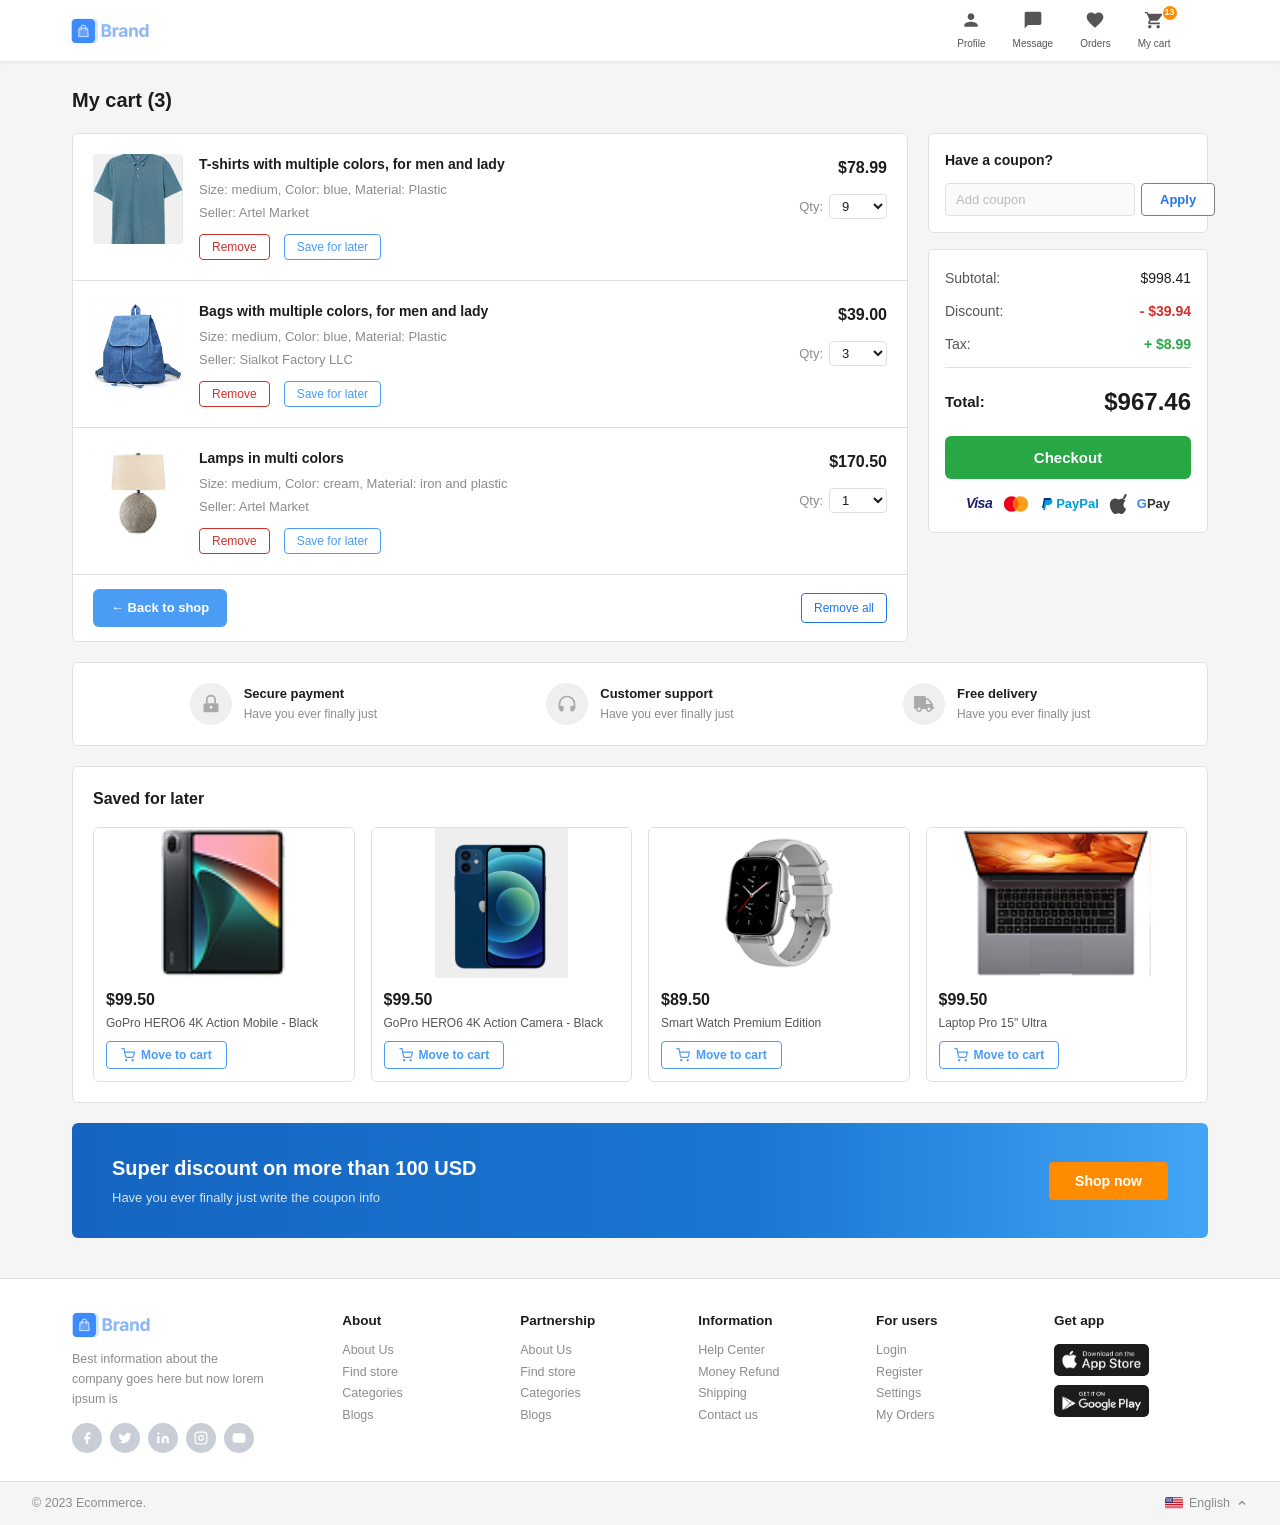
<file: web-cart.html>
<!DOCTYPE html>
<html lang="en">
<head>
  <meta charset="UTF-8" />
  <meta name="viewport" content="width=device-width, initial-scale=1.0" />
  <title>My Cart — Ecommerce</title>
  <link rel="stylesheet" href="css/web-cart.css" />
</head>
<body>

  <!-- ═══ HEADER ═══ -->
<header class="site-header">

   <!-- Top bar: Logo | Search | Icons -->
    <div class="header-top">
      <a href="#" class="brand">
        <img src="assets/assets/assets/Layout/Brand/logo-colored.png" alt="Brand" class="brand-logo">
      </a>


     <!-- Icon actions: Profile, Message, Orders, Cart — vertical icon+label -->
      <div class="header-actions">
  <!-- Profile -->
  <a href="#" class="icon-action">
    <span class="icon-svg">
      <svg width="22" height="22" viewBox="0 0 24 24" fill="currentColor" stroke="none">
        <path d="M12 12c2.21 0 4-1.79 4-4s-1.79-4-4-4-4 1.79-4 4 1.79 4 4 4zm0 2c-2.67 0-8 1.34-8 4v2h16v-2c0-2.66-5.33-4-8-4z"/>
      </svg>
    </span>
    <span>Profile</span>
  </a>
        <!-- Message -->
  <a href="#" class="icon-action">
    <span class="icon-svg">
      <svg width="22" height="22" viewBox="0 0 24 24" fill="currentColor" stroke="none">
        <path d="M20 2H4c-1.1 0-2 .9-2 2v18l4-4h14c1.1 0 2-.9 2-2V4c0-1.1-.9-2-2-2z"/>
      </svg>
    </span>
    <span>Message</span>
  </a>
       <a href="#" class="icon-action">
  <span class="icon-svg">
    <svg width="22" height="22" viewBox="0 0 24 24" fill="currentColor" stroke="none">
      <path d="M12 21.35l-1.45-1.32C5.4 15.36 2 12.28 2 8.5 2 5.42 4.42 3 7.5 3c1.74 0 3.41.81 4.5 2.09C13.09 3.81 14.76 3 16.5 3 19.58 3 22 5.42 22 8.5c0 3.78-3.4 6.86-8.55 11.54L12 21.35z"/>
    </svg>
  </span>
  <span>Orders</span>
</a>
         <a href="#" class="icon-action cart-icon">
    <span class="icon-svg">
      <svg width="22" height="22" viewBox="0 0 24 24" fill="currentColor" stroke="none">
        <path d="M7 18c-1.1 0-1.99.9-1.99 2S5.9 22 7 22s2-.9 2-2-.9-2-2-2zM1 2v2h2l3.6 7.59-1.35 2.45c-.16.28-.25.61-.25.96 0 1.1.9 2 2 2h12v-2H7.42c-.14 0-.25-.11-.25-.25l.03-.12L8.1 13h7.45c.75 0 1.41-.41 1.75-1.03L21.7 6c.1-.18.16-.39.16-.6 0-.55-.45-1-1-1H5.21l-.94-2H1zm16 16c-1.1 0-1.99.9-1.99 2s.89 2 1.99 2 2-.9 2-2-.9-2-2-2z"/>
      </svg>
    </span>
    <span>My cart</span>
    <span class="cart-count" id="cartCount">0</span>
  </a>
      </div>
    </div>
</header>

  <main class="main-wrap">

    <h1 class="page-title">My cart (3)</h1>

    <!-- CART LAYOUT: items left, summary right -->
    <div class="cart-layout">

      <!-- LEFT: Cart Items -->
      <div class="cart-items-col">

        <!-- Item 1 -->
        <div class="cart-item">
          <img src="assets/assets/assets/Layout/alibaba/Image/cloth/Bitmap.png" alt="T-shirt" class="item-img" />
          <div class="item-details">
            <div class="item-name">T-shirts with multiple colors, for men and lady</div>
            <div class="item-meta">Size: medium, Color: blue, Material: Plastic</div>
            <div class="item-seller">Seller: Artel Market</div>
            <div class="item-actions">
              <button class="btn-remove">Remove</button>
              <button class="btn-save">Save for later</button>
            </div>
          </div>
          <div class="item-right">
            <div class="item-price">$78.99</div>
            <div class="item-qty">
              <span class="qty-label">Qty:</span>
              <select class="qty-select">
                <option>9</option>
                <option>1</option><option>2</option><option>3</option>
                <option>4</option><option>5</option>
              </select>
            </div>
          </div>
        </div>

        <!-- Item 2 -->
        <div class="cart-item">
          <img src="assets/assets/assets/Layout/alibaba/Image/cloth/image 26.png" alt="T-shirt" class="item-img" />
          <div class="item-details">
            <div class="item-name">Bags with multiple colors, for men and lady</div>
            <div class="item-meta">Size: medium, Color: blue, Material: Plastic</div>
            <div class="item-seller">Seller: Sialkot Factory LLC</div>
            <div class="item-actions">
              <button class="btn-remove">Remove</button>
              <button class="btn-save">Save for later</button>
            </div>
          </div>
          <div class="item-right">
            <div class="item-price">$39.00</div>
            <div class="item-qty">
              <span class="qty-label">Qty:</span>
              <select class="qty-select">
                <option>3</option>
                <option>1</option><option>2</option>
              </select>
            </div>
          </div>
        </div>

        <!-- Item 3 -->
        <div class="cart-item">
          <img src="assets/assets/assets/Image/interior/6.png" alt="T-shirt" class="item-img" />
          <div class="item-details">
            <div class="item-name">Lamps in multi colors</div>
            <div class="item-meta">Size: medium, Color: cream, Material: iron and plastic</div>
            <div class="item-seller">Seller: Artel Market</div>
            <div class="item-actions">
              <button class="btn-remove">Remove</button>
              <button class="btn-save">Save for later</button>
            </div>
          </div>
          <div class="item-right">
            <div class="item-price">$170.50</div>
            <div class="item-qty">
              <span class="qty-label">Qty:</span>
              <select class="qty-select">
                <option>1</option>
                <option>2</option><option>3</option>
              </select>
            </div>
          </div>
        </div>

        <!-- Cart Bottom Bar -->
        <div class="cart-footer">
          <a href="#" class="btn-back-shop">&#8592; Back to shop</a>
          <a href="#" class="btn-remove-all">Remove all</a>
        </div>

      </div><!-- /cart-items-col -->

      <!-- RIGHT: Coupon + Summary -->
      <div class="summary-col">

        <!-- Coupon Box -->
        <div class="coupon-box">
          <div class="coupon-title">Have a coupon?</div>
          <div class="coupon-row">
            <input type="text" class="coupon-input" placeholder="Add coupon" />
            <button class="btn-apply">Apply</button>
          </div>
        </div>

        <!-- Order Summary -->
        <div class="order-summary">
          <div class="summary-row">
            <span class="sum-label">Subtotal:</span>
            <span class="sum-val">$1453.97</span>
          </div>
          <div class="summary-row">
            <span class="sum-label">Discount:</span>
            <span class="sum-val discount">- $60.00</span>
          </div>
          <div class="summary-row">
            <span class="sum-label">Tax:</span>
            <span class="sum-val tax">+ $14.00</span>
          </div>
          <hr class="sum-divider" />
          <div class="summary-row total-row">
            <span class="total-label">Total:</span>
            <span class="total-val">$1357.97</span>
          </div>

          <button class="btn-checkout">Checkout</button>

          <!-- Payment icons row -->
          <div class="payment-icons">
            <span class="pay-text visa-text">Visa</span>
            <svg class="pay-svg" width="32" height="20" viewBox="0 0 50 30"><circle cx="18" cy="15" r="12" fill="#eb001b"/><circle cx="32" cy="15" r="12" fill="#f79e1b"/><path d="M25 5.9a12 12 0 010 18.2A12 12 0 0125 5.9z" fill="#ff5f00"/></svg>
            <span class="pay-paypal">
              <svg width="14" height="16" viewBox="0 0 14 16" fill="none"><path d="M11.5 3C11.5 5.5 9.5 7 7 7H5L4 12H2L4 2h5c1.4 0 2.5 0.4 2.5 1z" fill="#003087"/><path d="M12.5 5C12.5 7.5 10.5 9 8 9H6L5 14H3L5 4h5c1.4 0 2.5 0.4 2.5 1z" fill="#009cde"/></svg>
              <span style="color:#009cde;font-weight:700;font-size:13px;">PayPal</span>
            </span>
            <svg class="pay-svg apple-pay" width="22" height="20" viewBox="0 0 814 1000"><path d="M788.1 340.9c-5.8 4.5-108.2 62.2-108.2 190.5 0 148.4 130.3 200.9 134.2 202.2-.6 3.2-20.7 71.9-68.7 141.9-42.8 61.6-87.5 123.1-155.5 123.1s-85.5-39.5-164-39.5c-76 0-103.7 40.8-165.9 40.8s-105-57.8-155.5-127.4C46 790.7 0 663 0 541.8c0-207.5 135.4-317.3 269-317.3 70.1 0 128.4 46.4 172.5 46.4 42.8 0 109.6-49.1 190.5-49.1zm-131.5-86.8c0-95.5 56.6-196.9 109.9-252.4a490 490 0 0188.5-80.1C847.7-79.5 833.2 0 833.2 10.9c0 97.3-56.5 196.2-111.3 252.4-54.8 56.2-130.3 96-203.3 96z" fill="#1a1a1a"/></svg>
            <span class="gpay-text">
              <span style="color:#4285f4;font-weight:700;font-size:13px;">G</span><span style="font-weight:700;font-size:13px;color:#333;"> Pay</span>
            </span>
          </div>
        </div>

      </div><!-- /summary-col -->
    </div><!-- /cart-layout -->

    <!-- TRUST BADGES -->
    <div class="trust-badges">
      <div class="trust-item">
        <span class="trust-icon-circle">
          <svg width="20" height="20" viewBox="0 0 24 24" fill="none">
            <rect x="3" y="11" width="18" height="11" rx="2" fill="#aaa"/>
            <path d="M7 11V7a5 5 0 0110 0v4" stroke="#aaa" stroke-width="2" fill="none"/>
            <circle cx="12" cy="16" r="1.5" fill="#fff"/>
          </svg>
        </span>
        <div class="trust-text">
          <div class="trust-title">Secure payment</div>
          <div class="trust-sub">Have you ever finally just</div>
        </div>
      </div>

      <div class="trust-item">
        <span class="trust-icon-circle">
          <svg width="20" height="20" viewBox="0 0 24 24" fill="none">
            <path d="M3 18v-6a9 9 0 0118 0v6" stroke="#aaa" stroke-width="2"/>
            <path d="M21 19a2 2 0 01-2 2h-1a2 2 0 01-2-2v-3a2 2 0 012-2h3z" fill="#aaa"/>
            <path d="M3 19a2 2 0 002 2h1a2 2 0 002-2v-3a2 2 0 00-2-2H3z" fill="#aaa"/>
          </svg>
        </span>
        <div class="trust-text">
          <div class="trust-title">Customer support</div>
          <div class="trust-sub">Have you ever finally just</div>
        </div>
      </div>

      <div class="trust-item">
        <span class="trust-icon-circle">
          <svg width="20" height="20" viewBox="0 0 640 512">
            <path d="M624 352h-16V262.1L479.5 93.9A48 48 0 00438.6 80H381V48c0-26.5-21.5-48-48-48H48C21.5 0 0 21.5 0 48v320c0 26.5 21.5 48 48 48h16c0 53 43 96 96 96s96-43 96-96h128c0 53 43 96 96 96s96-43 96-96h48c8.8 0 16-7.2 16-16v-32c0-8.8-7.2-16-16-16zM160 464c-26.5 0-48-21.5-48-48s21.5-48 48-48 48 21.5 48 48-21.5 48-48 48zm320 0c-26.5 0-48-21.5-48-48s21.5-48 48-48 48 21.5 48 48-21.5 48-48 48zm80-208H384V128h54.6l121.4 149.1V256z" fill="#aaa"/>
          </svg>
        </span>
        <div class="trust-text">
          <div class="trust-title">Free delivery</div>
          <div class="trust-sub">Have you ever finally just</div>
        </div>
      </div>
    </div>

    <!-- SAVED FOR LATER -->
    <section class="saved-section">
      <h2 class="section-title">Saved for later</h2>
      <div class="saved-grid">

        <div class="saved-item">
          <div class="saved-img-wrap">
            <img src="assets/assets/assets/Image/tech/image 32.png" alt="Laptop" />
          </div>
          <div class="saved-price">$99.50</div>
          <div class="saved-name">GoPro HERO6 4K Action Mobile - Black</div>
          <button class="btn-move-cart">
            <svg width="14" height="14" viewBox="0 0 24 24" fill="none" stroke="currentColor" stroke-width="2"><circle cx="9" cy="21" r="1"/><circle cx="20" cy="21" r="1"/><path d="M1 1h4l2.68 13.39a2 2 0 002 1.61h9.72a2 2 0 001.95-1.56l1.65-7.44H6"/></svg>
            Move to cart
          </button>
        </div>


        <div class="saved-item">
          <div class="saved-img-wrap">
            <img src="assets/assets/assets/Image/image 87.png" alt="Camera" />
          </div>
          <div class="saved-price">$99.50</div>
          <div class="saved-name">GoPro HERO6 4K Action Camera - Black</div>
          <button class="btn-move-cart">
            <svg width="14" height="14" viewBox="0 0 24 24" fill="none" stroke="currentColor" stroke-width="2"><circle cx="9" cy="21" r="1"/><circle cx="20" cy="21" r="1"/><path d="M1 1h4l2.68 13.39a2 2 0 002 1.61h9.72a2 2 0 001.95-1.56l1.65-7.44H6"/></svg>
            Move to cart
          </button>
           <div class="saved-item">
          <div class="saved-img-wrap">
            <img src="assets/assets/assets/Image/tech/8.png" alt="Watch" />
          </div>
          <div class="saved-price">$89.50</div>
          <div class="saved-name">GoPro HERO6 4K Action Camera - Black</div>
          <button class="btn-move-cart">
            <svg width="14" height="14" viewBox="0 0 24 24" fill="none" stroke="currentColor" stroke-width="2"><circle cx="9" cy="21" r="1"/><circle cx="20" cy="21" r="1"/><path d="M1 1h4l2.68 13.39a2 2 0 002 1.61h9.72a2 2 0 001.95-1.56l1.65-7.44H6"/></svg>
            Move to cart
          </button>
        </div>
        </div>
         <div class="saved-item">
          <div class="saved-img-wrap">
            <img src="assets/assets/assets/Image/tech/image 34.png" alt="Camera" />
          </div>
          <div class="saved-price">$99.50</div>
          <div class="saved-name">GoPro HERO6 4K Action Camera - Black</div>
          <button class="btn-move-cart">
            <svg width="14" height="14" viewBox="0 0 24 24" fill="none" stroke="currentColor" stroke-width="2"><circle cx="9" cy="21" r="1"/><circle cx="20" cy="21" r="1"/><path d="M1 1h4l2.68 13.39a2 2 0 002 1.61h9.72a2 2 0 001.95-1.56l1.65-7.44H6"/></svg>
            Move to cart
          </button>
        </div>
      </div>
    </section>

    <!-- PROMO BANNER -->
    <div class="promo-banner">
      <div class="promo-text">
        <div class="promo-title">Super discount on more than 100 USD</div>
        <div class="promo-sub">Have you ever finally just write the coupon info</div>
      </div>
      <button class="promo-btn">Shop now</button>
    </div>

  </main>

  <!-- FOOTER -->
  <footer class="site-footer">
    <div class="footer-inner">

      <div class="footer-brand-col">
        <div class="footer-brand">
          <img src="assets/assets/assets/Layout/Brand/logo-colored.png" alt="Brand" class="footer-brand-logo" />
        </div>
        <p>Best information about the company goes here but now lorem ipsum is</p>
        <div class="footer-socials">
          <a href="#" title="Facebook" class="social-icon">
            <svg width="14" height="14" viewBox="0 0 24 24" fill="currentColor"><path d="M18 2h-3a5 5 0 0 0-5 5v3H7v4h3v8h4v-8h3l1-4h-4V7a1 1 0 0 1 1-1h3z"/></svg>
          </a>
          <a href="#" title="Twitter" class="social-icon">
            <svg width="14" height="14" viewBox="0 0 24 24" fill="currentColor"><path d="M23 3a10.9 10.9 0 0 1-3.14 1.53 4.48 4.48 0 0 0-7.86 3v1A10.66 10.66 0 0 1 3 4s-4 9 5 13a11.64 11.64 0 0 1-7 2c9 5 20 0 20-11.5a4.5 4.5 0 0 0-.08-.83A7.72 7.72 0 0 0 23 3z"/></svg>
          </a>
          <a href="#" title="LinkedIn" class="social-icon">
            <svg width="14" height="14" viewBox="0 0 24 24" fill="currentColor"><path d="M16 8a6 6 0 0 1 6 6v7h-4v-7a2 2 0 0 0-2-2 2 2 0 0 0-2 2v7h-4v-7a6 6 0 0 1 6-6z"/><rect x="2" y="9" width="4" height="12"/><circle cx="4" cy="4" r="2"/></svg>
          </a>
          <a href="#" title="Instagram" class="social-icon">
            <svg width="14" height="14" viewBox="0 0 24 24" fill="none" stroke="currentColor" stroke-width="2"><rect x="2" y="2" width="20" height="20" rx="5" ry="5"/><circle cx="12" cy="12" r="4"/><circle cx="17.5" cy="6.5" r="1" fill="currentColor" stroke="none"/></svg>
          </a>
          <a href="#" title="YouTube" class="social-icon">
            <svg width="14" height="14" viewBox="0 0 24 24" fill="currentColor"><path d="M22.54 6.42a2.78 2.78 0 0 0-1.95-1.97C18.88 4 12 4 12 4s-6.88 0-8.59.45A2.78 2.78 0 0 0 1.46 6.42 29 29 0 0 0 1 12a29 29 0 0 0 .46 5.58 2.78 2.78 0 0 0 1.95 1.97C5.12 20 12 20 12 20s6.88 0 8.59-.45a2.78 2.78 0 0 0 1.96-1.97A29 29 0 0 0 23 12a29 29 0 0 0-.46-5.58z"/><polygon points="9.75 15.02 15.5 12 9.75 8.98 9.75 15.02" fill="#fff"/></svg>
          </a>
        </div>
      </div>

      <div class="footer-col">
        <h5>About</h5>
        <a href="#">About Us</a>
        <a href="#">Find store</a>
        <a href="#">Categories</a>
        <a href="#">Blogs</a>
      </div>

      <div class="footer-col">
        <h5>Partnership</h5>
        <a href="#">About Us</a>
        <a href="#">Find store</a>
        <a href="#">Categories</a>
        <a href="#">Blogs</a>
      </div>

      <div class="footer-col">
        <h5>Information</h5>
        <a href="#">Help Center</a>
        <a href="#">Money Refund</a>
        <a href="#">Shipping</a>
        <a href="#">Contact us</a>
      </div>

      <div class="footer-col">
        <h5>For users</h5>
        <a href="#">Login</a>
        <a href="#">Register</a>
        <a href="#">Settings</a>
        <a href="#">My Orders</a>
      </div>

      <div class="footer-col">
        <h5>Get app</h5>
        <a href="#" class="app-badge">
          <img src="assets/assets/assets/Layout/Misc/market-button.png" alt="App Store" />
        </a>
        <a href="#" class="app-badge">
          <img src="assets/assets/assets/Layout/Misc/Group.png" alt="Google Play" />
        </a>
      </div>

    </div>
    <div class="footer-bottom">
      <span>© 2023 Ecommerce.</span>
      <div class="footer-lang">
        <img src="assets/assets/assets/Layout1/Image/flags/US@2x.png" alt="US" style="width:18px;height:12px;border-radius:2px;object-fit:cover;" />
        <span>English</span>
        <svg width="12" height="12" viewBox="0 0 24 24" fill="none" stroke="currentColor" stroke-width="2.5">
            <polyline points="18 15 12 9 6 15"/>
        </svg>
      </div>
    </div>
  </footer>
<script src="js/main.js"></script>
</body>
</html>
</file>
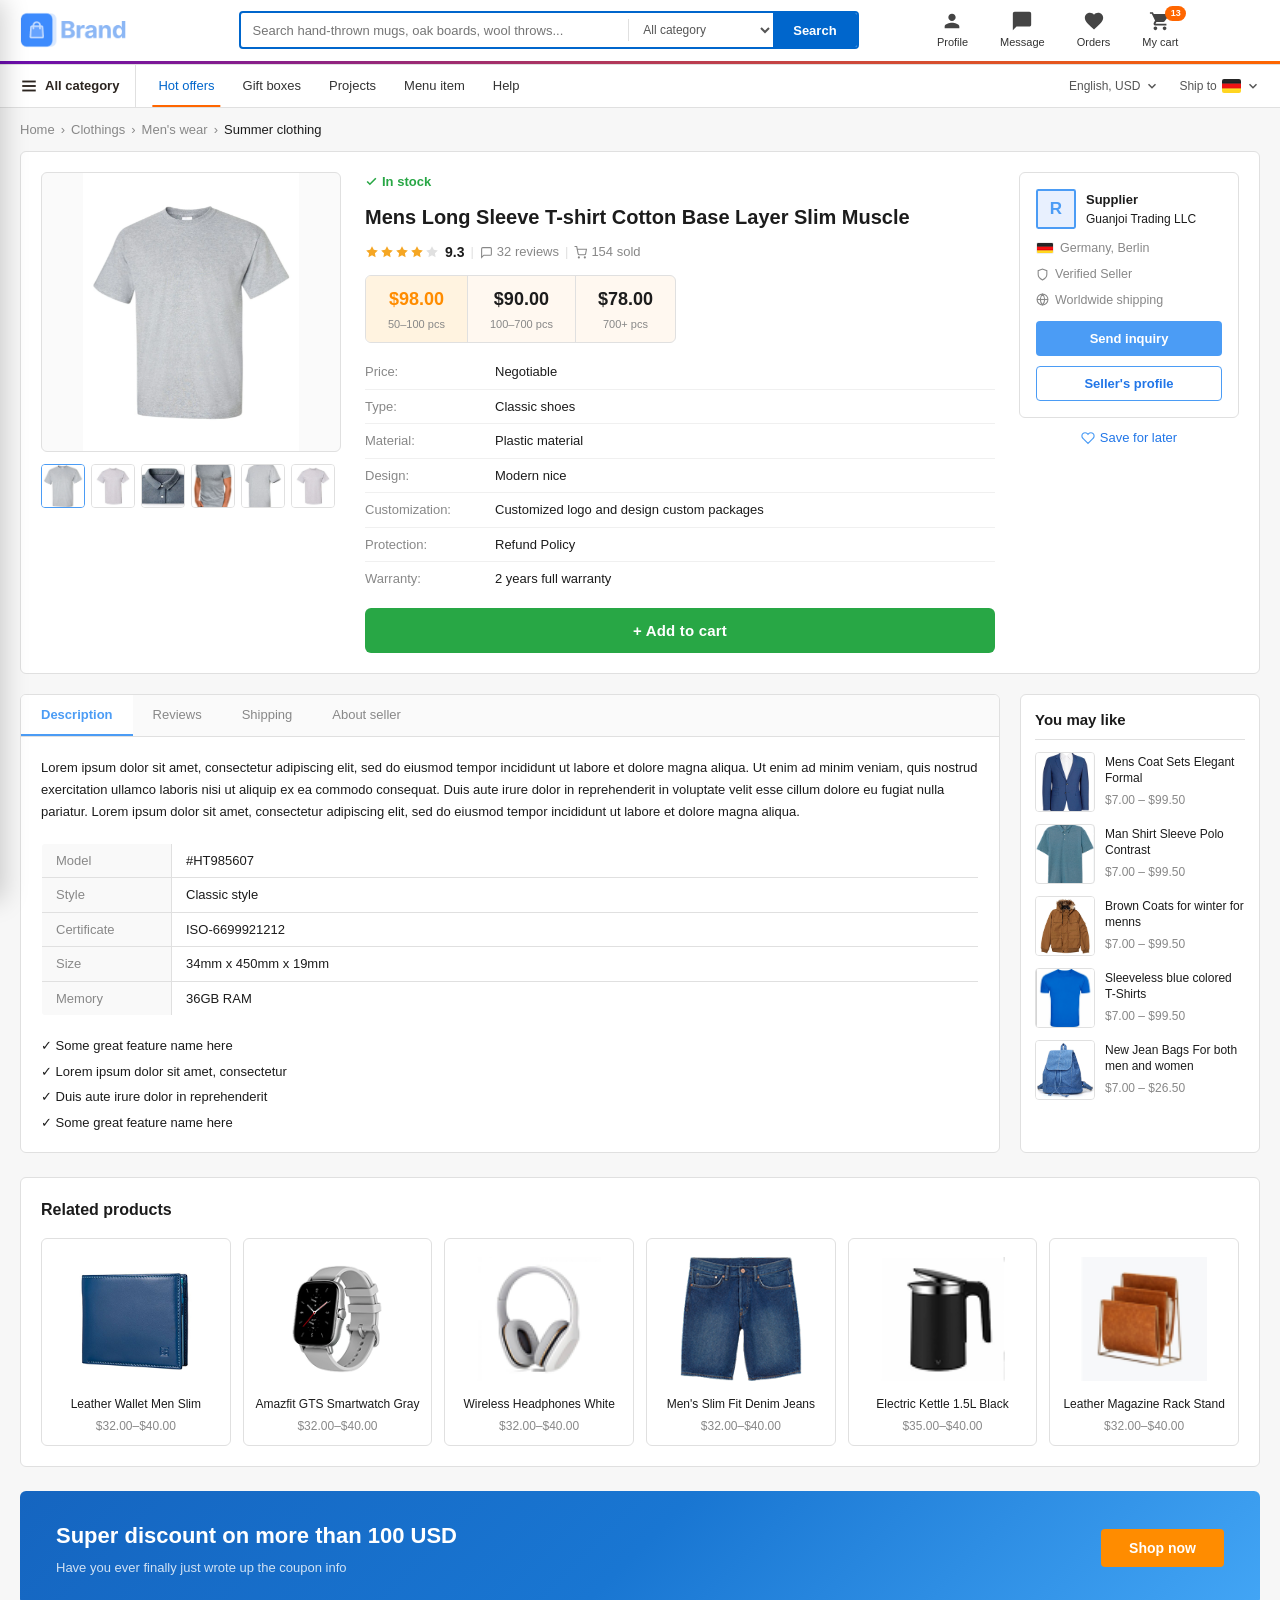
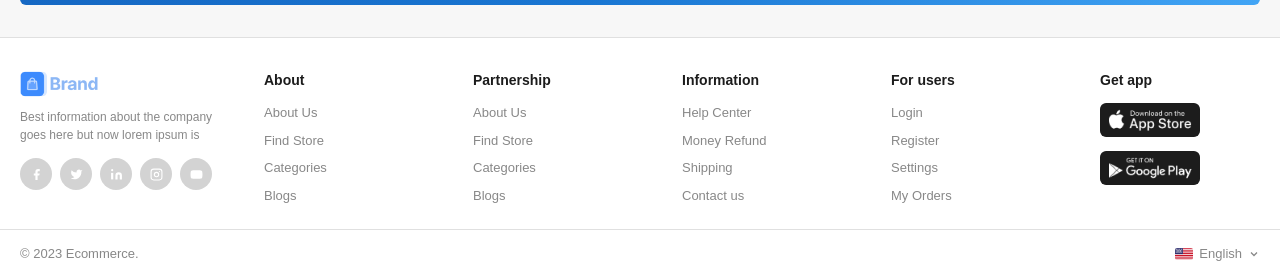
<file: webDetail.html>
<!DOCTYPE html>
<html lang="en">
<head>
  <meta charset="UTF-8" />
  <meta name="viewport" content="width=device-width, initial-scale=1.0" />
  <title>Product Details — Ecommerce</title>
  <link rel="stylesheet" href="css/webDetail.css" />
</head>
<body>
  <!-- HEADER -->
  <header class="site-header">
    <div class="header-top">
      <a href="#" class="brand">
        <img src="assets/assets/assets/Layout/Brand/logo-colored.png" alt="Brand" class="brand-logo">
      </a>
      <form class="search-form" role="search" onsubmit="return false;">
        <input type="search" placeholder="Search hand-thrown mugs, oak boards, wool throws..." aria-label="Search products" />
        <div class="search-divider"></div>
        <select aria-label="Filter by category">
          <option>All category</option>
          <option>Pottery &amp; Ceramics</option>
          <option>Woodwork</option>
          <option>Textiles</option>
          <option>Candles &amp; Scent</option>
          <option>Garden &amp; Outdoor</option>
        </select>
        <button type="submit">Search</button>
      </form>
      <div class="header-actions">
        <a href="#" class="icon-action">
          <span class="icon-svg"><svg width="22" height="22" viewBox="0 0 24 24" fill="currentColor"><path d="M12 12c2.21 0 4-1.79 4-4s-1.79-4-4-4-4 1.79-4 4 1.79 4 4 4zm0 2c-2.67 0-8 1.34-8 4v2h16v-2c0-2.66-5.33-4-8-4z"/></svg></span>
          <span>Profile</span>
        </a>
        <a href="#" class="icon-action">
          <span class="icon-svg"><svg width="22" height="22" viewBox="0 0 24 24" fill="currentColor"><path d="M20 2H4c-1.1 0-2 .9-2 2v18l4-4h14c1.1 0 2-.9 2-2V4c0-1.1-.9-2-2-2z"/></svg></span>
          <span>Message</span>
        </a>
        <a href="#" class="icon-action">
          <span class="icon-svg"><svg width="22" height="22" viewBox="0 0 24 24" fill="currentColor"><path d="M12 21.35l-1.45-1.32C5.4 15.36 2 12.28 2 8.5 2 5.42 4.42 3 7.5 3c1.74 0 3.41.81 4.5 2.09C13.09 3.81 14.76 3 16.5 3 19.58 3 22 5.42 22 8.5c0 3.78-3.4 6.86-8.55 11.54L12 21.35z"/></svg></span>
          <span>Orders</span>
        </a>
        <a href="#" class="icon-action cart-icon">
          <span class="icon-svg"><svg width="22" height="22" viewBox="0 0 24 24" fill="currentColor"><path d="M7 18c-1.1 0-1.99.9-1.99 2S5.9 22 7 22s2-.9 2-2-.9-2-2-2zM1 2v2h2l3.6 7.59-1.35 2.45c-.16.28-.25.61-.25.96 0 1.1.9 2 2 2h12v-2H7.42c-.14 0-.25-.11-.25-.25l.03-.12L8.1 13h7.45c.75 0 1.41-.41 1.75-1.03L21.7 6c.1-.18.16-.39.16-.6 0-.55-.45-1-1-1H5.21l-.94-2H1zm16 16c-1.1 0-1.99.9-1.99 2s.89 2 1.99 2 2-.9 2-2-.9-2-2-2z"/></svg></span>
          <span>My cart</span>
          <span class="cart-count" id="cartCount">0</span>
        </a>
      </div>
    </div>
    <div class="header-accent-line"></div>
    <nav class="header-nav">
      <div class="nav-row">
        <button class="nav-hamburger">
          <svg width="18" height="18" viewBox="0 0 24 24" fill="none" stroke="currentColor" stroke-width="2.5"><line x1="3" y1="6" x2="21" y2="6"/><line x1="3" y1="12" x2="21" y2="12"/><line x1="3" y1="18" x2="21" y2="18"/></svg>
          <span class="cat-label">All category</span><span class="menu-label">Menu</span>
        </button>
        <a href="#" class="active">Hot offers</a>
        <a href="#">Gift boxes</a>
        <a href="#">Projects</a>
        <a href="#">Menu item</a>
        <a href="#">Help</a>
        <div class="nav-right">
          <div class="nav-locale">
            <span>English, USD</span>
            <svg width="14" height="14" viewBox="0 0 24 24" fill="none" stroke="currentColor" stroke-width="2.5"><polyline points="6 9 12 15 18 9"/></svg>
          </div>
          <div class="nav-ship">
            <span>Ship to</span>
            <img src="assets/assets/assets/Layout1/Image/flags/DE@2x.png" alt="DE">
            <svg width="14" height="14" viewBox="0 0 24 24" fill="none" stroke="currentColor" stroke-width="2.5"><polyline points="6 9 12 15 18 9"/></svg>
          </div>
        </div>
      </div>
    </nav>
  </header>

  <!-- ═══ SLIDE-IN SIDEBAR — opens on "All category" / "Menu" click ═══ -->
  <div class="cat-sidebar-overlay" id="catOverlay"></div>
  <aside class="cat-sidebar" id="catSidebar">
    <button class="cat-sidebar-close" id="catSidebarClose" aria-label="Close">
      <svg width="18" height="18" viewBox="0 0 24 24" fill="none" stroke="currentColor" stroke-width="2.5"><line x1="18" y1="6" x2="6" y2="18"/><line x1="6" y1="6" x2="18" y2="18"/></svg>
    </button>
    <div class="csb-auth-row">
      <div class="csb-avatar">
        <svg width="30" height="30" viewBox="0 0 24 24" fill="none" stroke="#aaa" stroke-width="1.5"><circle cx="12" cy="8" r="4"/><path d="M4 20c0-4 3.6-7 8-7s8 3 8 7"/></svg>
      </div>
      <div class="csb-auth-links">
        <a href="#">Sign in</a><span>/</span><a href="#">Register</a>
      </div>
    </div>
    <nav class="csb-nav">
      <a href="index.html" class="csb-item"><svg width="16" height="16" viewBox="0 0 24 24" fill="none" stroke="currentColor" stroke-width="2"><path d="M3 9l9-7 9 7v11a2 2 0 0 1-2 2H5a2 2 0 0 1-2-2z"/><polyline points="9 22 9 12 15 12 15 22"/></svg> Home</a>
      <a href="webGridView.html" class="csb-item"><svg width="16" height="16" viewBox="0 0 24 24" fill="none" stroke="currentColor" stroke-width="2"><rect x="3" y="3" width="7" height="7"/><rect x="14" y="3" width="7" height="7"/><rect x="14" y="14" width="7" height="7"/><rect x="3" y="14" width="7" height="7"/></svg> Categories</a>
      <a href="#" class="csb-item"><svg width="16" height="16" viewBox="0 0 24 24" fill="none" stroke="currentColor" stroke-width="2"><path d="M20.84 4.61a5.5 5.5 0 0 0-7.78 0L12 5.67l-1.06-1.06a5.5 5.5 0 0 0-7.78 7.78l1.06 1.06L12 21.23l7.78-7.78 1.06-1.06a5.5 5.5 0 0 0 0-7.78z"/></svg> Favorites</a>
      <a href="web-cart.html" class="csb-item"><svg width="16" height="16" viewBox="0 0 24 24" fill="none" stroke="currentColor" stroke-width="2"><path d="M6 2L3 6v14a2 2 0 002 2h14a2 2 0 002-2V6l-3-4z"/><line x1="3" y1="6" x2="21" y2="6"/><path d="M16 10a4 4 0 01-8 0"/></svg> My orders</a>
    </nav>
    <div class="csb-divider"></div>
    <div class="csb-locale-row">
      <svg width="14" height="14" viewBox="0 0 24 24" fill="none" stroke="currentColor" stroke-width="2"><circle cx="12" cy="12" r="10"/><line x1="2" y1="12" x2="22" y2="12"/><path d="M12 2a15.3 15.3 0 0 1 4 10 15.3 15.3 0 0 1-4 10 15.3 15.3 0 0 1-4-10 15.3 15.3 0 0 1 4-10z"/></svg>
      <span>English | USD</span>
      <svg width="10" height="10" viewBox="0 0 24 24" fill="none" stroke="currentColor" stroke-width="2.5"><polyline points="6 9 12 15 18 9"/></svg>
    </div>
    <nav class="csb-nav">
      <a href="#" class="csb-item"><svg width="16" height="16" viewBox="0 0 24 24" fill="none" stroke="currentColor" stroke-width="2"><path d="M22 16.92v3a2 2 0 01-2.18 2 19.79 19.79 0 01-8.63-3.07A19.5 19.5 0 013.07 9.81a19.79 19.79 0 01-3.07-8.72A2 2 0 012 0h3a2 2 0 012 1.72 12.84 12.84 0 00.7 2.81 2 2 0 01-.45 2.11L6.09 7.91a16 16 0 006 6l1.27-1.27a2 2 0 012.11-.45 12.84 12.84 0 002.81.7A2 2 0 0122 14.92z"/></svg> Contact us</a>
      <a href="#" class="csb-item"><svg width="16" height="16" viewBox="0 0 24 24" fill="none" stroke="currentColor" stroke-width="2"><circle cx="12" cy="12" r="10"/><line x1="12" y1="8" x2="12" y2="12"/><line x1="12" y1="16" x2="12.01" y2="16"/></svg> About</a>
    </nav>
    <div class="csb-divider"></div>
    <div class="csb-footer-links">
      <a href="#">User agreement</a>
      <a href="#">Partnership</a>
      <a href="#">Privacy policy</a>
    </div>
  </aside>

  <!-- BREADCRUMB -->
  <div class="breadcrumb-bar">
    <a href="#">Home</a><span class="bc-sep">&rsaquo;</span>
    <a href="#">Clothings</a><span class="bc-sep">&rsaquo;</span>
    <a href="#">Men's wear</a><span class="bc-sep">&rsaquo;</span>
    <span class="bc-current">Summer clothing</span>
  </div>
  <!-- MAIN -->
  <main class="main-wrap">
    <!-- PRODUCT CARD -->
    <div class="product-card">
      <!-- LEFT: Gallery -->
      <div class="gallery-col">
        <div class="main-img-box">
          <img src="assets/assets/assets/Layout/alibaba/Image/cloth/grey1.png" alt="Polo Shirt Main" id="mainImg" />
        </div>
        <div class="thumb-row">
          <img src="assets/assets/assets/Layout/alibaba/Image/cloth/grey1.png" class="thumb active" alt="t1" onclick="swapImg(this)">
          <img src="assets/assets/assets/Layout/alibaba/Image/cloth/grey3.png" class="thumb" alt="t2" onclick="swapImg(this)">
          <img src="assets/assets/assets/Layout/alibaba/Image/cloth/grey5.png" class="thumb" alt="t3" onclick="swapImg(this)">
          <img src="assets/assets/assets/Layout/alibaba/Image/cloth/grey4.png" class="thumb" alt="t4" onclick="swapImg(this)">
          <img src="assets/assets/assets/Layout/alibaba/Image/cloth/grey2.png" class="thumb" alt="t5" onclick="swapImg(this)">
          <img src="assets/assets/assets/Layout/alibaba/Image/cloth/grey3.png" class="thumb" alt="t6" onclick="swapImg(this)">
        </div>
      </div>
      <!-- MIDDLE: Product Info -->
      <div class="info-col">
        <div class="in-stock">
          <svg width="13" height="13" viewBox="0 0 24 24" fill="none" stroke="#28a745" stroke-width="3"><polyline points="20 6 9 17 4 12"/></svg>
          In stock
        </div>
        <h1 class="prod-name">Mens Long Sleeve T-shirt Cotton Base Layer Slim Muscle</h1>
        <div class="rating-row">
          <span class="stars">
            <svg width="14" height="14" viewBox="0 0 24 24" fill="#f5a623"><path d="M12 2l3.09 6.26L22 9.27l-5 4.87 1.18 6.88L12 17.77l-6.18 3.25L7 14.14 2 9.27l6.91-1.01L12 2z"/></svg>
            <svg width="14" height="14" viewBox="0 0 24 24" fill="#f5a623"><path d="M12 2l3.09 6.26L22 9.27l-5 4.87 1.18 6.88L12 17.77l-6.18 3.25L7 14.14 2 9.27l6.91-1.01L12 2z"/></svg>
            <svg width="14" height="14" viewBox="0 0 24 24" fill="#f5a623"><path d="M12 2l3.09 6.26L22 9.27l-5 4.87 1.18 6.88L12 17.77l-6.18 3.25L7 14.14 2 9.27l6.91-1.01L12 2z"/></svg>
            <svg width="14" height="14" viewBox="0 0 24 24" fill="#f5a623"><path d="M12 2l3.09 6.26L22 9.27l-5 4.87 1.18 6.88L12 17.77l-6.18 3.25L7 14.14 2 9.27l6.91-1.01L12 2z"/></svg>
            <svg width="14" height="14" viewBox="0 0 24 24" fill="#e0e0e0"><path d="M12 2l3.09 6.26L22 9.27l-5 4.87 1.18 6.88L12 17.77l-6.18 3.25L7 14.14 2 9.27l6.91-1.01L12 2z"/></svg>
          </span>
          <span class="rating-val">9.3</span>
          <span class="rating-sep">|</span>
          <span class="rating-reviews">
            <svg width="13" height="13" viewBox="0 0 24 24" fill="none" stroke="#888" stroke-width="2"><path d="M21 15a2 2 0 0 1-2 2H7l-4 4V5a2 2 0 0 1 2-2h14a2 2 0 0 1 2 2z"/></svg>
            32 reviews
          </span>
          <span class="rating-sep">|</span>
          <span class="sold-count">
            <svg width="13" height="13" viewBox="0 0 24 24" fill="none" stroke="#888" stroke-width="2"><circle cx="9" cy="21" r="1"/><circle cx="20" cy="21" r="1"/><path d="M1 1h4l2.68 13.39a2 2 0 0 0 2 1.61h9.72a2 2 0 0 0 2-1.61L23 6H6"/></svg>
            154 sold
          </span>
        </div>
        <!-- Pricing tiers -->
        <div class="price-tiers">
          <div class="price-tier active-tier">
            <div class="tier-price">$98.00</div>
            <div class="tier-label">50–100 pcs</div>
          </div>
          <div class="price-tier">
            <div class="tier-price">$90.00</div>
            <div class="tier-label">100–700 pcs</div>
          </div>
          <div class="price-tier">
            <div class="tier-price">$78.00</div>
            <div class="tier-label">700+ pcs</div>
          </div>
        </div>
        <!-- Specs table -->
        <table class="spec-table">
          <tr><td class="spec-label">Price:</td><td class="spec-val">Negotiable</td></tr>
          <tr><td class="spec-label">Type:</td><td class="spec-val">Classic shoes</td></tr>
          <tr><td class="spec-label">Material:</td><td class="spec-val">Plastic material</td></tr>
          <tr><td class="spec-label">Design:</td><td class="spec-val">Modern nice</td></tr>
          <tr><td class="spec-label">Customization:</td><td class="spec-val">Customized logo and design custom packages</td></tr>
          <tr><td class="spec-label">Protection:</td><td class="spec-val">Refund Policy</td></tr>
          <tr><td class="spec-label">Warranty:</td><td class="spec-val">2 years full warranty</td></tr>
        </table>
        <!-- Add to cart -->
        <button class="btn-add-cart">+ Add to cart</button>
      </div>
      <!-- RIGHT: Supplier -->
      <div class="supplier-col">
        <div class="supplier-card">
          <div class="supplier-header">
            <div class="supplier-avatar">R</div>
            <div>
              <div class="supplier-name">Supplier</div>
              <div class="supplier-company">Guanjoi Trading LLC</div>
            </div>
          </div>
          <div class="supplier-details">
            <div class="supp-item">
              <img src="assets/assets/assets/Layout1/Image/flags/DE@2x.png" alt="DE" class="supp-flag">
              Germany, Berlin
            </div>
            <div class="supp-item supp-verified">
              <svg width="13" height="13" viewBox="0 0 24 24" fill="none" stroke="#888" stroke-width="2"><path d="M12 22s8-4 8-10V5l-8-3-8 3v7c0 6 8 10 8 10z"/></svg>
              Verified Seller
            </div>
            <div class="supp-item">
              <svg width="13" height="13" viewBox="0 0 24 24" fill="none" stroke="#888" stroke-width="2"><circle cx="12" cy="12" r="10"/><line x1="2" y1="12" x2="22" y2="12"/><path d="M12 2a15.3 15.3 0 0 1 4 10 15.3 15.3 0 0 1-4 10 15.3 15.3 0 0 1-4-10 15.3 15.3 0 0 1 4-10z"/></svg>
              Worldwide shipping
            </div>
          </div>
          <button class="btn-inquiry">Send inquiry</button>
          <button class="btn-seller-profile">Seller's profile</button>
        </div>
        <div class="save-later">
          <svg width="14" height="14" viewBox="0 0 24 24" fill="none" stroke="#4b9cf5" stroke-width="2"><path d="M20.84 4.61a5.5 5.5 0 0 0-7.78 0L12 5.67l-1.06-1.06a5.5 5.5 0 0 0-7.78 7.78l1.06 1.06L12 21.23l7.78-7.78 1.06-1.06a5.5 5.5 0 0 0 0-7.78z"/></svg>
          Save for later
        </div>
      </div>
    </div>
    <!-- TABS + YOU MAY LIKE -->
    <div class="lower-section">
      <div class="tabs-panel">
        <div class="tabs-header">
          <button class="tab-btn active" onclick="switchTab(this,'desc')">Description</button>
          <button class="tab-btn" onclick="switchTab(this,'reviews')">Reviews</button>
          <button class="tab-btn" onclick="switchTab(this,'shipping')">Shipping</button>
          <button class="tab-btn" onclick="switchTab(this,'about')">About seller</button>
        </div>
        <div class="tab-pane" id="desc">
          <p class="tab-desc">Lorem ipsum dolor sit amet, consectetur adipiscing elit, sed do eiusmod tempor incididunt ut labore et dolore magna aliqua. Ut enim ad minim veniam, quis nostrud exercitation ullamco laboris nisi ut aliquip ex ea commodo consequat. Duis aute irure dolor in reprehenderit in voluptate velit esse cillum dolore eu fugiat nulla pariatur. Lorem ipsum dolor sit amet, consectetur adipiscing elit, sed do eiusmod tempor incididunt ut labore et dolore magna aliqua.</p>
          <table class="detail-spec-table">
            <tr><td class="ds-label">Model</td><td class="ds-val">#HT985607</td></tr>
            <tr><td class="ds-label">Style</td><td class="ds-val">Classic style</td></tr>
            <tr><td class="ds-label">Certificate</td><td class="ds-val">ISO-6699921212</td></tr>
            <tr><td class="ds-label">Size</td><td class="ds-val">34mm x 450mm x 19mm</td></tr>
            <tr><td class="ds-label">Memory</td><td class="ds-val">36GB RAM</td></tr>
          </table>
          <ul class="features-list">
            <li>✓ Some great feature name here</li>
            <li>✓ Lorem ipsum dolor sit amet, consectetur</li>
            <li>✓ Duis aute irure dolor in reprehenderit</li>
            <li>✓ Some great feature name here</li>
          </ul>
        </div>
        <div class="tab-pane hidden" id="reviews"><p>Reviews content goes here.</p></div>
        <div class="tab-pane hidden" id="shipping"><p>Shipping content goes here.</p></div>
        <div class="tab-pane hidden" id="about"><p>About seller content goes here.</p></div>
      </div>
      <div class="you-may-like">
        <h3 class="yml-title">You may like</h3>
        <div class="yml-list">
          <div class="yml-item">
            <img src="assets/assets/assets/Layout/alibaba/Image/cloth/image 30.png" alt="p1">
            <div class="yml-info"><div class="yml-name">Mens Coat Sets Elegant Formal</div><div class="yml-price">$7.00 – $99.50</div></div>
          </div>
          <div class="yml-item">
            <img src="assets/assets/assets/Layout/alibaba/Image/cloth/Bitmap.png" alt="p2">
            <div class="yml-info"><div class="yml-name">Man Shirt Sleeve Polo Contrast</div><div class="yml-price">$7.00 – $99.50</div></div>
          </div>
          <div class="yml-item">
            <img src="assets/assets/assets/Layout/alibaba/Image/cloth/2 1.png" alt="p3">
            <div class="yml-info"><div class="yml-name">Brown Coats for winter for menns</div><div class="yml-price">$7.00 – $99.50</div></div>
          </div>
          <div class="yml-item">
            <img src="assets/assets/assets/Layout/alibaba/Image/cloth/blue1.png" alt="p4">
            <div class="yml-info"><div class="yml-name">Sleeveless blue colored T-Shirts</div><div class="yml-price">$7.00 – $99.50</div></div>
          </div>
          <div class="yml-item">
            <img src="assets/assets/assets/Layout/alibaba/Image/cloth/image 26.png" alt="p5">
            <div class="yml-info"><div class="yml-name">New Jean Bags For both men and women</div><div class="yml-price">$7.00 – $26.50</div></div>
          </div>
        </div>
      </div>
    </div>
    <!-- RELATED PRODUCTS -->
    <section class="related-products">
      <h2 class="section-title">Related products</h2>
      <div class="related-grid">
        <div class="rel-item"><img src="assets/assets/assets/Layout/alibaba/Image/cloth/image 24.png" alt="Leather Wallet"><div class="rel-name">Leather Wallet Men Slim</div><div class="rel-price">$32.00–$40.00</div></div>
        <div class="rel-item"><img src="assets/assets/assets/Image/tech/8.png" alt="Smartwatch"><div class="rel-name">Amazfit GTS Smartwatch Gray</div><div class="rel-price">$32.00–$40.00</div></div>
        <div class="rel-item"><img src="assets/assets/assets/Image/tech/image 86.png" alt="Headphones"><div class="rel-name">Wireless Headphones White</div><div class="rel-price">$32.00–$40.00</div></div>
        <div class="rel-item"><img src="assets/assets/assets/Layout/alibaba/Image/cloth/Bitmap (2).png" alt="Jeans"><div class="rel-name">Men's Slim Fit Denim Jeans</div><div class="rel-price">$32.00–$40.00</div></div>
        <div class="rel-item"><img src="assets/assets/assets/Image/tech/image 85.png" alt="Electric Kettle"><div class="rel-name">Electric Kettle 1.5L Black</div><div class="rel-price">$35.00–$40.00</div></div>
        <div class="rel-item"><img src="assets/assets/assets/Image/interior/7.png" alt="Magazine Rack"><div class="rel-name">Leather Magazine Rack Stand</div><div class="rel-price">$32.00–$40.00</div></div>
      </div>
    </section>
    <!-- PROMO BANNER -->
    <div class="promo-banner">
      <div class="promo-text">
        <div class="promo-title">Super discount on more than 100 USD</div>
        <div class="promo-sub">Have you ever finally just wrote up the coupon info</div>
      </div>
      <button class="promo-btn">Shop now</button>
    </div>
  </main>
  <!-- FOOTER -->
  <footer class="site-footer">
    <div class="footer-inner">
      <div class="footer-brand-col">
        <div class="footer-brand">
          <img src="assets/assets/assets/Layout/Brand/logo-colored.png" alt="Brand" class="brand-logo" />
        </div>
        <p class="footer-tagline">Best information about the company goes here but now lorem ipsum is</p>
        <div class="social-icons">
          <a href="#" class="soc-icon"><svg width="13" height="13" viewBox="0 0 24 24" fill="currentColor"><path d="M18 2h-3a5 5 0 0 0-5 5v3H7v4h3v8h4v-8h3l1-4h-4V7a1 1 0 0 1 1-1h3z"/></svg></a>
          <a href="#" class="soc-icon"><svg width="13" height="13" viewBox="0 0 24 24" fill="currentColor"><path d="M23 3a10.9 10.9 0 0 1-3.14 1.53 4.48 4.48 0 0 0-7.86 3v1A10.66 10.66 0 0 1 3 4s-4 9 5 13a11.64 11.64 0 0 1-7 2c9 5 20 0 20-11.5a4.5 4.5 0 0 0-.08-.83A7.72 7.72 0 0 0 23 3z"/></svg></a>
          <a href="#" class="soc-icon"><svg width="13" height="13" viewBox="0 0 24 24" fill="currentColor"><path d="M16 8a6 6 0 0 1 6 6v7h-4v-7a2 2 0 0 0-2-2 2 2 0 0 0-2 2v7h-4v-7a6 6 0 0 1 6-6z"/><rect x="2" y="9" width="4" height="12"/><circle cx="4" cy="4" r="2"/></svg></a>
          <a href="#" class="soc-icon"><svg width="13" height="13" viewBox="0 0 24 24" fill="none" stroke="currentColor" stroke-width="2"><rect x="2" y="2" width="20" height="20" rx="5"/><circle cx="12" cy="12" r="4"/><circle cx="17.5" cy="6.5" r="1" fill="currentColor" stroke="none"/></svg></a>
          <a href="#" class="soc-icon"><svg width="13" height="13" viewBox="0 0 24 24" fill="currentColor"><path d="M22.54 6.42a2.78 2.78 0 0 0-1.95-1.97C18.88 4 12 4 12 4s-6.88 0-8.59.45A2.78 2.78 0 0 0 1.46 6.42 29 29 0 0 0 1 12a29 29 0 0 0 .46 5.58 2.78 2.78 0 0 0 1.95 1.97C5.12 20 12 20 12 20s6.88 0 8.59-.45a2.78 2.78 0 0 0 1.96-1.97A29 29 0 0 0 23 12a29 29 0 0 0-.46-5.58z"/><polygon points="9.75 15.02 15.5 12 9.75 8.98 9.75 15.02" fill="#fff"/></svg></a>
        </div>
      </div>
      <div class="footer-col"><h4 class="footer-col-title">About</h4><a href="#">About Us</a><a href="#">Find Store</a><a href="#">Categories</a><a href="#">Blogs</a></div>
      <div class="footer-col"><h4 class="footer-col-title">Partnership</h4><a href="#">About Us</a><a href="#">Find Store</a><a href="#">Categories</a><a href="#">Blogs</a></div>
      <div class="footer-col"><h4 class="footer-col-title">Information</h4><a href="#">Help Center</a><a href="#">Money Refund</a><a href="#">Shipping</a><a href="#">Contact us</a></div>
      <div class="footer-col"><h4 class="footer-col-title">For users</h4><a href="#">Login</a><a href="#">Register</a><a href="#">Settings</a><a href="#">My Orders</a></div>
      <div class="footer-col footer-app-col">
        <h4 class="footer-col-title">Get app</h4>
        <a href="#" class="app-badge"><img src="assets/assets/assets/Layout/Misc/market-button.png" alt="App Store" /></a>
        <a href="#" class="app-badge"><img src="assets/assets/assets/Layout/Misc/Group.png" alt="Google Play" /></a>
      </div>
    </div>
    <div class="footer-bottom">
      <span>© 2023 Ecommerce.</span>
      <div class="footer-lang">
        <img src="assets/assets/assets/Layout1/Image/flags/US@2x.png" alt="US" style="width:18px;height:12px;border-radius:2px;object-fit:cover;" />
        <span>English</span>
        <svg width="12" height="12" viewBox="0 0 24 24" fill="none" stroke="currentColor" stroke-width="2.5"><polyline points="6 9 12 15 18 9"/></svg>
      </div>
    </div>
  </footer>
  <script src="js/main.js"></script>
</body>
</html>
</file>
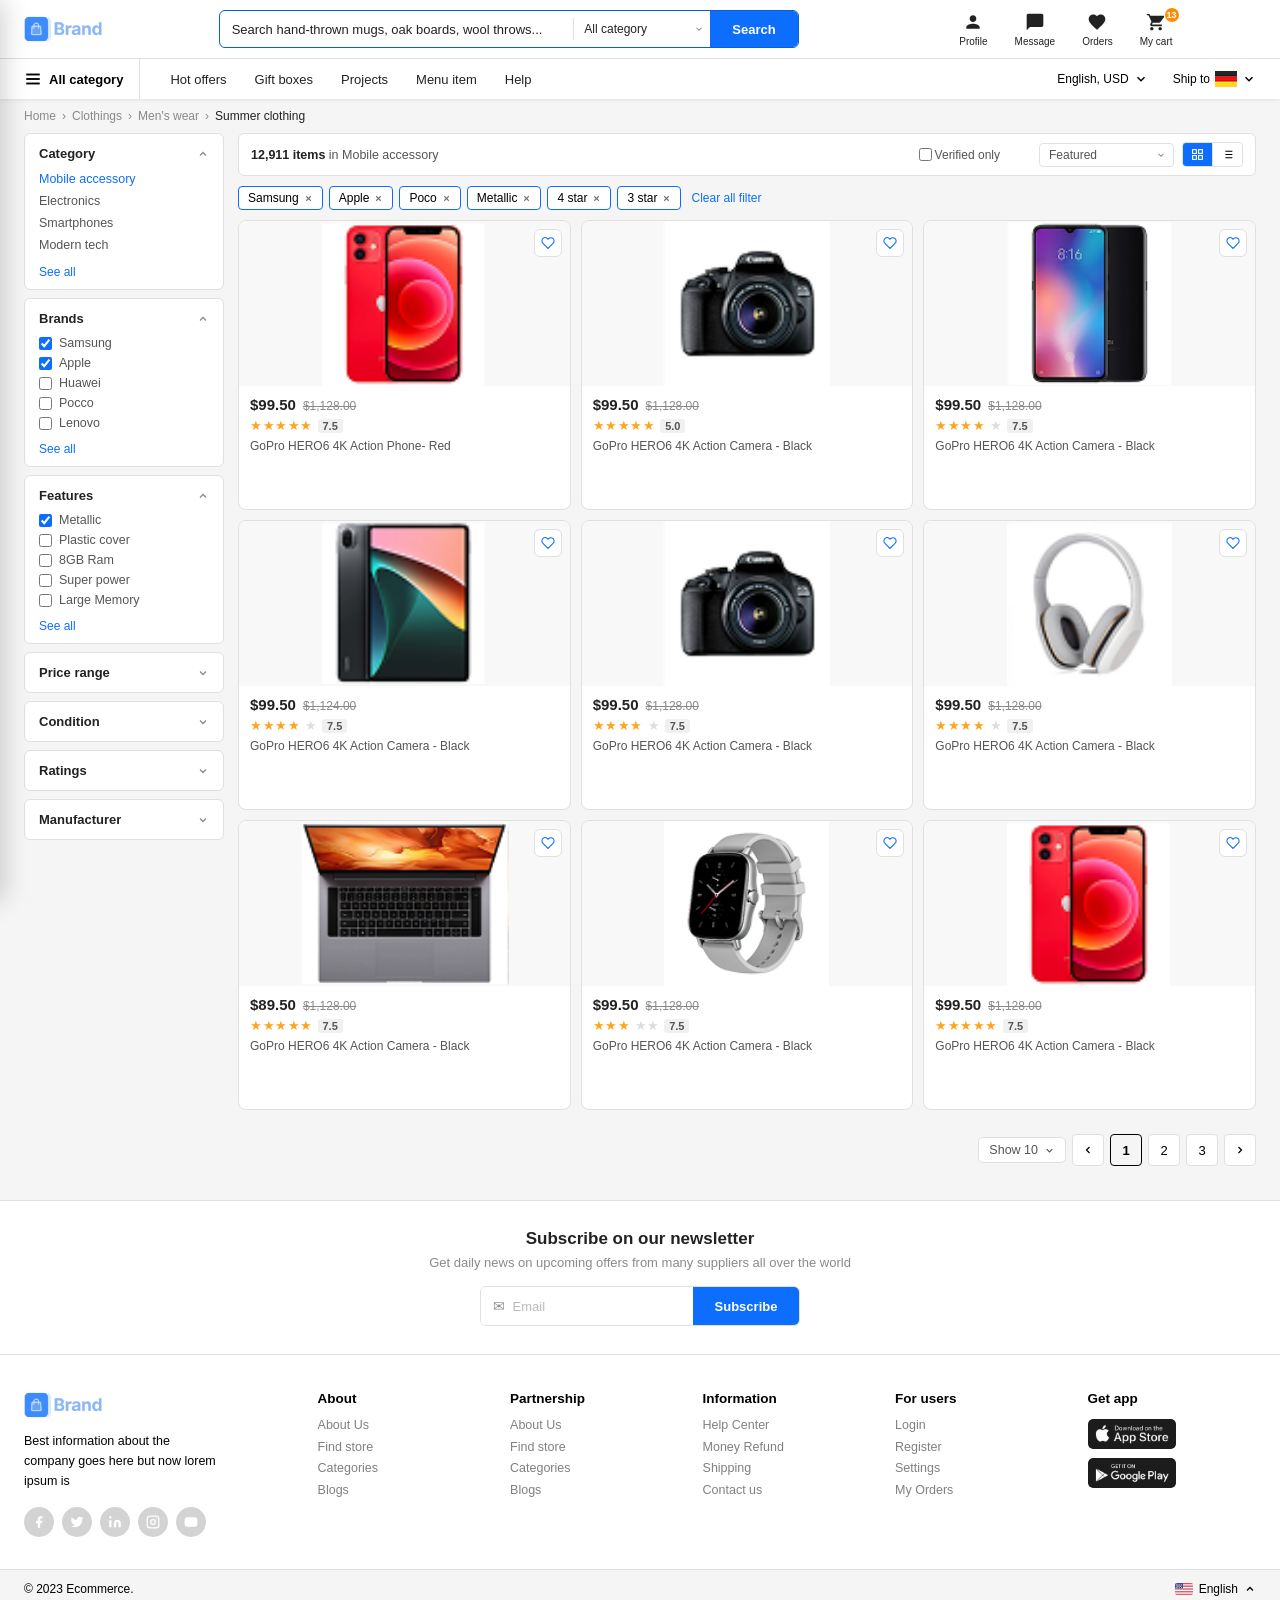
<file: webGridView.html>
<!DOCTYPE html>
<html lang="en">
<head>
<meta charset="UTF-8"/>
<meta name="viewport" content="width=device-width, initial-scale=1.0"/>
<title>Mobile Accessory — Brand (Grid View)</title>
<link rel="stylesheet" href="css/webGridView.css"/>
</head>
<body>

<!-- ═══ HEADER ═══ -->
<header class="site-header">

   <!-- Top bar: Logo | Search | Icons -->
    <div class="header-top">
      <a href="#" class="brand">
        <img src="assets/assets/assets/Layout/Brand/logo-colored.png" alt="Brand" class="brand-logo">
      </a>

      <!-- Search: input first, then category, then button — Image 1 order -->
      <form class="search-form" role="search" onsubmit="return false;">
        <input type="search" placeholder="Search hand-thrown mugs, oak boards, wool throws..." aria-label="Search products" />
        <div class="search-divider"></div>
        <select aria-label="Filter by category">
          <option>All category</option>
          <option>Pottery &amp; Ceramics</option>
          <option>Woodwork</option>
          <option>Textiles</option>
          <option>Candles &amp; Scent</option>
          <option>Garden &amp; Outdoor</option>
        </select>
        <button type="submit">Search</button>
      </form>

     <!-- Icon actions: Profile, Message, Orders, Cart — vertical icon+label -->
      <div class="header-actions">
  <!-- Profile -->
  <a href="#" class="icon-action">
    <span class="icon-svg">
      <svg width="22" height="22" viewBox="0 0 24 24" fill="currentColor" stroke="none">
        <path d="M12 12c2.21 0 4-1.79 4-4s-1.79-4-4-4-4 1.79-4 4 1.79 4 4 4zm0 2c-2.67 0-8 1.34-8 4v2h16v-2c0-2.66-5.33-4-8-4z"/>
      </svg>
    </span>
    <span>Profile</span>
  </a>
        <!-- Message -->
  <a href="#" class="icon-action">
    <span class="icon-svg">
      <svg width="22" height="22" viewBox="0 0 24 24" fill="currentColor" stroke="none">
        <path d="M20 2H4c-1.1 0-2 .9-2 2v18l4-4h14c1.1 0 2-.9 2-2V4c0-1.1-.9-2-2-2z"/>
      </svg>
    </span>
    <span>Message</span>
  </a>
       <a href="#" class="icon-action">
  <span class="icon-svg">
    <svg width="22" height="22" viewBox="0 0 24 24" fill="currentColor" stroke="none">
      <path d="M12 21.35l-1.45-1.32C5.4 15.36 2 12.28 2 8.5 2 5.42 4.42 3 7.5 3c1.74 0 3.41.81 4.5 2.09C13.09 3.81 14.76 3 16.5 3 19.58 3 22 5.42 22 8.5c0 3.78-3.4 6.86-8.55 11.54L12 21.35z"/>
    </svg>
  </span>
  <span>Orders</span>
</a>
         <a href="#" class="icon-action cart-icon">
    <span class="icon-svg">
      <svg width="22" height="22" viewBox="0 0 24 24" fill="currentColor" stroke="none">
        <path d="M7 18c-1.1 0-1.99.9-1.99 2S5.9 22 7 22s2-.9 2-2-.9-2-2-2zM1 2v2h2l3.6 7.59-1.35 2.45c-.16.28-.25.61-.25.96 0 1.1.9 2 2 2h12v-2H7.42c-.14 0-.25-.11-.25-.25l.03-.12L8.1 13h7.45c.75 0 1.41-.41 1.75-1.03L21.7 6c.1-.18.16-.39.16-.6 0-.55-.45-1-1-1H5.21l-.94-2H1zm16 16c-1.1 0-1.99.9-1.99 2s.89 2 1.99 2 2-.9 2-2-.9-2-2-2z"/>
      </svg>
    </span>
    <span>My cart</span>
    <span class="cart-count" id="cartCount">0</span>
  </a>
      </div>
    </div>
    <!-- Navigation -->
   <nav class="header-nav">
      <div class="nav-row" id="navRow">
        <button class="nav-hamburger" id="navToggle">
          <svg width="18" height="18" viewBox="0 0 24 24" fill="none" stroke="currentColor" stroke-width="2.5"><line x1="3" y1="6" x2="21" y2="6"/><line x1="3" y1="12" x2="21" y2="12"/><line x1="3" y1="18" x2="21" y2="18"/></svg>
          <span class="cat-label">All category</span><span class="menu-label">Menu</span>
        </button>
        <a href="#" class="active" id="navHome">Hot offers</a>
        <a href="#" id="navGiftBoxes">Gift boxes</a>
        <a href="#" id="navProjects">Projects</a>
        <a href="#" id="navMenu">Menu item</a>
        <a href="#" id="navHelp">Help</a>

        <div class="nav-right">
          <div class="nav-locale">
            <span>English, USD</span>
            <svg width="14" height="14" viewBox="0 0 24 24" fill="none" stroke="currentColor" stroke-width="2.5"><polyline points="6 9 12 15 18 9"/></svg>
          </div>
          <div class="nav-ship">
            <span class="flag"></span>
            <span>Ship to</span>
            <img src="assets/assets/assets/Layout1/Image/flags/DE@2x.png" alt="DE">
            <svg width="14" height="14" viewBox="0 0 24 24" fill="none" stroke="currentColor" stroke-width="2.5"><polyline points="6 9 12 15 18 9"/></svg>
          </div>
        </div>
      </div>
    </nav>
    
          </header>

  <!-- ═══ SLIDE-IN SIDEBAR — opens on "All category" / "Menu" click ═══ -->
  <div class="cat-sidebar-overlay" id="catOverlay"></div>
  <aside class="cat-sidebar" id="catSidebar">
    <button class="cat-sidebar-close" id="catSidebarClose" aria-label="Close">
      <svg width="18" height="18" viewBox="0 0 24 24" fill="none" stroke="currentColor" stroke-width="2.5"><line x1="18" y1="6" x2="6" y2="18"/><line x1="6" y1="6" x2="18" y2="18"/></svg>
    </button>
    <div class="csb-auth-row">
      <div class="csb-avatar">
        <svg width="30" height="30" viewBox="0 0 24 24" fill="none" stroke="#aaa" stroke-width="1.5"><circle cx="12" cy="8" r="4"/><path d="M4 20c0-4 3.6-7 8-7s8 3 8 7"/></svg>
      </div>
      <div class="csb-auth-links">
        <a href="#">Sign in</a><span>/</span><a href="#">Register</a>
      </div>
    </div>
    <nav class="csb-nav">
      <a href="index.html" class="csb-item"><svg width="16" height="16" viewBox="0 0 24 24" fill="none" stroke="currentColor" stroke-width="2"><path d="M3 9l9-7 9 7v11a2 2 0 0 1-2 2H5a2 2 0 0 1-2-2z"/><polyline points="9 22 9 12 15 12 15 22"/></svg> Home</a>
      <a href="webGridView.html" class="csb-item"><svg width="16" height="16" viewBox="0 0 24 24" fill="none" stroke="currentColor" stroke-width="2"><rect x="3" y="3" width="7" height="7"/><rect x="14" y="3" width="7" height="7"/><rect x="14" y="14" width="7" height="7"/><rect x="3" y="14" width="7" height="7"/></svg> Categories</a>
      <a href="#" class="csb-item"><svg width="16" height="16" viewBox="0 0 24 24" fill="none" stroke="currentColor" stroke-width="2"><path d="M20.84 4.61a5.5 5.5 0 0 0-7.78 0L12 5.67l-1.06-1.06a5.5 5.5 0 0 0-7.78 7.78l1.06 1.06L12 21.23l7.78-7.78 1.06-1.06a5.5 5.5 0 0 0 0-7.78z"/></svg> Favorites</a>
      <a href="web-cart.html" class="csb-item"><svg width="16" height="16" viewBox="0 0 24 24" fill="none" stroke="currentColor" stroke-width="2"><path d="M6 2L3 6v14a2 2 0 002 2h14a2 2 0 002-2V6l-3-4z"/><line x1="3" y1="6" x2="21" y2="6"/><path d="M16 10a4 4 0 01-8 0"/></svg> My orders</a>
    </nav>
    <div class="csb-divider"></div>
    <div class="csb-locale-row">
      <svg width="14" height="14" viewBox="0 0 24 24" fill="none" stroke="currentColor" stroke-width="2"><circle cx="12" cy="12" r="10"/><line x1="2" y1="12" x2="22" y2="12"/><path d="M12 2a15.3 15.3 0 0 1 4 10 15.3 15.3 0 0 1-4 10 15.3 15.3 0 0 1-4-10 15.3 15.3 0 0 1 4-10z"/></svg>
      <span>English | USD</span>
      <svg width="10" height="10" viewBox="0 0 24 24" fill="none" stroke="currentColor" stroke-width="2.5"><polyline points="6 9 12 15 18 9"/></svg>
    </div>
    <nav class="csb-nav">
      <a href="#" class="csb-item"><svg width="16" height="16" viewBox="0 0 24 24" fill="none" stroke="currentColor" stroke-width="2"><path d="M22 16.92v3a2 2 0 01-2.18 2 19.79 19.79 0 01-8.63-3.07A19.5 19.5 0 013.07 9.81a19.79 19.79 0 01-3.07-8.72A2 2 0 012 0h3a2 2 0 012 1.72 12.84 12.84 0 00.7 2.81 2 2 0 01-.45 2.11L6.09 7.91a16 16 0 006 6l1.27-1.27a2 2 0 012.11-.45 12.84 12.84 0 002.81.7A2 2 0 0122 14.92z"/></svg> Contact us</a>
      <a href="#" class="csb-item"><svg width="16" height="16" viewBox="0 0 24 24" fill="none" stroke="currentColor" stroke-width="2"><circle cx="12" cy="12" r="10"/><line x1="12" y1="8" x2="12" y2="12"/><line x1="12" y1="16" x2="12.01" y2="16"/></svg> About</a>
    </nav>
    <div class="csb-divider"></div>
    <div class="csb-footer-links">
      <a href="#">User agreement</a>
      <a href="#">Partnership</a>
      <a href="#">Privacy policy</a>
    </div>
  </aside>


<!-- ═══ BREADCRUMB ═══ -->
<div class="breadcrumb">
  <a href="#">Home</a><span>›</span>
  <a href="#">Clothings</a><span>›</span>
  <a href="#">Men's wear</a><span>›</span>
  <span>Summer clothing</span>
</div>

<!-- ═══ MAIN ═══ -->
<div class="listing-layout">

  <!-- ══ SIDEBAR ══ -->
  <aside class="sidebar">

    <!-- Category -->
    <div class="sidebar-section">
      <h4>Category <svg viewBox="0 0 24 24" fill="none" stroke="currentColor" stroke-width="2.5"><polyline points="18 15 12 9 6 15"/></svg></h4>
      <ul class="sidebar-links">
        <li><a href="#" class="active">Mobile accessory</a></li>
        <li><a href="#">Electronics</a></li>
        <li><a href="#">Smartphones</a></li>
        <li><a href="#">Modern tech</a></li>
      </ul>
      <a href="#" class="see-all">See all</a>
    </div>

    <!-- Brands -->
    <div class="sidebar-section">
      <h4>Brands <svg viewBox="0 0 24 24" fill="none" stroke="currentColor" stroke-width="2.5"><polyline points="18 15 12 9 6 15"/></svg></h4>
      <ul class="check-list">
        <li><label><input type="checkbox" checked/> Samsung</label></li>
        <li><label><input type="checkbox" checked/> Apple</label></li>
        <li><label><input type="checkbox"/> Huawei</label></li>
        <li><label><input type="checkbox"/> Pocco</label></li>
        <li><label><input type="checkbox"/> Lenovo</label></li>
      </ul>
      <a href="#" class="see-all">See all</a>
    </div>

    <!-- Features -->
    <div class="sidebar-section">
      <h4>Features <svg viewBox="0 0 24 24" fill="none" stroke="currentColor" stroke-width="2.5"><polyline points="18 15 12 9 6 15"/></svg></h4>
      <ul class="check-list">
        <li><label><input type="checkbox" checked/> Metallic</label></li>
        <li><label><input type="checkbox"/> Plastic cover</label></li>
        <li><label><input type="checkbox"/> 8GB Ram</label></li>
        <li><label><input type="checkbox"/> Super power</label></li>
        <li><label><input type="checkbox"/> Large Memory</label></li>
      </ul>
      <a href="#" class="see-all">See all</a>
    </div>

    <!-- Price range — collapsed -->
    <div class="sidebar-section collapsed">
      <h4>Price range <svg viewBox="0 0 24 24" fill="none" stroke="currentColor" stroke-width="2.5"><polyline points="6 9 12 15 18 9"/></svg></h4>
    </div>

    <!-- Condition — collapsed -->
    <div class="sidebar-section collapsed">
      <h4>Condition <svg viewBox="0 0 24 24" fill="none" stroke="currentColor" stroke-width="2.5"><polyline points="6 9 12 15 18 9"/></svg></h4>
    </div>

    <!-- Ratings — collapsed -->
    <div class="sidebar-section collapsed">
      <h4>Ratings <svg viewBox="0 0 24 24" fill="none" stroke="currentColor" stroke-width="2.5"><polyline points="6 9 12 15 18 9"/></svg></h4>
    </div>

    <!-- Manufacturer — collapsed -->
    <div class="sidebar-section collapsed">
      <h4>Manufacturer <svg viewBox="0 0 24 24" fill="none" stroke="currentColor" stroke-width="2.5"><polyline points="6 9 12 15 18 9"/></svg></h4>
    </div>

  </aside>

  <!-- ══ PRODUCT AREA ══ -->
  <div class="product-area">

    <!-- Topbar -->
    <div class="listing-topbar">
      <span class="count"><strong>12,911 items</strong> in Mobile accessory</span>
      <label class="verified-wrap">
        <input type="checkbox"/> Verified only
      </label>
      <div class="topbar-right">
        <select class="featured-select">
          <option>Featured</option>
          <option>Price: Low to High</option>
          <option>Price: High to Low</option>
          <option>Newest</option>
        </select>
        <div class="view-toggle">
          <button class="view-btn active" title="Grid view">
                <svg width="13" height="13" viewBox="0 0 24 24" fill="none" stroke="currentColor" stroke-width="2">
                  <rect x="3" y="3" width="7" height="7"/>
                  <rect x="14" y="3" width="7" height="7"/>
                  <rect x="3" y="14" width="7" height="7"/>
                  <rect x="14" y="14" width="7" height="7"/>
                </svg>
              </button>
              <button class="view-btn" title="List view">
                <svg width="13" height="13" viewBox="0 0 24 24" fill="none" stroke="currentColor" stroke-width="2">
                  <line x1="8" y1="6" x2="21" y2="6"/>
                  <line x1="8" y1="12" x2="21" y2="12"/>
                  <line x1="8" y1="18" x2="21" y2="18"/>
                </svg>
              </button>
        </div>
      </div>
    </div>

    <!-- Active filter tags -->
    <div class="filter-row">
      <div class="ftag">Samsung <svg viewBox="0 0 24 24" fill="none" stroke="currentColor" stroke-width="3"><line x1="18" y1="6" x2="6" y2="18"/><line x1="6" y1="6" x2="18" y2="18"/></svg></div>
      <div class="ftag">Apple <svg viewBox="0 0 24 24" fill="none" stroke="currentColor" stroke-width="3"><line x1="18" y1="6" x2="6" y2="18"/><line x1="6" y1="6" x2="18" y2="18"/></svg></div>
      <div class="ftag">Poco <svg viewBox="0 0 24 24" fill="none" stroke="currentColor" stroke-width="3"><line x1="18" y1="6" x2="6" y2="18"/><line x1="6" y1="6" x2="18" y2="18"/></svg></div>
      <div class="ftag">Metallic <svg viewBox="0 0 24 24" fill="none" stroke="currentColor" stroke-width="3"><line x1="18" y1="6" x2="6" y2="18"/><line x1="6" y1="6" x2="18" y2="18"/></svg></div>
      <div class="ftag">4 star <svg viewBox="0 0 24 24" fill="none" stroke="currentColor" stroke-width="3"><line x1="18" y1="6" x2="6" y2="18"/><line x1="6" y1="6" x2="18" y2="18"/></svg></div>
      <div class="ftag">3 star <svg viewBox="0 0 24 24" fill="none" stroke="currentColor" stroke-width="3"><line x1="18" y1="6" x2="6" y2="18"/><line x1="6" y1="6" x2="18" y2="18"/></svg></div>
      <a href="#" class="clear-filter">Clear all filter</a>
    </div>

    <!-- Product Grid -->
    <div class="product-grid">

      <!-- Card 1 -->
      <div class="product-card">
        <div class="card-img">
          <img src="assets/assets/assets/Image/tech/image 33.png" alt="Phone Red"/>
          <button class="card-heart" aria-label="Wishlist">
            <svg viewBox="0 0 24 24" fill="none" stroke="currentColor" stroke-width="1.8"><path d="M20.84 4.61a5.5 5.5 0 0 0-7.78 0L12 5.67l-1.06-1.06a5.5 5.5 0 0 0-7.78 7.78l1.06 1.06L12 21.23l7.78-7.78 1.06-1.06a5.5 5.5 0 0 0 0-7.78z"/></svg>
          </button>
        </div>
        <div class="card-body">
          <div class="card-price-row">
            <span class="card-price">$99.50</span>
            <span class="card-price-old">$1,128.00</span>
          </div>
          <div class="card-stars">
            <span class="stars">★★★★★</span>
            <span class="rating-num">7.5</span>
          </div>
          
          <div class="card-name">GoPro HERO6 4K Action Phone- Red</div>
        </div>
      </div>

      <!-- Card 2 -->
      <div class="product-card">
        <div class="card-img">
          <img src="assets/assets/assets/Image/tech/6.png" alt="Phone Blue"/>
          <button class="card-heart" aria-label="Wishlist">
            <svg viewBox="0 0 24 24" fill="none" stroke="currentColor" stroke-width="1.8"><path d="M20.84 4.61a5.5 5.5 0 0 0-7.78 0L12 5.67l-1.06-1.06a5.5 5.5 0 0 0-7.78 7.78l1.06 1.06L12 21.23l7.78-7.78 1.06-1.06a5.5 5.5 0 0 0 0-7.78z"/></svg>
          </button>
        </div>
        <div class="card-body">
          <div class="card-price-row">
            <span class="card-price">$99.50</span>
            <span class="card-price-old">$1,128.00</span>
          </div>
          <div class="card-stars">
            <span class="stars">★★★★★</span>
            <span class="rating-num">5.0</span>
          </div>
          <div class="card-name">GoPro HERO6 4K Action Camera - Black</div>
        </div>
      </div>

      <!-- Card 3 -->
      <div class="product-card">
        <div class="card-img">
          <img src="assets/assets/assets/Image/tech/image 23.png" alt="Phone Dark"/>
          <button class="card-heart" aria-label="Wishlist">
            <svg viewBox="0 0 24 24" fill="none" stroke="currentColor" stroke-width="1.8"><path d="M20.84 4.61a5.5 5.5 0 0 0-7.78 0L12 5.67l-1.06-1.06a5.5 5.5 0 0 0-7.78 7.78l1.06 1.06L12 21.23l7.78-7.78 1.06-1.06a5.5 5.5 0 0 0 0-7.78z"/></svg>
          </button>
        </div>
        <div class="card-body">
          <div class="card-price-row">
            <span class="card-price">$99.50</span>
            <span class="card-price-old">$1,128.00</span>
          </div>
          <div class="card-stars">
            <span class="stars">★★★★</span><span class="star-empty">★</span>
            <span class="rating-num">7.5</span>
          </div>
          <div class="card-name">GoPro HERO6 4K Action Camera - Black</div>
        </div>
      </div>

      <!-- Card 4 -->
      <div class="product-card">
        <div class="card-img">
          <img src="assets/assets/assets/Image/tech/image 32.png" alt="Phone Teal"/>
          <button class="card-heart" aria-label="Wishlist">
            <svg viewBox="0 0 24 24" fill="none" stroke="currentColor" stroke-width="1.8"><path d="M20.84 4.61a5.5 5.5 0 0 0-7.78 0L12 5.67l-1.06-1.06a5.5 5.5 0 0 0-7.78 7.78l1.06 1.06L12 21.23l7.78-7.78 1.06-1.06a5.5 5.5 0 0 0 0-7.78z"/></svg>
          </button>
        </div>
        <div class="card-body">
          <div class="card-price-row">
            <span class="card-price">$99.50</span>
            <span class="card-price-old">$1,124.00</span>
          </div>
          <div class="card-stars">
            <span class="stars">★★★★</span><span class="star-empty">★</span>
            <span class="rating-num">7.5</span>
          </div>
          <div class="card-name">GoPro HERO6 4K Action Camera - Black</div>
        </div>
      </div>

      <!-- Card 5 -->
      <div class="product-card">
        <div class="card-img">
          <img src="assets/assets/assets/Image/tech/6.png" alt="Camera"/>
          <button class="card-heart" aria-label="Wishlist">
            <svg viewBox="0 0 24 24" fill="none" stroke="currentColor" stroke-width="1.8"><path d="M20.84 4.61a5.5 5.5 0 0 0-7.78 0L12 5.67l-1.06-1.06a5.5 5.5 0 0 0-7.78 7.78l1.06 1.06L12 21.23l7.78-7.78 1.06-1.06a5.5 5.5 0 0 0 0-7.78z"/></svg>
          </button>
        </div>
        <div class="card-body">
          <div class="card-price-row">
            <span class="card-price">$99.50</span>
            <span class="card-price-old">$1,128.00</span>
          </div>
          <div class="card-stars">
            <span class="stars">★★★★</span><span class="star-empty">★</span>
            <span class="rating-num">7.5</span>
          </div>
          <div class="card-name">GoPro HERO6 4K Action Camera - Black</div>
        </div>
      </div>

      <!-- Card 6 -->
      <div class="product-card">
        <div class="card-img">
          <img src="assets/assets/assets/Image/tech/image 86.png" alt="Phone Blue 2"/>
          <button class="card-heart" aria-label="Wishlist">
            <svg viewBox="0 0 24 24" fill="none" stroke="currentColor" stroke-width="1.8"><path d="M20.84 4.61a5.5 5.5 0 0 0-7.78 0L12 5.67l-1.06-1.06a5.5 5.5 0 0 0-7.78 7.78l1.06 1.06L12 21.23l7.78-7.78 1.06-1.06a5.5 5.5 0 0 0 0-7.78z"/></svg>
          </button>
        </div>
        <div class="card-body">
          <div class="card-price-row">
            <span class="card-price">$99.50</span>
            <span class="card-price-old">$1,128.00</span>
          </div>
          <div class="card-stars">
            <span class="stars">★★★★</span><span class="star-empty">★</span>
            <span class="rating-num">7.5</span>
          </div>
          <div class="card-name">GoPro HERO6 4K Action Camera - Black</div>
        </div>
      </div>

      <!-- Card 7 -->
      <div class="product-card">
        <div class="card-img">
          <img src="assets/assets/assets/Image/tech/image 34.png" alt="Laptop"/>
          <button class="card-heart" aria-label="Wishlist">
            <svg viewBox="0 0 24 24" fill="none" stroke="currentColor" stroke-width="1.8"><path d="M20.84 4.61a5.5 5.5 0 0 0-7.78 0L12 5.67l-1.06-1.06a5.5 5.5 0 0 0-7.78 7.78l1.06 1.06L12 21.23l7.78-7.78 1.06-1.06a5.5 5.5 0 0 0 0-7.78z"/></svg>
          </button>
        </div>
        <div class="card-body">
          <div class="card-price-row">
            <span class="card-price">$89.50</span>
            <span class="card-price-old">$1,128.00</span>
          </div>
          <div class="card-stars">
            <span class="stars">★★★★★</span>
            <span class="rating-num">7.5</span>
          </div>
          <div class="card-name">GoPro HERO6 4K Action Camera - Black</div>
        </div>
      </div>

      <!-- Card 8 -->
      <div class="product-card">
        <div class="card-img">
          <img src="assets/assets/assets/Image/tech/8.png" alt="Watch"/>
          <button class="card-heart" aria-label="Wishlist">
            <svg viewBox="0 0 24 24" fill="none" stroke="currentColor" stroke-width="1.8"><path d="M20.84 4.61a5.5 5.5 0 0 0-7.78 0L12 5.67l-1.06-1.06a5.5 5.5 0 0 0-7.78 7.78l1.06 1.06L12 21.23l7.78-7.78 1.06-1.06a5.5 5.5 0 0 0 0-7.78z"/></svg>
          </button>
        </div>
        <div class="card-body">
          <div class="card-price-row">
            <span class="card-price">$99.50</span>
            <span class="card-price-old">$1,128.00</span>
          </div>
          <div class="card-stars">
            <span class="stars">★★★</span><span class="star-empty">★★</span>
            <span class="rating-num">7.5</span>
          </div>
          <div class="card-name">GoPro HERO6 4K Action Camera - Black</div>
        </div>
      </div>

      <!-- Card 9 -->
      <div class="product-card">
        <div class="card-img">
          <img src="assets/assets/assets/Image/tech/image 33.png" alt="Phone Red 2"/>
          <button class="card-heart" aria-label="Wishlist">
            <svg viewBox="0 0 24 24" fill="none" stroke="currentColor" stroke-width="1.8"><path d="M20.84 4.61a5.5 5.5 0 0 0-7.78 0L12 5.67l-1.06-1.06a5.5 5.5 0 0 0-7.78 7.78l1.06 1.06L12 21.23l7.78-7.78 1.06-1.06a5.5 5.5 0 0 0 0-7.78z"/></svg>
          </button>
        </div>
        <div class="card-body">
          <div class="card-price-row">
            <span class="card-price">$99.50</span>
            <span class="card-price-old">$1,128.00</span>
          </div>
          <div class="card-stars">
            <span class="stars">★★★★★</span>
            <span class="rating-num">7.5</span>
          </div>
          <div class="card-name">GoPro HERO6 4K Action Camera - Black</div>
        </div>
      </div>

    </div><!-- /product-grid -->

    <!-- Pagination -->
    <div class="pagination-row">
      <div class="page-show-wrapper">
        <span>Show 10</span>
        <svg width="11" height="11" viewBox="0 0 24 24" fill="none" stroke="currentColor" stroke-width="2.5"><polyline points="6 9 12 15 18 9"/></svg>
      </div>
      <button class="page-btn">
        <svg viewBox="0 0 24 24" fill="none" stroke="currentColor" stroke-width="2.5"><polyline points="15 18 9 12 15 6"/></svg>
      </button>
      <button class="page-btn active">1</button>
      <button class="page-btn">2</button>
      <button class="page-btn">3</button>
      <button class="page-btn">
        <svg viewBox="0 0 24 24" fill="none" stroke="currentColor" stroke-width="2.5"><polyline points="9 18 15 12 9 6"/></svg>
      </button>
    </div>

  </div><!-- /product-area -->
</div><!-- /listing-layout -->

<!-- ═══ NEWSLETTER ═══ -->
<div class="newsletter-strip">
  <h3>Subscribe on our newsletter</h3>
  <p>Get daily news on upcoming offers from many suppliers all over the world</p>
  <div class="nl-form">
    <div class="nl-input-wrap">
      <span class="nl-icon">✉</span>
      <input type="email" placeholder="Email" aria-label="Email address"/>
    </div>
    <button type="button">Subscribe</button>
  </div>
</div>

<!-- ═══ FOOTER ═══ -->
<footer class="site-footer">
    <div class="footer-inner">

      <div class="footer-brand-col">
        <div class="footer-brand">
          <img src="assets/assets/assets/Layout/Brand/logo-colored.png" alt="Brand" />
        </div>
        <p>Best information about the company goes here but now lorem ipsum is</p>
        <div class="footer-socials">
          <a href="#" title="Facebook" class="social-icon">
            <svg width="14" height="14" viewBox="0 0 24 24" fill="currentColor"><path d="M18 2h-3a5 5 0 0 0-5 5v3H7v4h3v8h4v-8h3l1-4h-4V7a1 1 0 0 1 1-1h3z"/></svg>
          </a>
          <a href="#" title="Twitter" class="social-icon">
            <svg width="14" height="14" viewBox="0 0 24 24" fill="currentColor"><path d="M23 3a10.9 10.9 0 0 1-3.14 1.53 4.48 4.48 0 0 0-7.86 3v1A10.66 10.66 0 0 1 3 4s-4 9 5 13a11.64 11.64 0 0 1-7 2c9 5 20 0 20-11.5a4.5 4.5 0 0 0-.08-.83A7.72 7.72 0 0 0 23 3z"/></svg>
          </a>
          <a href="#" title="LinkedIn" class="social-icon">
            <svg width="14" height="14" viewBox="0 0 24 24" fill="currentColor"><path d="M16 8a6 6 0 0 1 6 6v7h-4v-7a2 2 0 0 0-2-2 2 2 0 0 0-2 2v7h-4v-7a6 6 0 0 1 6-6z"/><rect x="2" y="9" width="4" height="12"/><circle cx="4" cy="4" r="2"/></svg>
          </a>
          <a href="#" title="Instagram" class="social-icon">
            <svg width="14" height="14" viewBox="0 0 24 24" fill="none" stroke="currentColor" stroke-width="2"><rect x="2" y="2" width="20" height="20" rx="5" ry="5"/><circle cx="12" cy="12" r="4"/><circle cx="17.5" cy="6.5" r="1" fill="currentColor" stroke="none"/></svg>
          </a>
          <a href="#" title="YouTube" class="social-icon">
            <svg width="14" height="14" viewBox="0 0 24 24" fill="currentColor"><path d="M22.54 6.42a2.78 2.78 0 0 0-1.95-1.97C18.88 4 12 4 12 4s-6.88 0-8.59.45A2.78 2.78 0 0 0 1.46 6.42 29 29 0 0 0 1 12a29 29 0 0 0 .46 5.58 2.78 2.78 0 0 0 1.95 1.97C5.12 20 12 20 12 20s6.88 0 8.59-.45a2.78 2.78 0 0 0 1.96-1.97A29 29 0 0 0 23 12a29 29 0 0 0-.46-5.58z"/><polygon points="9.75 15.02 15.5 12 9.75 8.98 9.75 15.02" fill="#fff"/></svg>
          </a>
        </div>
      </div>

      <div class="footer-col">
        <h5>About</h5>
        <a href="#">About Us</a>
        <a href="#">Find store</a>
        <a href="#">Categories</a>
        <a href="#">Blogs</a>
      </div>

      <div class="footer-col">
        <h5>Partnership</h5>
        <a href="#">About Us</a>
        <a href="#">Find store</a>
        <a href="#">Categories</a>
        <a href="#">Blogs</a>
      </div>

      <div class="footer-col">
        <h5>Information</h5>
        <a href="#">Help Center</a>
        <a href="#">Money Refund</a>
        <a href="#">Shipping</a>
        <a href="#">Contact us</a>
      </div>

      <div class="footer-col">
        <h5>For users</h5>
        <a href="#">Login</a>
        <a href="#">Register</a>
        <a href="#">Settings</a>
        <a href="#">My Orders</a>
      </div>

      <div class="footer-col">
        <h5>Get app</h5>
        <a href="#" class="app-badge">
          <img src="assets/assets/assets/Layout/Misc/market-button.png" alt="App Store" />
        </a>
        <a href="#" class="app-badge">
          <img src="assets/assets/assets/Layout/Misc/Group.png" alt="Google Play" />
        </a>
      </div>

    </div>

    <div class="footer-bottom">
      <span>© 2023 Ecommerce.</span>
      <div class="footer-lang">
        <img src="assets/assets/assets/Layout1/Image/flags/US@2x.png" alt="US" style="width:18px;height:12px;border-radius:2px;object-fit:cover;" />
        <span>English</span>
        <svg width="12" height="12" viewBox="0 0 24 24" fill="none" stroke="currentColor" stroke-width="2.5">
            <polyline points="18 15 12 9 6 15"/>
        </svg>
      </div>
    </div>
  </footer>

  <script src="js/main.js"></script>
</body>
</html>
</file>
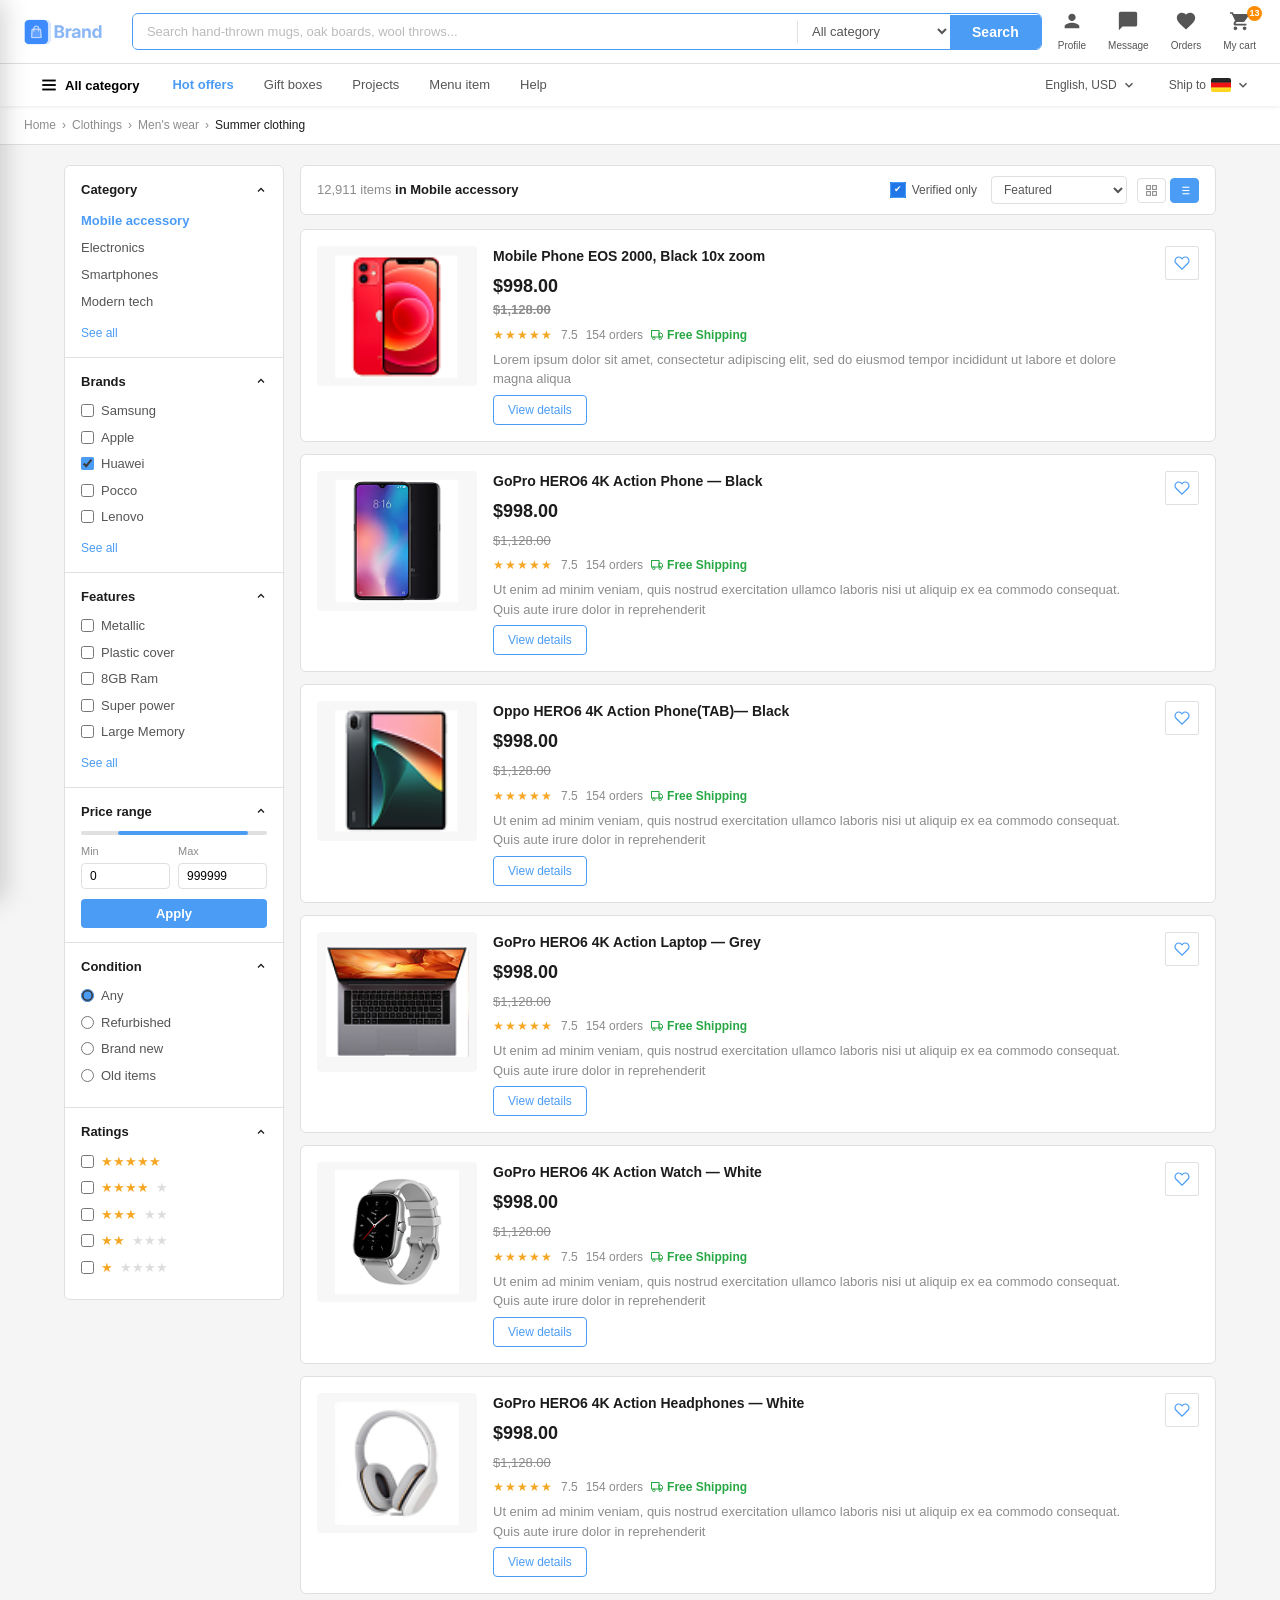
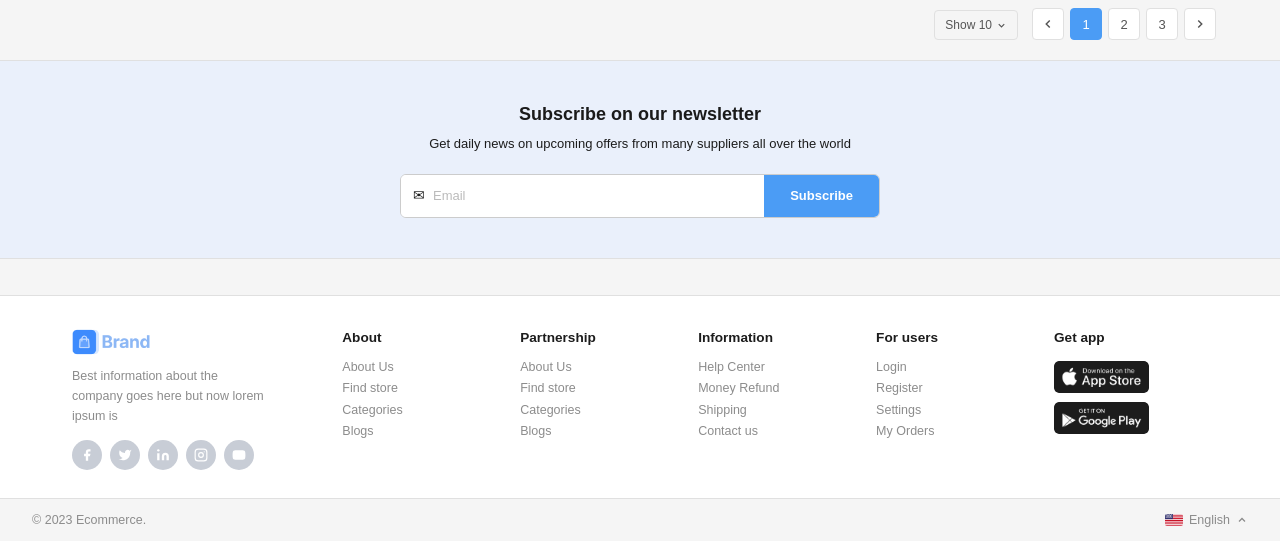
<file: webListView.html>
<!DOCTYPE html>
<html lang="en">
<head>
  <meta charset="UTF-8" />
  <meta name="viewport" content="width=device-width, initial-scale=1.0" />
  <title>Mobile Accessory — Brand</title>
  <link rel="stylesheet" href="css/webListView.css" />
  
</head>
<body>

  <!-- ══════════════════════════════════
       HEADER
  ══════════════════════════════════ -->
  <header class="site-header">

    <!-- Top bar: Logo | Search | Icons -->
    <div class="header-top">
      <a href="#" class="brand">
        <img src="assets/assets/assets/Layout/Brand/logo-colored.png" alt="Brand" class="brand-logo">
      </a>

      <!-- Search: input first, then category, then button — Image 1 order -->
      <form class="search-form" role="search" onsubmit="return false;">
        <input type="search" placeholder="Search hand-thrown mugs, oak boards, wool throws..." aria-label="Search products" />
        <div class="search-divider"></div>
        <select aria-label="Filter by category">
          <option>All category</option>
          <option>Pottery &amp; Ceramics</option>
          <option>Woodwork</option>
          <option>Textiles</option>
          <option>Candles &amp; Scent</option>
          <option>Garden &amp; Outdoor</option>
        </select>
        <button type="submit">Search</button>
      </form>

     <!-- Icon actions: Profile, Message, Orders, Cart — vertical icon+label -->
      <div class="header-actions">
  <!-- Profile -->
  <a href="#" class="icon-action">
    <span class="icon-svg">
      <svg width="22" height="22" viewBox="0 0 24 24" fill="currentColor" stroke="none">
        <path d="M12 12c2.21 0 4-1.79 4-4s-1.79-4-4-4-4 1.79-4 4 1.79 4 4 4zm0 2c-2.67 0-8 1.34-8 4v2h16v-2c0-2.66-5.33-4-8-4z"/>
      </svg>
    </span>
    <span>Profile</span>
  </a>
        <!-- Message -->
  <a href="#" class="icon-action">
    <span class="icon-svg">
      <svg width="22" height="22" viewBox="0 0 24 24" fill="currentColor" stroke="none">
        <path d="M20 2H4c-1.1 0-2 .9-2 2v18l4-4h14c1.1 0 2-.9 2-2V4c0-1.1-.9-2-2-2z"/>
      </svg>
    </span>
    <span>Message</span>
  </a>
       <a href="#" class="icon-action">
  <span class="icon-svg">
    <svg width="22" height="22" viewBox="0 0 24 24" fill="currentColor" stroke="none">
      <path d="M12 21.35l-1.45-1.32C5.4 15.36 2 12.28 2 8.5 2 5.42 4.42 3 7.5 3c1.74 0 3.41.81 4.5 2.09C13.09 3.81 14.76 3 16.5 3 19.58 3 22 5.42 22 8.5c0 3.78-3.4 6.86-8.55 11.54L12 21.35z"/>
    </svg>
  </span>
  <span>Orders</span>
</a>
         <a href="#" class="icon-action cart-icon">
    <span class="icon-svg">
      <svg width="22" height="22" viewBox="0 0 24 24" fill="currentColor" stroke="none">
        <path d="M7 18c-1.1 0-1.99.9-1.99 2S5.9 22 7 22s2-.9 2-2-.9-2-2-2zM1 2v2h2l3.6 7.59-1.35 2.45c-.16.28-.25.61-.25.96 0 1.1.9 2 2 2h12v-2H7.42c-.14 0-.25-.11-.25-.25l.03-.12L8.1 13h7.45c.75 0 1.41-.41 1.75-1.03L21.7 6c.1-.18.16-.39.16-.6 0-.55-.45-1-1-1H5.21l-.94-2H1zm16 16c-1.1 0-1.99.9-1.99 2s.89 2 1.99 2 2-.9 2-2-.9-2-2-2z"/>
      </svg>
    </span>
    <span>My cart</span>
    <span class="cart-count" id="cartCount">0</span>
  </a>
      </div>
    </div>
    <!-- Navigation -->
   <nav class="header-nav">
      <div class="nav-row" id="navRow">
        <button class="nav-hamburger" id="navToggle">
          <svg width="18" height="18" viewBox="0 0 24 24" fill="none" stroke="currentColor" stroke-width="2.5"><line x1="3" y1="6" x2="21" y2="6"/><line x1="3" y1="12" x2="21" y2="12"/><line x1="3" y1="18" x2="21" y2="18"/></svg>
          <span class="cat-label">All category</span><span class="menu-label">Menu</span>
        </button>
        <a href="#" class="active" id="navHome">Hot offers</a>
        <a href="#" id="navGiftBoxes">Gift boxes</a>
        <a href="#" id="navProjects">Projects</a>
        <a href="#" id="navMenu">Menu item</a>
        <a href="#" id="navHelp">Help</a>

        <div class="nav-right">
          <div class="nav-locale">
            <span>English, USD</span>
            <svg width="14" height="14" viewBox="0 0 24 24" fill="none" stroke="currentColor" stroke-width="2.5"><polyline points="6 9 12 15 18 9"/></svg>
          </div>
          <div class="nav-ship">
            <span class="flag"></span>
            <span>Ship to</span>
            <img src="assets/assets/assets/Layout1/Image/flags/DE@2x.png" alt="DE">
            <svg width="14" height="14" viewBox="0 0 24 24" fill="none" stroke="currentColor" stroke-width="2.5"><polyline points="6 9 12 15 18 9"/></svg>
          </div>
        </div>
      </div>
    </nav>
    
          
  </header>

  <!-- ═══ SLIDE-IN SIDEBAR — opens on "All category" / "Menu" click ═══ -->
  <div class="cat-sidebar-overlay" id="catOverlay"></div>
  <aside class="cat-sidebar" id="catSidebar">
    <button class="cat-sidebar-close" id="catSidebarClose" aria-label="Close">
      <svg width="18" height="18" viewBox="0 0 24 24" fill="none" stroke="currentColor" stroke-width="2.5"><line x1="18" y1="6" x2="6" y2="18"/><line x1="6" y1="6" x2="18" y2="18"/></svg>
    </button>
    <div class="csb-auth-row">
      <div class="csb-avatar">
        <svg width="30" height="30" viewBox="0 0 24 24" fill="none" stroke="#aaa" stroke-width="1.5"><circle cx="12" cy="8" r="4"/><path d="M4 20c0-4 3.6-7 8-7s8 3 8 7"/></svg>
      </div>
      <div class="csb-auth-links">
        <a href="#">Sign in</a><span>/</span><a href="#">Register</a>
      </div>
    </div>
    <nav class="csb-nav">
      <a href="index.html" class="csb-item"><svg width="16" height="16" viewBox="0 0 24 24" fill="none" stroke="currentColor" stroke-width="2"><path d="M3 9l9-7 9 7v11a2 2 0 0 1-2 2H5a2 2 0 0 1-2-2z"/><polyline points="9 22 9 12 15 12 15 22"/></svg> Home</a>
      <a href="webGridView.html" class="csb-item"><svg width="16" height="16" viewBox="0 0 24 24" fill="none" stroke="currentColor" stroke-width="2"><rect x="3" y="3" width="7" height="7"/><rect x="14" y="3" width="7" height="7"/><rect x="14" y="14" width="7" height="7"/><rect x="3" y="14" width="7" height="7"/></svg> Categories</a>
      <a href="#" class="csb-item"><svg width="16" height="16" viewBox="0 0 24 24" fill="none" stroke="currentColor" stroke-width="2"><path d="M20.84 4.61a5.5 5.5 0 0 0-7.78 0L12 5.67l-1.06-1.06a5.5 5.5 0 0 0-7.78 7.78l1.06 1.06L12 21.23l7.78-7.78 1.06-1.06a5.5 5.5 0 0 0 0-7.78z"/></svg> Favorites</a>
      <a href="web-cart.html" class="csb-item"><svg width="16" height="16" viewBox="0 0 24 24" fill="none" stroke="currentColor" stroke-width="2"><path d="M6 2L3 6v14a2 2 0 002 2h14a2 2 0 002-2V6l-3-4z"/><line x1="3" y1="6" x2="21" y2="6"/><path d="M16 10a4 4 0 01-8 0"/></svg> My orders</a>
    </nav>
    <div class="csb-divider"></div>
    <div class="csb-locale-row">
      <svg width="14" height="14" viewBox="0 0 24 24" fill="none" stroke="currentColor" stroke-width="2"><circle cx="12" cy="12" r="10"/><line x1="2" y1="12" x2="22" y2="12"/><path d="M12 2a15.3 15.3 0 0 1 4 10 15.3 15.3 0 0 1-4 10 15.3 15.3 0 0 1-4-10 15.3 15.3 0 0 1 4-10z"/></svg>
      <span>English | USD</span>
      <svg width="10" height="10" viewBox="0 0 24 24" fill="none" stroke="currentColor" stroke-width="2.5"><polyline points="6 9 12 15 18 9"/></svg>
    </div>
    <nav class="csb-nav">
      <a href="#" class="csb-item"><svg width="16" height="16" viewBox="0 0 24 24" fill="none" stroke="currentColor" stroke-width="2"><path d="M22 16.92v3a2 2 0 01-2.18 2 19.79 19.79 0 01-8.63-3.07A19.5 19.5 0 013.07 9.81a19.79 19.79 0 01-3.07-8.72A2 2 0 012 0h3a2 2 0 012 1.72 12.84 12.84 0 00.7 2.81 2 2 0 01-.45 2.11L6.09 7.91a16 16 0 006 6l1.27-1.27a2 2 0 012.11-.45 12.84 12.84 0 002.81.7A2 2 0 0122 14.92z"/></svg> Contact us</a>
      <a href="#" class="csb-item"><svg width="16" height="16" viewBox="0 0 24 24" fill="none" stroke="currentColor" stroke-width="2"><circle cx="12" cy="12" r="10"/><line x1="12" y1="8" x2="12" y2="12"/><line x1="12" y1="16" x2="12.01" y2="16"/></svg> About</a>
    </nav>
    <div class="csb-divider"></div>
    <div class="csb-footer-links">
      <a href="#">User agreement</a>
      <a href="#">Partnership</a>
      <a href="#">Privacy policy</a>
    </div>
  </aside>


  <!-- ══════════════════════════════════
       BREADCRUMB
  ══════════════════════════════════ -->
  <div class="breadcrumb">
    <a href="#">Home</a>
    <span>›</span>
    <a href="#">Clothings</a>
    <span>›</span>
    <a href="#">Men's wear</a>
    <span>›</span>
    <span>Summer clothing</span>
  </div>

  <!-- ══════════════════════════════════
       MAIN: SIDEBAR + PRODUCT AREA
  ══════════════════════════════════ -->
  <div class="listing-layout">

    <!-- ══ SIDEBAR ══ -->
    <aside class="sidebar">

      <!-- Category -->
      <div class="sidebar-section">
        <h4>Category
          <svg width="12" height="12" viewBox="0 0 24 24" fill="none" stroke="currentColor" stroke-width="2.5">
            <polyline points="18 15 12 9 6 15"/>
          </svg>
        </h4>
        <ul class="sidebar-links">
          <li><a href="#" class="active-link">Mobile accessory</a></li>
          <li><a href="#">Electronics</a></li>
          <li><a href="#">Smartphones</a></li>
          <li><a href="#">Modern tech</a></li>
        </ul>
        <a href="#" class="see-all">See all</a>
      </div>

      <!-- Brands -->
      <div class="sidebar-section">
        <h4>
          Brands
          <svg width="12" height="12" viewBox="0 0 24 24" fill="none" stroke="currentColor" stroke-width="2.5">
            <polyline points="18 15 12 9 6 15"/>
          </svg>
        </h4>
        <ul class="check-list">
          <li><label><input type="checkbox" /> Samsung</label></li>
          <li><label><input type="checkbox" /> Apple</label></li>
          <li><label><input type="checkbox" checked /> Huawei</label></li>
          <li><label><input type="checkbox" /> Pocco</label></li>
          <li><label><input type="checkbox" /> Lenovo</label></li>
        </ul>
        <a href="#" class="see-all">See all</a>
      </div>

      <!-- Features -->
      <div class="sidebar-section">
        <h4>
          Features
          <svg width="12" height="12" viewBox="0 0 24 24" fill="none" stroke="currentColor" stroke-width="2.5">
            <polyline points="18 15 12 9 6 15"/>
          </svg>
        </h4>
        <ul class="check-list">
          <li><label><input type="checkbox" /> Metallic</label></li>
          <li><label><input type="checkbox" /> Plastic cover</label></li>
          <li><label><input type="checkbox" /> 8GB Ram</label></li>
          <li><label><input type="checkbox" /> Super power</label></li>
          <li><label><input type="checkbox" /> Large Memory</label></li>
        </ul>
        <a href="#" class="see-all">See all</a>
      </div>

      <!-- Price Range -->
      <div class="sidebar-section">
        <h4>Price range
          <svg width="12" height="12" viewBox="0 0 24 24" fill="none" stroke="currentColor" stroke-width="2.5">
            <polyline points="18 15 12 9 6 15"/>
          </svg>
        </h4>
        <div class="price-slider-track">
          <div class="price-slider-fill"></div>
        </div>
        <div class="price-inputs">
          <div class="price-wrap">
            <label for="priceMin">Min</label>
            <input type="number" id="priceMin" value="0" />
          </div>
          <div class="price-wrap">
            <label for="priceMax">Max</label>
            <input type="number" id="priceMax" value="999999" />
          </div>
        </div>
        <button class="btn-apply">Apply</button>
      </div>

      <!-- Condition -->
      <div class="sidebar-section">
        <h4>
          Condition
          <svg width="12" height="12" viewBox="0 0 24 24" fill="none" stroke="currentColor" stroke-width="2.5">
            <polyline points="18 15 12 9 6 15"/>
          </svg>
        </h4>
        <ul class="radio-list">
          <li><label><input type="radio" name="cond" checked /> Any</label></li>
          <li><label><input type="radio" name="cond" /> Refurbished</label></li>
          <li><label><input type="radio" name="cond" /> Brand new</label></li>
          <li><label><input type="radio" name="cond" /> Old items</label></li>
        </ul>
      </div>

      <!-- Ratings -->
      <div class="sidebar-section">
        <h4>
          Ratings
          <svg width="12" height="12" viewBox="0 0 24 24" fill="none" stroke="currentColor" stroke-width="2.5">
            <polyline points="18 15 12 9 6 15"/>
          </svg>
        </h4>
        <ul class="star-list">
          <li><label><input type="checkbox" /> <span class="stars">★★★★★</span></label></li>
          <li><label><input type="checkbox" /> <span class="stars">★★★★</span><span class="star-empty">★</span></label></li>
          <li><label><input type="checkbox" /> <span class="stars">★★★</span><span class="star-empty">★★</span></label></li>
          <li><label><input type="checkbox" /> <span class="stars">★★</span><span class="star-empty">★★★</span></label></li>
          <li><label><input type="checkbox" /> <span class="stars">★</span><span class="star-empty">★★★★</span></label></li>
        </ul>
      </div>

    </aside>

    <!-- ══ PRODUCT AREA ══ -->
    <div class="product-area">

      <!-- Top Bar -->
      <div class="listing-topbar">
        <span class="count">12,911 items<strong> in Mobile accessory</strong></span>
        <div class="topbar-right">
          <div class="filter-tags-group">
            <div class="filter-tag verified-tag">
              <div class="tag-check">✔</div>  </div>
              <span>Verified only</span>
          </div>
          <div class="topbar-controls">
            <select class="sort-select">
              <option>Featured</option>
              <option>Price: Low to High</option>
              <option>Price: High to Low</option>
            </select>
            <div class="view-toggle">
              <button class="view-btn" title="Grid view">
                <svg width="13" height="13" viewBox="0 0 24 24" fill="none" stroke="currentColor" stroke-width="2">
                  <rect x="3" y="3" width="7" height="7"/>
                  <rect x="14" y="3" width="7" height="7"/>
                  <rect x="3" y="14" width="7" height="7"/>
                  <rect x="14" y="14" width="7" height="7"/>
                </svg>
              </button>
              <button class="view-btn active" title="List view">
                <svg width="13" height="13" viewBox="0 0 24 24" fill="none" stroke="currentColor" stroke-width="2">
                  <line x1="8" y1="6" x2="21" y2="6"/>
                  <line x1="8" y1="12" x2="21" y2="12"/>
                  <line x1="8" y1="18" x2="21" y2="18"/>

                </svg>
              </button>
            </div>
          </div>
        </div>
      </div>

      <!-- ══ PRODUCT LIST ══ -->
      <div class="product-list">

        <!-- Card 1 — Canon Camera -->
        <div class="product-card">
          <div class="product-img">
            <img src="assets/assets/assets/Image/tech/image 33.png" alt="Mobile Phone EOS 2000" />
          </div>
          <div class="product-info">
            <div class="product-name">Mobile Phone EOS 2000, Black 10x zoom</div>
             <div class="price-now">$998.00
            <div class="price-old">$1,128.00</div></div>
            <div class="product-meta">
              <span class="stars-row">★★★★★</span>
              <span class="rating-count">7.5</span>
              <span class="orders-count">154 orders</span>
              <span class="free-shipping">
                <svg width="12" height="12" viewBox="0 0 24 24" fill="none" stroke="currentColor" stroke-width="2">
                  <rect x="1" y="3" width="15" height="13"/>
                  <polygon points="16 8 20 8 23 11 23 16 16 16 16 8"/>
                  <circle cx="5.5" cy="18.5" r="2.5"/>
                  <circle cx="18.5" cy="18.5" r="2.5"/>
                </svg>
                Free Shipping
              </span>
            </div>
            <p class="product-desc">Lorem ipsum dolor sit amet, consectetur adipiscing elit, sed do eiusmod tempor incididunt ut labore et dolore magna aliqua</p>
            <a href="#" class="view-details">View details</a>
          </div>
          <div class="product-price-col">
            <button class="wishlist-btn">
              <svg width="16" height="16" viewBox="0 0 24 24" fill="none" stroke="currentColor" stroke-width="1.8">
                <path d="M20.84 4.61a5.5 5.5 0 0 0-7.78 0L12 5.67l-1.06-1.06a5.5 5.5 0 0 0-7.78 7.78l1.06 1.06L12 21.23l7.78-7.78 1.06-1.06a5.5 5.5 0 0 0 0-7.78z"/>
              </svg>
            </button>
          </div>
        </div>

        <!-- Card 2 — GoPro HERO6 -->
        <div class="product-card">
          <div class="product-img">
            <img src="assets/assets/assets/Image/tech/image 23.png" alt="GoPro HERO6" />
          </div>
          <div class="product-info">
            <div class="product-name">GoPro HERO6 4K Action Phone — Black</div>
             <div class="price-now">$998.00</div>
            <div class="price-old">$1,128.00</div>
            <div class="product-meta">
              <span class="stars-row">★★★★★</span>
              <span class="rating-count">7.5</span>
              <span class="orders-count">154 orders</span>
              <span class="free-shipping">
                <svg width="12" height="12" viewBox="0 0 24 24" fill="none" stroke="currentColor" stroke-width="2">
                  <rect x="1" y="3" width="15" height="13"/>
                  <polygon points="16 8 20 8 23 11 23 16 16 16 16 8"/>
                  <circle cx="5.5" cy="18.5" r="2.5"/>
                  <circle cx="18.5" cy="18.5" r="2.5"/>
                </svg>
                Free Shipping
              </span>
            </div>
            <p class="product-desc">Ut enim ad minim veniam, quis nostrud exercitation ullamco laboris nisi ut aliquip ex ea commodo consequat. Quis aute irure dolor in reprehenderit</p>
            <a href="#" class="view-details">View details</a>
          </div>
          <div class="product-price-col">
            <button class="wishlist-btn" aria-label="Add to wishlist">
              <svg width="16" height="16" viewBox="0 0 24 24" fill="none" stroke="currentColor" stroke-width="1.8">
                <path d="M20.84 4.61a5.5 5.5 0 0 0-7.78 0L12 5.67l-1.06-1.06a5.5 5.5 0 0 0-7.78 7.78l1.06 1.06L12 21.23l7.78-7.78 1.06-1.06a5.5 5.5 0 0 0 0-7.78z"/>
              </svg>
            </button>
          </div>
        </div>

        <!-- Card 3 — GoPro dark -->
        <div class="product-card">
          <div class="product-img">
            <img src="assets/assets/assets/Image/tech/image 32.png" alt="GoPro HERO6 Dark" />
          </div>
          <div class="product-info">
            <div class="product-name">Oppo HERO6 4K Action Phone(TAB)— Black</div>
             <div class="price-now">$998.00</div>
            <div class="price-old">$1,128.00</div>
            <div class="product-meta">
              <span class="stars-row">★★★★★</span>
              <span class="rating-count">7.5</span>
              <span class="orders-count">154 orders</span>
              <span class="free-shipping">
                <svg width="12" height="12" viewBox="0 0 24 24" fill="none" stroke="currentColor" stroke-width="2">
                  <rect x="1" y="3" width="15" height="13"/>
                  <polygon points="16 8 20 8 23 11 23 16 16 16 16 8"/>
                  <circle cx="5.5" cy="18.5" r="2.5"/>
                  <circle cx="18.5" cy="18.5" r="2.5"/>
                </svg>
                Free Shipping
              </span>
            </div>
            <p class="product-desc">Ut enim ad minim veniam, quis nostrud exercitation ullamco laboris nisi ut aliquip ex ea commodo consequat. Quis aute irure dolor in reprehenderit</p>
            <a href="#" class="view-details">View details</a>
          </div>
          <div class="product-price-col">
            <button class="wishlist-btn" aria-label="Add to wishlist">
              <svg width="16" height="16" viewBox="0 0 24 24" fill="none" stroke="currentColor" stroke-width="1.8">
                <path d="M20.84 4.61a5.5 5.5 0 0 0-7.78 0L12 5.67l-1.06-1.06a5.5 5.5 0 0 0-7.78 7.78l1.06 1.06L12 21.23l7.78-7.78 1.06-1.06a5.5 5.5 0 0 0 0-7.78z"/>
              </svg>
            </button>
          </div>
        </div>

        <!-- Card 4 — Laptop -->
        <div class="product-card">
          <div class="product-img">
            <img src="assets/assets/assets/Image/tech/image 34.png" alt="Laptop" />
          </div>
          <div class="product-info">
            <div class="product-name">GoPro HERO6 4K Action Laptop — Grey</div>
             <div class="price-now">$998.00</div>
            <div class="price-old">$1,128.00</div>
            <div class="product-meta">
              <span class="stars-row">★★★★★</span>
              <span class="rating-count">7.5</span>
              <span class="orders-count">154 orders</span>
              <span class="free-shipping">
                <svg width="12" height="12" viewBox="0 0 24 24" fill="none" stroke="currentColor" stroke-width="2">
                  <rect x="1" y="3" width="15" height="13"/>
                  <polygon points="16 8 20 8 23 11 23 16 16 16 16 8"/>
                  <circle cx="5.5" cy="18.5" r="2.5"/>
                  <circle cx="18.5" cy="18.5" r="2.5"/>
                </svg>
                Free Shipping
              </span>
            </div>
            <p class="product-desc">Ut enim ad minim veniam, quis nostrud exercitation ullamco laboris nisi ut aliquip ex ea commodo consequat. Quis aute irure dolor in reprehenderit</p>
            <a href="#" class="view-details">View details</a>
          </div>
          <div class="product-price-col">
            <button class="wishlist-btn" aria-label="Add to wishlist">
              <svg width="16" height="16" viewBox="0 0 24 24" fill="none" stroke="currentColor" stroke-width="1.8">
                <path d="M20.84 4.61a5.5 5.5 0 0 0-7.78 0L12 5.67l-1.06-1.06a5.5 5.5 0 0 0-7.78 7.78l1.06 1.06L12 21.23l7.78-7.78 1.06-1.06a5.5 5.5 0 0 0 0-7.78z"/>
              </svg>
            </button>
          </div>
        </div>

        <!-- Card 5 — Smartwatch -->
        <div class="product-card">
          <div class="product-img">
            <img src="assets/assets/assets/Image/tech/8.png" alt="Smartwatch" />
          </div>
          <div class="product-info">
            <div class="product-name">GoPro HERO6 4K Action Watch — White</div>
             <div class="price-now">$998.00</div>
            <div class="price-old">$1,128.00</div>
            <div class="product-meta">
              <span class="stars-row">★★★★★</span>
              <span class="rating-count">7.5</span>
              <span class="orders-count">154 orders</span>
              <span class="free-shipping">
                <svg width="12" height="12" viewBox="0 0 24 24" fill="none" stroke="currentColor" stroke-width="2">
                  <rect x="1" y="3" width="15" height="13"/>
                  <polygon points="16 8 20 8 23 11 23 16 16 16 16 8"/>
                  <circle cx="5.5" cy="18.5" r="2.5"/>
                  <circle cx="18.5" cy="18.5" r="2.5"/>
                </svg>
                Free Shipping
              </span>
            </div>
            <p class="product-desc">Ut enim ad minim veniam, quis nostrud exercitation ullamco laboris nisi ut aliquip ex ea commodo consequat. Quis aute irure dolor in reprehenderit</p>
            <a href="#" class="view-details">View details</a>
          </div>
          <div class="product-price-col">
            <button class="wishlist-btn" aria-label="Add to wishlist">
              <svg width="16" height="16" viewBox="0 0 24 24" fill="none" stroke="currentColor" stroke-width="1.8">
                <path d="M20.84 4.61a5.5 5.5 0 0 0-7.78 0L12 5.67l-1.06-1.06a5.5 5.5 0 0 0-7.78 7.78l1.06 1.06L12 21.23l7.78-7.78 1.06-1.06a5.5 5.5 0 0 0 0-7.78z"/>
              </svg>
            </button>
          </div>
        </div>

        <!-- Card 6 — Headphones -->
        <div class="product-card">
          <div class="product-img">
            <img src="assets/assets/assets/Image/tech/image 86.png" alt="Headphones" />
          </div>
          <div class="product-info">
            <div class="product-name">GoPro HERO6 4K Action Headphones — White</div>
             <div class="price-now">$998.00</div>
            <div class="price-old">$1,128.00</div>
            <div class="product-meta">
              <span class="stars-row">★★★★★</span>
              <span class="rating-count">7.5</span>
              <span class="orders-count">154 orders</span>
              <span class="free-shipping">
                <svg width="12" height="12" viewBox="0 0 24 24" fill="none" stroke="currentColor" stroke-width="2">
                  <rect x="1" y="3" width="15" height="13"/>
                  <polygon points="16 8 20 8 23 11 23 16 16 16 16 8"/>
                  <circle cx="5.5" cy="18.5" r="2.5"/>
                  <circle cx="18.5" cy="18.5" r="2.5"/>
                </svg>
                Free Shipping
              </span>
            </div>
            <p class="product-desc">Ut enim ad minim veniam, quis nostrud exercitation ullamco laboris nisi ut aliquip ex ea commodo consequat. Quis aute irure dolor in reprehenderit</p>
            <a href="#" class="view-details">View details</a>
          </div>
          <div class="product-price-col">
            <button class="wishlist-btn" aria-label="Add to wishlist">
              <svg width="16" height="16" viewBox="0 0 24 24" fill="none" stroke="currentColor" stroke-width="1.8">
                <path d="M20.84 4.61a5.5 5.5 0 0 0-7.78 0L12 5.67l-1.06-1.06a5.5 5.5 0 0 0-7.78 7.78l1.06 1.06L12 21.23l7.78-7.78 1.06-1.06a5.5 5.5 0 0 0 0-7.78z"/>
              </svg>
            </button>
          </div>
        </div>

      </div><!-- /.product-list -->

      <!-- Pagination -->
      <div class="pagination-row">
       <div class="page-show-wrapper">
  <span class="page-show-label">Show 10</span>
  <svg width="11" height="11" viewBox="0 0 24 24" fill="none" stroke="#555" stroke-width="2.5">
    <polyline points="6 9 12 15 18 9"/>
  </svg>
</div>
        <button class="page-btn prev-btn">
          <svg viewBox="0 0 24 24" fill="none" stroke="currentColor" stroke-width="2.5">
            <polyline points="15 18 9 12 15 6"/>
          </svg>
        </button>
        <button class="page-btn active">1</button>
        <button class="page-btn">2</button>
        <button class="page-btn">3</button>
        <button class="page-btn next-btn">
          <svg viewBox="0 0 24 24" fill="none" stroke="currentColor" stroke-width="2.5">
            <polyline points="9 18 15 12 9 6"/>
          </svg>
        </button>
      </div>

    </div><!-- /.product-area -->
  </div><!-- /.listing-layout -->

  <!-- ══════════════════════════════════
       NEWSLETTER
  ══════════════════════════════════ -->
  <div class="newsletter-strip">
    <div class="newsletter-text">
      <h3>Subscribe on our newsletter</h3>
      <p>Get daily news on upcoming offers from many suppliers all over the world</p>
    </div>
    <form class="newsletter-strip-form" onsubmit="return false;">
      <div class="nl-input-wrap">
        <span class="nl-icon">✉</span>
        <input type="email" placeholder="Email" aria-label="Email address" />
      </div>
      <button type="submit">Subscribe</button>
    </form>
  </div>

  <!-- ══════════════════════════════════
       FOOTER
  ══════════════════════════════════ -->
  <footer class="site-footer">
    <div class="footer-inner">

      <div class="footer-brand-col">
        <div class="footer-brand">
          <img src="assets/assets/assets/Layout/Brand/logo-colored.png" alt="Brand" class="footer-brand-logo" />
        </div>
        <p>Best information about the company goes here but now lorem ipsum is</p>
        <div class="footer-socials">
          <a href="#" title="Facebook" class="social-icon">
            <svg width="14" height="14" viewBox="0 0 24 24" fill="currentColor"><path d="M18 2h-3a5 5 0 0 0-5 5v3H7v4h3v8h4v-8h3l1-4h-4V7a1 1 0 0 1 1-1h3z"/></svg>
          </a>
          <a href="#" title="Twitter" class="social-icon">
            <svg width="14" height="14" viewBox="0 0 24 24" fill="currentColor"><path d="M23 3a10.9 10.9 0 0 1-3.14 1.53 4.48 4.48 0 0 0-7.86 3v1A10.66 10.66 0 0 1 3 4s-4 9 5 13a11.64 11.64 0 0 1-7 2c9 5 20 0 20-11.5a4.5 4.5 0 0 0-.08-.83A7.72 7.72 0 0 0 23 3z"/></svg>
          </a>
          <a href="#" title="LinkedIn" class="social-icon">
            <svg width="14" height="14" viewBox="0 0 24 24" fill="currentColor"><path d="M16 8a6 6 0 0 1 6 6v7h-4v-7a2 2 0 0 0-2-2 2 2 0 0 0-2 2v7h-4v-7a6 6 0 0 1 6-6z"/><rect x="2" y="9" width="4" height="12"/><circle cx="4" cy="4" r="2"/></svg>
          </a>
          <a href="#" title="Instagram" class="social-icon">
            <svg width="14" height="14" viewBox="0 0 24 24" fill="none" stroke="currentColor" stroke-width="2"><rect x="2" y="2" width="20" height="20" rx="5" ry="5"/><circle cx="12" cy="12" r="4"/><circle cx="17.5" cy="6.5" r="1" fill="currentColor" stroke="none"/></svg>
          </a>
          <a href="#" title="YouTube" class="social-icon">
            <svg width="14" height="14" viewBox="0 0 24 24" fill="currentColor"><path d="M22.54 6.42a2.78 2.78 0 0 0-1.95-1.97C18.88 4 12 4 12 4s-6.88 0-8.59.45A2.78 2.78 0 0 0 1.46 6.42 29 29 0 0 0 1 12a29 29 0 0 0 .46 5.58 2.78 2.78 0 0 0 1.95 1.97C5.12 20 12 20 12 20s6.88 0 8.59-.45a2.78 2.78 0 0 0 1.96-1.97A29 29 0 0 0 23 12a29 29 0 0 0-.46-5.58z"/><polygon points="9.75 15.02 15.5 12 9.75 8.98 9.75 15.02" fill="#fff"/></svg>
          </a>
        </div>
      </div>

      <div class="footer-col">
        <h5>About</h5>
        <a href="#">About Us</a>
        <a href="#">Find store</a>
        <a href="#">Categories</a>
        <a href="#">Blogs</a>
      </div>

      <div class="footer-col">
        <h5>Partnership</h5>
        <a href="#">About Us</a>
        <a href="#">Find store</a>
        <a href="#">Categories</a>
        <a href="#">Blogs</a>
      </div>

      <div class="footer-col">
        <h5>Information</h5>
        <a href="#">Help Center</a>
        <a href="#">Money Refund</a>
        <a href="#">Shipping</a>
        <a href="#">Contact us</a>
      </div>

      <div class="footer-col">
        <h5>For users</h5>
        <a href="#">Login</a>
        <a href="#">Register</a>
        <a href="#">Settings</a>
        <a href="#">My Orders</a>
      </div>

      <div class="footer-col">
        <h5>Get app</h5>
        <a href="#" class="app-badge">
          <img src="assets/assets/assets/Layout/Misc/market-button.png" alt="App Store" />
        </a>
        <a href="#" class="app-badge">
          <img src="assets/assets/assets/Layout/Misc/Group.png" alt="Google Play" />
        </a>
      </div>

    </div>

    <div class="footer-bottom">
      <span>© 2023 Ecommerce.</span>
      <div class="footer-lang">
        <img src="assets/assets/assets/Layout1/Image/flags/US@2x.png" alt="US" style="width:18px;height:12px;border-radius:2px;object-fit:cover;" />
        <span>English</span>
        <svg width="12" height="12" viewBox="0 0 24 24" fill="none" stroke="currentColor" stroke-width="2.5">
            <polyline points="18 15 12 9 6 15"/>
        </svg>
      </div>
    </div>
  </footer>
  <script src="js/main.js"></script>
</body>
</html>
</div>
</file>
<file: css/web-cart.css>
/* ===========================
   RESET & BASE
   =========================== */
*, *::before, *::after { box-sizing: border-box; margin: 0; padding: 0; }

:root {
  --blue: #4b9cf5;
  --blue-dark: #2176e8;
  --orange: #ff8c00;
  --text-dark: #1c1c1c;
  --text-mid: #555;
  --text-soft: #8c8c8c;
  --border: #e0e0e0;
  --bg-page: #f5f5f5;
  --white: #ffffff;
  --green: #28a745;
  --red: #d0312d;
  --radius: 6px;
  --font: 'Segoe UI', Arial, sans-serif;
}

body {
  font-family: var(--font);
  font-size: 14px;
  color: var(--text-dark);
  background: #f5f5f5;
  line-height: 1.5;
}



a { text-decoration: none; color: inherit; }
button { font-family: var(--font); cursor: pointer; }
img { display: block; }

/* ===========================
   HEADER
   =========================== */
.site-header {
  background: #fff;
  box-shadow: 0 1px 4px rgba(0,0,0,.08);
  position: sticky;
  top: 0;
  z-index: 100;
}

.header-top {
  display: flex;
  align-items: center;
  gap: 16px;
  padding: 10px 24px;
  background: #fff;
}

/* Brand logo */
.brand {
  display: flex;
  align-items: center;
  gap: 7px;
  font-size: 14px;
  font-weight: 200;
  margin-left:6ch;
  color: var(--blue);
  white-space: nowrap;
  flex-shrink: 0;
}
.brand svg rect { 
  height: 20px;
  width: auto;
  display: block;
  fill: var(--blue);
}

.brand-logo {
  height: 28px;
  width: auto;
  display: block;
}

.header-actions {
  display: flex;
  gap: 28px;
  align-items: center;
}

.header-actions {
  padding-left:100ch;
  display: flex;
  align-items: center;
  gap: 27px;
  flex-shrink: 0;
}

.icon-action {
  display: flex;
  flex-direction: column;
  align-items: center;
  gap: 2px;
  color: var(--text-mid);
  font-size: 10px;
  position: relative;
  transition: color 0.2s;
}
.icon-action:hover { color: var(--blue); }
.icon-action svg { width: 20px; height: 20px; }

.cart-count {
  position: absolute;
  top: -4px;
  right: -6px;
  background: var(--orange);
  color: #fff;
  font-size: 9px;
  font-weight: 700;
  border-radius: 50%;
  width: 14px;
  height: 14px;
  display: flex;
  align-items: center;
  justify-content: center;
}
/* ===========================
   MAIN
   =========================== */
.main-wrap {
  max-width: 1200px;
  margin: 24px auto 40px;
  padding: 0 32px;
  background: transparent;
}

.page-title {
  font-size: 20px;
  font-weight: 700;
  color: var(--text-dark);
  margin-bottom: 18px;
}

/* ===========================
   CART LAYOUT
   =========================== */
.cart-layout {
  display: grid;
  grid-template-columns: 1fr 280px;
  gap: 20px;
  margin-bottom: 20px;
  align-items: start;
}

/* ===========================
   CART ITEMS COLUMN
   =========================== */
.cart-items-col {
  background: #fff;
  border: 1px solid var(--border);
  border-radius: var(--radius);
}

.cart-item {
  display: flex;
  align-items: flex-start;
  gap: 16px;
  padding: 20px 20px;
  border-bottom: 1px solid var(--border);
}

.item-img {
  width: 90px;
  height: 90px;
  object-fit: cover;
  border-radius: 4px;
  flex-shrink: 0;
  background: #f0f0f0;
}

.item-details {
  flex: 1;
  min-width: 0;
}

.item-name {
  font-size: 14px;
  font-weight: 600;
  color: var(--text-dark);
  margin-bottom: 5px;
}

.item-meta {
  font-size: 13px;
  color: var(--text-soft);
  margin-bottom: 3px;
}

.item-seller {
  font-size: 13px;
  color: var(--text-soft);
  margin-bottom: 12px;
}

.item-actions {
  display: flex;
  align-items: center;
  gap: 14px;
}

.btn-remove {
  background: none;
  border: 1px solid var(--red);
  border-radius: 4px;
  font-size: 12px;
  color: var(--red);
  padding: 5px 12px;
  font-weight: 500;
  cursor: pointer;
  transition: background 0.2s;
}

.btn-remove:hover { background: #fff0f0; }

.btn-save {
  background: none;
  border: 1px solid var(--blue);
  border-radius: 4px;
  font-size: 12px;
  color: var(--blue);
  padding: 5px 12px;
  font-weight: 500;
  cursor: pointer;
  transition: background 0.2s;
}

.btn-save:hover { background: #eaf3ff; }

/* Right-side price + qty column */
.item-right {
  display: flex;
  flex-direction: column;
  align-items: flex-end;
  gap: 14px;
  flex-shrink: 0;
  padding-top: 2px;
}

.item-price {
  font-size: 16px;
  font-weight: 700;
  color: var(--text-dark);
}

.item-qty {
  display: flex;
  align-items: center;
  gap: 6px;
  font-size: 13px;
  color: var(--text-mid);
}

.qty-label {
  color: var(--text-soft);
}

.qty-select {
  border: 1px solid var(--border);
  border-radius: 4px;
  padding: 3px 4px 3px 8px;
  font-size: 13px;
  color: var(--text-dark);
  background: #fff;
  outline: none;
  cursor: pointer;
  min-width: 58px;
}

/* Cart Bottom Bar */
.cart-footer {
  display: flex;
  justify-content: space-between;
  align-items: center;
  padding: 14px 20px;
}

.btn-back-shop {
  display: inline-flex;
  align-items: center;
  gap: 6px;
  background: var(--blue);
  color: #fff;
  border: none;
  border-radius: var(--radius);
  padding: 9px 18px;
  font-size: 13px;
  font-weight: 600;
  cursor: pointer;
  text-decoration: none;
  transition: background 0.2s;
}

.btn-back-shop:hover { background: var(--blue-dark); }

.btn-remove-all {
  font-size: 12px;
  color: var(--blue-dark);
  font-weight: 500;
  cursor: pointer;
  text-decoration: none;
  border: 1px solid var(--blue-dark);
  border-radius: 4px;
  padding: 5px 12px;
  background: none;
  transition: background 0.2s;
}

.btn-remove-all:hover { background: #eaf3ff; text-decoration: none; }

/* ===========================
   SUMMARY COLUMN
   =========================== */
.summary-col {
  display: flex;
  flex-direction: column;
  gap: 16px;
}

/* Coupon Box */
.coupon-box {
  background: #fff;
  border: 1px solid var(--border);
  border-radius: var(--radius);
  padding: 16px;
}

.coupon-title {
  font-size: 14px;
  font-weight: 600;
  color: var(--text-dark);
  margin-bottom: 12px;
}

.coupon-row {
  display: flex;
  gap: 6px;
}

.coupon-input {
  flex: 1;
  border: 1px solid var(--border);
  border-radius: 4px;
  padding: 8px 10px;
  font-size: 13px;
  color: var(--text-dark);
  outline: none;
  background: #fafafa;
}

.coupon-input::placeholder { color: #bbb; }
.coupon-input:focus { border-color: var(--blue); background: #fff; }

.btn-apply {
  background:white;
  color: var(--blue-dark);
  border: 1px solid grey;
  border-radius: 4px;
  padding: 8px 18px;
  font-size: 13px;
  font-weight: 600;
  cursor: pointer;
  transition: background 0.2s;
  white-space: nowrap;
}

.btn-apply:hover { background:#bbb }

/* Order Summary Box */
.order-summary {
  background: #fff;
  border: 1px solid var(--border);
  border-radius: var(--radius);
  padding: 18px 16px;
}

.summary-row {
  display: flex;
  justify-content: space-between;
  align-items: center;
  margin-bottom: 12px;
  font-size: 14px;
}

.sum-label { color: var(--text-mid); }

.sum-val {
  font-weight: 500;
  color: var(--text-dark);
}

.sum-val.discount { color: var(--red); font-weight: 600; }
.sum-val.tax { color: var(--green); font-weight: 600; }

.sum-divider {
  border: none;
  border-top: 1px solid var(--border);
  margin: 4px 0 16px;
}

.total-row {
  align-items: center;
  margin-bottom: 16px;
}

.total-label {
  font-size: 15px;
  font-weight: 700;
  color: var(--text-dark);
}

.total-val {
  font-size: 24px;
  font-weight: 700;
  color: var(--text-dark);
}

.btn-checkout {
  display: block;
  width: 100%;
  background: var(--green);
  color: #fff;
  border: none;
  border-radius: var(--radius);
  padding: 13px;
  font-size: 15px;
  font-weight: 700;
  cursor: pointer;
  margin-bottom: 14px;
  transition: background 0.2s;
}

.btn-checkout:hover { background: #218838; }

/* Payment icons */
.payment-icons {
  display: flex;
  align-items: center;
  justify-content: center;
  gap: 8px;
  flex-wrap: wrap;
  row-gap: 6px;
}

.visa-text {
  font-size: 14px;
  font-weight: 800;
  font-style: italic;
  color: #1a1f71;
  letter-spacing: -0.5px;
}

.pay-svg { flex-shrink: 0; }

.pay-paypal {
  display: flex;
  align-items: center;
  gap: 2px;
}

.apple-pay { opacity: 0.8; }

.gpay-text { display: flex; align-items: center; }

/* ===========================
   TRUST BADGES
   =========================== */
.trust-badges {
  display: flex;
  justify-content: space-around;
  align-items: center;
  background: #fff;
  border: 1px solid var(--border);
  border-radius: var(--radius);
  padding: 20px 32px;
  margin-bottom: 20px;
}

.trust-item {
  display: flex;
  align-items: center;
  gap: 12px;
}

.trust-icon-circle {
  width: 42px;
  height: 42px;
  border-radius: 50%;
  background: #efefef;
  display: flex;
  align-items: center;
  justify-content: center;
  flex-shrink: 0;
}

.trust-text { display: flex; flex-direction: column; }

.trust-title {
  font-size: 13px;
  font-weight: 600;
  color: var(--text-dark);
  margin-bottom: 2px;
}

.trust-sub {
  font-size: 12px;
  color: var(--text-soft);
}

/* ===========================
   FOOTER
   =========================== */
.site-footer {
  background: #fff;
  border-top: 1px solid var(--border);
  margin-top: 36px;
}

.footer-inner {
  display: flex;
  gap: 24px;
  padding: 32px 32px 28px;
  flex-wrap: wrap;
  max-width: 1200px;
  margin: 0 auto;
}

.footer-brand-col {
  flex: 1.6;
  min-width: 160px;
  display: flex;
  flex-direction: column;
  gap: 0;
}

.footer-brand {
  display: flex;
  align-items: center;
  gap: 8px;
  margin-bottom: 10px;
}

.footer-brand-logo {
  height: 28px;
  width: auto;
  display: block;
}

/* fallback if image missing */
.footer-brand-icon {
  background: var(--blue);
  width: 26px;
  height: 26px;
  border-radius: 6px;
  display: flex;
  align-items: center;
  justify-content: center;
  flex-shrink: 0;
}

.footer-brand-col > p {
  font-size: 12.5px;
  color: var(--text-soft);
  line-height: 1.6;
  margin-bottom: 14px;
  max-width: 200px;
}

.footer-socials {
  display: flex;
  gap: 8px;
}

.social-icon {
  width: 30px;
  height: 30px;
  border-radius: 50%;
  background: #c8cdd6;
  display: flex;
  align-items: center;
  justify-content: center;
  color: #fff;
  transition: background 0.2s, color 0.2s;
  text-decoration: none;
}

.social-icon:hover { background: var(--blue); color: #fff; }

.footer-col {
  flex: 1;
  min-width: 100px;
  display: flex;
  flex-direction: column;
  gap: 9px;
}

.footer-col h5 {
  font-size: 13.5px;
  font-weight: 700;
  color: var(--text-dark);
  margin-bottom: 4px;
}

.footer-col a {
  font-size: 12.5px;
  color: var(--text-soft);
  transition: color 0.2s;
  line-height: 1;
  text-decoration: none;
}

.footer-col a:hover { color: var(--text-dark); }

.app-badge {
  display: block;
  text-decoration: none;
}

.app-badge img {
  height: 32px;
  border-radius: 5px;
  display: block;
  object-fit: contain;
}

.footer-bottom {
  border-top: 1px solid var(--border);
  display: flex;
  align-items: center;
  justify-content: space-between;
  background: #f5f5f5;
  padding: 12px 32px;
  font-size: 12.5px;
  color: var(--text-soft);
  max-width: 100%;
}

.footer-lang {
  display: flex;
  align-items: center;
  gap: 6px;
  cursor: pointer;
  color: var(--text-soft);
}

.footer-lang:hover { color: var(--blue); }

/* ===========================
   SAVED FOR LATER
   =========================== */
.saved-section {
  background: #fff;
  border: 1px solid var(--border);
  border-radius: var(--radius);
  padding: 20px;
  margin-bottom: 20px;
}

.section-title {
  font-size: 16px;
  font-weight: 700;
  color: var(--text-dark);
  margin-bottom: 16px;
}

.saved-grid {
  display: grid;
  grid-template-columns: repeat(4, 1fr);
  gap: 16px;
}

.saved-item {
  border: 1px solid var(--border);
  border-radius: var(--radius);
  overflow: hidden;
  background: #fff;
  transition: box-shadow 0.2s;
  font-display: block;
}

.saved-item:hover { box-shadow: 0 2px 10px rgba(0,0,0,0.09); }

.saved-img-wrap {
  background: #f7f7f7;
  height: 150px;
  overflow: hidden;
}

.saved-img-wrap img {
  width: 100%;
  height: 100%;
  object-fit: cover;
}

.saved-price {
  font-size: 16px;
  font-weight: 700;
  color: var(--text-dark);
  padding: 10px 12px 3px;
}

.saved-name {
  font-size: 12px;
  color: var(--text-mid);
  padding: 0 12px 10px;
  line-height: 1.4;
}

.btn-move-cart {
  display: inline-flex;
  align-items: center;
  justify-content: center;
  gap: 6px;
  margin: 0 12px 12px;
  background: none;
  border: 1px solid var(--blue);
  color: var(--blue);
  border-radius: 4px;
  padding: 6px 14px;
  font-size: 12px;
  font-weight: 600;
  cursor: pointer;
  transition: background 0.2s;
}

.btn-move-cart:hover { background: #eaf3ff; }

/* ===========================
   PROMO BANNER
   =========================== */
.promo-banner {
  background: linear-gradient(90deg, #1565c0 0%, #1976d2 60%, #42a5f5 100%);
  border-radius: var(--radius);
  padding: 30px 40px;
  display: flex;
  align-items: center;
  justify-content: space-between;
}

.promo-title {
  font-size: 20px;
  font-weight: 700;
  color: #fff;
  margin-bottom: 5px;
}

.promo-sub {
  font-size: 13px;
  color: rgba(255,255,255,0.82);
}

.promo-btn {
  background: var(--orange);
  color: #fff;
  border: none;
  border-radius: 4px;
  padding: 11px 26px;
  font-size: 14px;
  font-weight: 600;
  white-space: nowrap;
  cursor: pointer;
  flex-shrink: 0;
  transition: background 0.2s;
}

.promo-btn:hover { background: #e07600; }

/* ===========================
   RESPONSIVE — Full breakpoint coverage
   =========================== */

/* ── Large tablets (≤1100px) ── */
@media (max-width: 1100px) {
  .main-wrap { padding: 0 20px; }
  .cart-layout { grid-template-columns: 1fr 260px; }
  .header-actions { padding-left: 4ch; gap: 20px; }
  .saved-grid { grid-template-columns: repeat(3, 1fr); }
}

/* ── Tablets (≤960px) ── */
@media (max-width: 960px) {
  /* Cart stacks: items above summary */
  .cart-layout { grid-template-columns: 1fr; }
  .summary-col { flex-direction: row; flex-wrap: wrap; gap: 16px; }
  .coupon-box, .order-summary { flex: 1 1 240px; }

  /* Saved grid: 3 → 2 */
  .saved-grid { grid-template-columns: repeat(3, 1fr); }

  /* Footer */
  .footer-inner { flex-wrap: wrap; gap: 16px; }
  .footer-brand-col { flex: 100%; }
}

/* ── Small tablets (≤900px) ── */
@media (max-width: 900px) {
  .header-actions { padding-left: 1rem; gap: 14px; }
  .icon-action span:last-child { display: none; }
  .nav-right { display: none; }
  .nav-row { overflow-x: auto; flex-wrap: nowrap; -webkit-overflow-scrolling: touch; }
  .nav-row::-webkit-scrollbar { display: none; }

  .saved-grid { grid-template-columns: repeat(2, 1fr); }
}

/* ── Large phones landscape (≤768px) ── */
@media (max-width: 768px) {
  /* Header wraps */
  .header-top { flex-wrap: wrap; padding: 10px 16px; gap: 10px; }
  .brand { flex-shrink: 0; }
  .header-actions { margin-left: auto; padding-left: 0; gap: 14px; }

  /* Main */
  .main-wrap { padding: 0 16px; margin-top: 16px; }
  .page-title { font-size: 17px; }

  /* Cart item: tighten */
  .cart-item { padding: 14px; gap: 12px; }
  .item-img { width: 72px; height: 72px; }
  .item-name { font-size: 13px; }
  .item-price { font-size: 15px; }

  /* Summary */
  .summary-col { flex-direction: column; }

  /* Trust badges */
  .trust-badges { flex-wrap: wrap; gap: 14px; padding: 16px 20px; justify-content: flex-start; }

  /* Promo banner */
  .promo-banner { flex-direction: column; gap: 14px; text-align: center; padding: 20px 16px; }

  /* Saved grid */
  .saved-grid { grid-template-columns: repeat(2, 1fr); }

  /* Footer */
  .footer-inner { padding: 24px 16px 20px; gap: 14px; }
  .footer-bottom { padding: 10px 16px; }
}

/* ── Phones (≤600px) ── */
@media (max-width: 600px) {
  .header-top { padding: 8px 12px; gap: 8px; }
  .brand-logo { height: 26px; }
  .icon-action span { display: none; }
  .icon-action svg { width: 20px; height: 20px; }

  /* Main */
  .main-wrap { padding: 0 12px; margin-top: 12px; }
  .page-title { font-size: 16px; margin-bottom: 12px; }

  /* Cart item: image stacks on top for very small */
  .cart-item { gap: 10px; padding: 12px; }
  .item-img { width: 64px; height: 64px; }
  .item-name { font-size: 13px; }
  .item-meta, .item-seller { font-size: 12px; margin-bottom: 8px; }
  .item-actions { flex-wrap: wrap; gap: 8px; }
  .btn-remove, .btn-save { padding: 4px 10px; font-size: 11px; }
  .item-price { font-size: 14px; }
  .qty-select { min-width: 50px; font-size: 12px; }

  /* Cart footer */
  .cart-footer { padding: 10px 12px; flex-wrap: wrap; gap: 8px; }
  .btn-back-shop { padding: 8px 14px; font-size: 12px; }
  .btn-remove-all { font-size: 11px; }

  /* Summary col */
  .summary-col { gap: 12px; }
  .coupon-box, .order-summary { padding: 14px 12px; }
  .total-val { font-size: 20px; }
  .btn-checkout { font-size: 14px; padding: 11px; }

  /* Trust badges */
  .trust-badges { flex-direction: column; align-items: flex-start; padding: 14px 16px; gap: 12px; }
  .trust-icon-circle { width: 36px; height: 36px; }
  .trust-title { font-size: 12px; }
  .trust-sub { font-size: 11px; }

  /* Saved */
  .saved-section { padding: 14px 12px; }
  .saved-grid { grid-template-columns: repeat(2, 1fr); gap: 10px; }
  .saved-img-wrap { height: 120px; }
  .saved-price { font-size: 14px; }

  /* Promo */
  .promo-banner { padding: 16px 12px; border-radius: var(--radius); }
  .promo-title { font-size: 16px; }
  .promo-sub { font-size: 12px; }
  .promo-btn { padding: 9px 18px; font-size: 13px; }

  /* Footer */
  .footer-inner { padding: 20px 12px 16px; gap: 12px; }
  .footer-col { min-width: 120px; }
  .footer-bottom { padding: 10px 12px; flex-direction: column; gap: 4px; text-align: center; }
}

/* ── Small phones (≤400px) ── */
@media (max-width: 400px) {
  .cart-item { flex-wrap: wrap; }
  .item-right { flex-direction: row; width: 100%; justify-content: space-between; padding-top: 8px; }
  .saved-grid { grid-template-columns: repeat(2, 1fr); gap: 8px; }
  .saved-img-wrap { height: 100px; }
  .brand-logo { height: 22px; }
  .footer-inner { flex-direction: column; }
  .footer-col { min-width: unset; }
  .payment-icons { gap: 5px; }
}
/* ═══════════════════════════════════════════════════
   SLIDE-IN SIDEBAR + RESPONSIVE "Menu" LABEL
═══════════════════════════════════════════════════ */

/* On mobile/responsive: change "All category" button text to "Menu" */
@media (max-width: 768px) {
  .nav-hamburger .cat-label { display: none; }
  .nav-hamburger .menu-label { display: inline; }
}
@media (min-width: 769px) {
  .nav-hamburger .menu-label { display: none; }
  .nav-hamburger .cat-label { display: inline; }
}

/* Overlay */
.cat-sidebar-overlay {
  position: fixed;
  inset: 0;
  background: rgba(0,0,0,0.45);
  z-index: 1200;
  opacity: 0;
  visibility: hidden;
  transition: opacity 0.3s ease, visibility 0.3s ease;
}
.cat-sidebar-overlay.active { opacity: 1; visibility: visible; }

/* Sidebar panel */
.cat-sidebar {
  position: fixed;
  top: 0; left: 0;
  width: 260px;
  height: 100vh;
  background: #fff;
  z-index: 1300;
  display: flex;
  flex-direction: column;
  box-shadow: 4px 0 24px rgba(0,0,0,0.18);
  transform: translateX(-100%);
  transition: transform 0.32s cubic-bezier(0.4,0,0.2,1);
  overflow-y: auto;
}
.cat-sidebar.open { transform: translateX(0); }

/* Close button */
.cat-sidebar-close {
  position: absolute;
  top: 12px; right: 12px;
  width: 30px; height: 30px;
  border: none;
  background: #f0f0f0;
  border-radius: 50%;
  display: flex; align-items: center; justify-content: center;
  cursor: pointer; color: #555;
  transition: background 0.2s;
  flex-shrink: 0;
}
.cat-sidebar-close:hover { background: #ddd; color: #111; }

/* Auth row */
.csb-auth-row {
  display: flex; align-items: center; gap: 10px;
  padding: 20px 16px 16px;
  border-bottom: 1px solid #e0e0e0;
}
.csb-avatar {
  width: 44px; height: 44px;
  border-radius: 50%;
  background: #f0f0f0;
  border: 1px solid #e0e0e0;
  display: flex; align-items: center; justify-content: center;
  flex-shrink: 0;
}
.csb-auth-links { display: flex; align-items: center; gap: 5px; font-size: 13.5px; }
.csb-auth-links a { color: #0066cc; font-weight: 600; text-decoration: none; }
.csb-auth-links a:hover { text-decoration: underline; }
.csb-auth-links span { color: #aaa; }

/* Nav */
.csb-nav { display: flex; flex-direction: column; padding: 8px 8px 4px; }
.csb-item {
  display: flex; align-items: center; gap: 12px;
  padding: 11px 12px;
  font-size: 13.5px; color: #333;
  border-radius: 6px; text-decoration: none;
  transition: background 0.15s, color 0.15s;
}
.csb-item:hover { background: #f0f6ff; color: #0066cc; }
.csb-item.active { color: #0066cc; font-weight: 600; }
.csb-item svg { flex-shrink: 0; }

/* Divider */
.csb-divider { height: 1px; background: #e0e0e0; margin: 6px 16px; }

/* Locale */
.csb-locale-row {
  display: flex; align-items: center; gap: 7px;
  padding: 10px 20px;
  font-size: 13px; color: #444; cursor: pointer;
}
.csb-locale-row:hover { color: #0066cc; }

/* Footer links */
.csb-footer-links { display: flex; flex-direction: column; gap: 8px; padding: 10px 20px 24px; }
.csb-footer-links a { font-size: 12.5px; color: #888; text-decoration: none; }
.csb-footer-links a:hover { color: #0066cc; text-decoration: underline; }
</file>
<file: css/webDetail.css>
/* ===========================
   RESET & BASE
   =========================== */
*, *::before, *::after { box-sizing: border-box; margin: 0; padding: 0; }

:root {
  --blue: #4b9cf5;
  --blue-dark: #2176e8;
  --blue-brand: #0066cc;
  --orange: #ff8c00;
  --text-dark: #1c1c1c;
  --text-mid: #555;
  --text-soft: #888;
  --border: #e0e0e0;
  --bg-light: #f7f7f7;
  --white: #ffffff;
  --green: #28a745;
  --radius: 6px;
  --font: 'Segoe UI', Arial, sans-serif;
}

body {
  font-family: var(--font);
  font-size: 14px;
  color: var(--text-dark);
  background: var(--bg-light);
  line-height: 1.5;
}

a { text-decoration: none; color: inherit; }
button { font-family: var(--font); cursor: pointer; }
img { display: block; }

/* ===========================
   HEADER
   =========================== */
.site-header {
  background: #fff;
  border-bottom: 1px solid var(--border);
  position: sticky;
  top: 0;
  z-index: 100;
  animation: slideDownFade 0.5s ease both;
}

.header-top {
  display: flex;
  align-items: center;
  gap: 16px;
  padding: 10px 20px;
  max-width: 1280px;
  margin: 0 auto;
}

.brand {
  display: flex;
  align-items: center;
  gap: 6px;
  font-size: 18px;
  font-weight: 700;
  color: var(--blue-brand);
  white-space: nowrap;
  flex-shrink: 0;
}

.brand-logo { height: 38px; width: auto; display: block; }

/* Search */
.search-form {
  flex: 1;
  margin-left: 10ch;
  max-width: 620px;
  display: flex;
  align-items: center;
  border: 2px solid var(--blue-brand);
  border-radius: 4px;
  overflow: hidden;
  height: 38px;
  background: #fff;
  transition: box-shadow 0.3s ease;
}
.search-form:focus-within { box-shadow: 0 0 0 3px rgba(0,102,204,0.15); }

.search-form input[type="search"] {
  flex: 1;
  border: none;
  outline: none;
  padding: 0 12px;
  font-size: 13px;
  color: var(--text-dark);
  background: transparent;
}

.search-divider {
  width: 1px;
  height: 22px;
  background: var(--border);
  flex-shrink: 0;
}

.search-form select {
  border: none;
  outline: none;
  padding: 0 10px;
  background: transparent;
  color: var(--text-mid);
  font-size: 12px;
  cursor: pointer;
  flex-shrink: 0;
}

.search-form button {
  background: var(--blue-brand);
  color: #fff;
  border: none;
  padding: 0 20px;
  height: 38px;
  font-size: 13px;
  font-weight: 700;
  cursor: pointer;
  transition: background 0.2s;
  flex-shrink: 0;
}
.search-form button:hover { background: #0050a0; }

/* Header Actions */
.header-actions {
  display: flex;
  align-items: center;
  padding-left: 8ch;
  gap: 2rem;
  flex-shrink: 0;
}

.icon-action {
  display: flex;
  flex-direction: column;
  align-items: center;
  gap: 2px;
  font-size: 11px;
  color: #333;
  font-weight: 500;
  position: relative;
  transition: all 0.25s ease;
  white-space: nowrap;
}
.icon-action:hover { color: #ff6600; transform: translateY(-2px); }
.icon-svg { display: flex; align-items: center; justify-content: center; color: #444; }
.icon-action:hover .icon-svg { color: #ff6600; }
.cart-icon { position: relative; }
.cart-count {
  position: absolute;
  top: -4px;
  right: -8px;
  background: #ff6600;
  color: #fff;
  font-size: 9px;
  font-weight: 700;
  padding: 0.1rem 0.35rem;
  border-radius: 10px;
  line-height: 1.3;
}

/* Accent line */
.header-accent-line {
  height: 3px;
  background: linear-gradient(90deg, #6a0dad 0%, #ff6600 50%, #ff9900 100%);
  background-size: 200% 100%;
  animation: shimmer 3s linear infinite;
}

/* Nav */
.header-nav { background: #fff; border-top: 1px solid var(--border); }

.nav-row {
  max-width: 1280px;
  margin: 0 auto;
  padding: 0 20px;
  display: flex;
  align-items: center;
  gap: 0;
  height: 42px;
}

.nav-hamburger {
  display: flex;
  align-items: center;
  gap: 7px;
  background: none;
  border: none;
  font-size: 13px;
  font-weight: 700;
  color: #2c2520;
  cursor: pointer;
  padding: 0 16px 0 0;
  border-right: 1px solid var(--border);
  height: 42px;
  margin-right: 8px;
  white-space: nowrap;
}
.nav-hamburger:hover { color: #ff6600; }

.nav-row > a {
  font-size: 13px;
  font-weight: 500;
  color: #333;
  padding: 0 14px;
  height: 42px;
  display: flex;
  align-items: center;
  transition: all 0.25s ease;
  position: relative;
}
.nav-row > a::after {
  content: '';
  position: absolute;
  bottom: 0; left: 50%;
  transform: translateX(-50%);
  width: 0; height: 2px;
  background: #ff6600;
  transition: width 0.3s ease;
}
.nav-row > a:hover::after,
.nav-row > a.active::after { width: 80%; }
.nav-row > a:hover,
.nav-row > a.active { color: var(--blue-brand); }

.nav-right {
  margin-left: auto;
  display: flex;
  align-items: center;
  gap: 20px;
}

.nav-locale, .nav-ship {
  display: flex;
  align-items: center;
  gap: 5px;
  font-size: 12px;
  color: #555;
  cursor: pointer;
}
.nav-locale:hover, .nav-ship:hover { color: var(--blue-brand); }
.nav-ship img { height: 14px; width: auto; border-radius: 2px; }

/* ===========================
   BREADCRUMB
   =========================== */
.breadcrumb-bar {
  max-width: 1280px;
  margin: 12px auto 0;
  padding: 0 20px;
  font-size: 13px;
  color: var(--text-soft);
  display: flex;
  align-items: center;
  gap: 4px;
}
.breadcrumb-bar a { color: var(--text-soft); }
.breadcrumb-bar a:hover { color: var(--blue); text-decoration: underline; }
.bc-sep { margin: 0 2px; }
.bc-current { color: var(--text-dark); }

/* ===========================
   MAIN WRAPPER
   =========================== */
.main-wrap {
  max-width: 1280px;
  margin: 12px auto 32px;
  padding: 0 20px;
}

/* ===========================
   PRODUCT CARD
   =========================== */
.product-card {
  display: grid;
  grid-template-columns: 300px 1fr 220px;
  gap: 24px;
  background: #fff;
  border: 1px solid var(--border);
  border-radius: var(--radius);
  padding: 20px;
  margin-bottom: 20px;
}

/* GALLERY */
.gallery-col { display: flex; flex-direction: column; gap: 12px; }

.main-img-box {
  border: 1px solid var(--border);
  border-radius: var(--radius);
  height: 280px;
  display: flex;
  align-items: center;
  justify-content: center;
  background: #fafafa;
  overflow: hidden;
}
.main-img-box img { width: 100%; height: 100%; object-fit: contain; }

/* Thumbnails — single row of 6 */
.thumb-row {
  display: flex;
  gap: 6px;
  flex-wrap: nowrap;
}
.thumb {
  width: 44px;
  height: 44px;
  border: 1.5px solid var(--border);
  border-radius: 4px;
  object-fit: cover;
  cursor: pointer;
  transition: border-color 0.2s;
  flex-shrink: 0;
}
.thumb:hover, .thumb.active { border-color: var(--blue); }

/* INFO COLUMN */
.info-col {
  display: flex;
  flex-direction: column;
  gap: 12px;
}

.in-stock {
  display: flex;
  align-items: center;
  gap: 4px;
  color: var(--green);
  font-size: 13px;
  font-weight: 600;
}

.prod-name {
  font-size: 20px;
  font-weight: 700;
  color: var(--text-dark);
  line-height: 1.3;
}

/* Rating row */
.rating-row {
  display: flex;
  align-items: center;
  gap: 6px;
  font-size: 13px;
  color: var(--text-soft);
  flex-wrap: wrap;
}
.stars { display: flex; align-items: center; gap: 1px; }
.rating-val { font-weight: 700; color: var(--text-dark); font-size: 14px; }
.rating-sep { color: var(--border); }
.rating-reviews, .sold-count {
  display: flex;
  align-items: center;
  gap: 4px;
}

/* PRICE TIERS */
.price-tiers {
  display: flex;
  border: 1px solid var(--border);
  border-radius: var(--radius);
  overflow: hidden;
  width: fit-content;
  background: #fff8f0;
}
.price-tier {
  padding: 10px 22px;
  border-right: 1px solid var(--border);
  text-align: center;
  background: transparent;
}
.price-tier:last-child { border-right: none; }

.tier-price {
  font-size: 18px;
  font-weight: 700;
  color: var(--text-dark);
}
.active-tier { background: #fff3e0; }
.active-tier .tier-price { color: var(--orange); }
.tier-label {
  font-size: 11px;
  color: var(--text-soft);
  margin-top: 3px;
}

/* SPEC TABLE */
.spec-table {
  border-collapse: collapse;
  font-size: 13px;
  width: 100%;
}
.spec-table tr { border-bottom: 1px solid #f0f0f0; }
.spec-table tr:last-child { border-bottom: none; }
.spec-label {
  color: var(--text-soft);
  padding: 7px 20px 7px 0;
  white-space: nowrap;
  width: 130px;
  vertical-align: top;
}
.spec-val {
  color: var(--text-dark);
  padding: 7px 0;
}

/* ADD TO CART BUTTON */
.btn-add-cart {
  background: var(--green);
  color: #fff;
  border: none;
  border-radius: var(--radius);
  padding: 14px 0;
  font-size: 15px;
  font-weight: 600;
  width: 100%;
  margin-top: auto;
  transition: background 0.2s;
  letter-spacing: 0.2px;
}
.btn-add-cart:hover { background: #218838; }

/* SUPPLIER COLUMN */
.supplier-col {
  display: flex;
  flex-direction: column;
  gap: 0;
}

.supplier-card {
  border: 1px solid var(--border);
  border-radius: var(--radius);
  padding: 16px;
  display: flex;
  flex-direction: column;
  gap: 10px;
  background: #fff;
}

.supplier-header {
  display: flex;
  align-items: center;
  gap: 10px;
}

.supplier-avatar {
  width: 40px;
  height: 40px;
  background: #e8f0fe;
  border: 2px solid var(--blue);
  border-radius: 6%;
  display: flex;
  align-items: center;
  justify-content: center;
  color: var(--blue);
  font-weight: 700;
  font-size: 17px;
  flex-shrink: 0;
}

.supplier-name { font-weight: 600; font-size: 13px; color: var(--text-dark); }
.supplier-company { font-size: 12px; color: var(--text-dark); }

.supplier-details {
  display: flex;
  flex-direction: column;
  gap: 7px;
  font-size: 12.5px;
  color: var(--text-soft);
  padding-bottom: 2px;
}

.supp-item {
  display: flex;
  align-items: center;
  gap: 6px;
}

.supp-flag {
  width: 18px;
  height: 12px;
  border-radius: 2px;
  object-fit: cover;
  border: 1px solid #eee;
}

.supp-verified { color: var(--black); }

.btn-inquiry {
  background: var(--blue);
  color: #fff;
  border: none;
  border-radius: 4px;
  padding: 10px 0;
  font-size: 13px;
  font-weight: 600;
  width: 100%;
  transition: background 0.2s;
}
.btn-inquiry:hover { background: var(--blue-dark); }

.btn-seller-profile {
  background: none;
  border: 1.5px solid var(--blue);
  color: var(--blue-dark);
  border-radius: 4px;
  padding: 9px 0;
  font-size: 13px;
  font-weight: 600;
  width: 100%;
  transition: background 0.2s;
}
.btn-seller-profile:hover { background: #eaf3ff; }

/* Save for later — outside the card box */
.save-later {
  display: flex;
  align-items: center;
  justify-content: center;
  gap: 5px;
  color: var(--blue-dark);
  font-size: 13px;
  cursor: pointer;
  padding: 10px 0 0;
}
.save-later:hover { text-decoration: underline; }

/* ===========================
   LOWER SECTION
   =========================== */
.lower-section {
  display: grid;
  grid-template-columns: 1fr 240px;
  gap: 20px;
  margin-bottom: 24px;
}

/* TABS PANEL */
.tabs-panel {
  background: #fff;
  border: 1px solid var(--border);
  border-radius: var(--radius);
  overflow: hidden;
}

.tabs-header {
  display: flex;
  border-bottom: 1px solid var(--border);
  background: #fafafa;
}

.tab-btn {
  background: none;
  border: none;
  border-bottom: 2px solid transparent;
  padding: 12px 20px;
  font-size: 13px;
  font-weight: 500;
  color: var(--text-soft);
  cursor: pointer;
  transition: all 0.2s;
}
.tab-btn.active {
  color: var(--blue);
  border-bottom-color: var(--blue);
  background: #fff;
  font-weight: 600;
}
.tab-btn:hover:not(.active) { color: var(--text-dark); }

.tab-pane { padding: 20px; }
.tab-pane.hidden { display: none; }

.tab-desc {
  font-size: 13px;
  color: var(--black);
  line-height: 1.7;
  margin-bottom: 20px;
}

.detail-spec-table {
  border-collapse: collapse;
  font-size: 13px;
  width: 100%;
  margin-bottom: 20px;
  border: 1px solid var(--border);
  border-radius: 4px;
  overflow: hidden;
}
.detail-spec-table tr { border-bottom: 1px solid var(--border); }
.detail-spec-table tr:last-child { border-bottom: none; }
.ds-label {
  background: #f9f9f9;
  color: var(--text-soft);
  padding: 7px 14px;
  width: 130px;
  font-size: 13px;
  border-right: 1px solid var(--border);
}
.ds-val { padding: 7px 14px; color: var(--text-dark); font-size: 13px; }

.features-list {
  list-style: none;
  display: flex;
  flex-direction: column;
  gap: 6px;
  font-size: 13px;
  color: var(--black);
}

/* YOU MAY LIKE */
.you-may-like {
  background: #fff;
  border: 1px solid var(--border);
  border-radius: var(--radius);
  padding: 14px;
}
.yml-title {
  font-size: 15px;
  font-weight: 700;
  color: var(--text-dark);
  margin-bottom: 12px;
  padding-bottom: 8px;
  border-bottom: 1px solid var(--border);
}
.yml-list { display: flex; flex-direction: column; gap: 12px; }
.yml-item { display: flex; align-items: center; gap: 10px; }
.yml-item img {
  width: 60px; height: 60px;
  object-fit: cover;
  border-radius: 4px;
  border: 1px solid var(--border);
  flex-shrink: 0;
}
.yml-name { font-size: 12px; color: var(--text-dark); font-weight: 500; line-height: 1.3; margin-bottom: 4px; }
.yml-price { font-size: 12px; color: var(--text-soft); }

/* ===========================
   RELATED PRODUCTS
   =========================== */
.related-products {
  margin-bottom: 24px;
  background: #fff;
  border: 1px solid var(--border);
  border-radius: var(--radius);
  padding: 20px;
}
.section-title { font-size: 16px; font-weight: 700; color: var(--text-dark); margin-bottom: 16px; }
.related-grid { display: grid; grid-template-columns: repeat(6, 1fr); gap: 12px; }
.rel-item {
  text-align: center;
  border: 1px solid var(--border);
  border-radius: var(--radius);
  padding: 10px 8px;
  background: #fff;
  transition: box-shadow 0.2s;
  cursor: pointer;
}
.rel-item:hover { box-shadow: 0 2px 8px rgba(0,0,0,.1); }
.rel-item img { width: 100%; height: 140px; object-fit: contain; border-radius: 4px; margin-bottom: 8px; padding: 8px; background: #fff; }
.rel-name { font-size: 12px; color: var(--text-dark); font-weight: 500; line-height: 1.3; margin-bottom: 4px; }
.rel-price { font-size: 12px; color: var(--text-soft); }

/* ===========================
   PROMO BANNER
   =========================== */
.promo-banner {
  background: linear-gradient(135deg, #1565c0, #1976d2, #42a5f5);
  border-radius: var(--radius);
  padding: 28px 36px;
  display: flex;
  align-items: center;
  justify-content: space-between;
  margin-bottom: 0;
}
.promo-title { font-size: 22px; font-weight: 700; color: #fff; margin-bottom: 6px; }
.promo-sub { font-size: 13px; color: rgba(255,255,255,0.8); }
.promo-btn {
  background: var(--orange);
  color: #fff;
  border: none;
  border-radius: 4px;
  padding: 11px 28px;
  font-size: 14px;
  font-weight: 600;
  white-space: nowrap;
  flex-shrink: 0;
  transition: background 0.2s;
}
.promo-btn:hover { background: #e07600; }

/* ===========================
   FOOTER
   =========================== */
.site-footer {
  background: #fff;
  border-top: 1px solid var(--border);
  margin-top: 32px;
}

.footer-inner {
  max-width: 1280px;
  margin: 0 auto;
  display: grid;
  grid-template-columns: 220px 1fr 1fr 1fr 1fr 160px;
  gap: 24px;
  padding: 32px 20px 24px;
}

.footer-brand { display: flex; align-items: center; gap: 8px; margin-bottom: 10px; }
.footer-brand img { height: 28px; width: auto; }
.footer-tagline { font-size: 12px; color: var(--text-soft); line-height: 1.5; margin-bottom: 14px; }

.social-icons { display: flex; gap: 8px; }
.soc-icon {
  width: 32px; height: 32px;
  border-radius: 50%;
  background:lightgrey;
  display: flex;
  align-items: center;
  justify-content: center;
  color: white;
  transition: all 0.2s;
}
.soc-icon:hover { background: var(--blue); color: #fff; }

.footer-col { display: flex; flex-direction: column; gap: 8px; }
.footer-col-title { font-size: 14px; font-weight: 700; color: var(--text-dark); margin-bottom: 4px; }
.footer-col a { font-size: 13px; color: var(--text-soft); transition: color 0.2s; }
.footer-col a:hover { color: var(--blue); }

.footer-app-col .app-badge { display: block; margin-bottom: 6px; }
.footer-app-col .app-badge img { height: 34px; width: auto; border-radius: 6px; }

.footer-bottom {
  max-width: 1280px;
  margin: 0 auto;
  display: flex;
  justify-content: space-between;
  align-items: center;
  padding: 14px 20px;
  border-top: 1px solid var(--border);
  font-size: 13px;
  color: var(--text-soft);
}
.footer-lang { display: flex; align-items: center; gap: 6px; cursor: pointer; }
.footer-lang:hover { color: var(--blue); }

/* ===========================
   KEYFRAMES
   =========================== */
@keyframes slideDownFade {
  from { opacity: 0; transform: translateY(-20px); }
  to   { opacity: 1; transform: translateY(0); }
}
@keyframes shimmer {
  0%   { background-position: -200% center; }
  100% { background-position: 200% center; }
}

/* ===========================
   RESPONSIVE — Full breakpoint coverage
   =========================== */

/* ── Large tablets (≤1100px) ── */
@media (max-width: 1100px) {
  .product-card { grid-template-columns: 260px 1fr 200px; gap: 16px; }
  .header-actions { padding-left: 2rem; gap: 1.5rem; }
  .search-form { margin-left: 2rem; }
  .related-grid { grid-template-columns: repeat(4, 1fr); }
  .footer-inner { grid-template-columns: 180px 1fr 1fr 1fr 140px; gap: 16px; }
}

/* ── Tablets (≤1024px) ── */
@media (max-width: 1024px) {
  .product-card { grid-template-columns: 220px 1fr; gap: 16px; }
  .supplier-col { grid-column: 1 / -1; display: flex; flex-wrap: wrap; gap: 16px; }
  .supplier-col > * { flex: 1 1 220px; }
  .related-grid { grid-template-columns: repeat(3, 1fr); }
  .lower-section { grid-template-columns: 1fr 220px; }
  .footer-inner { grid-template-columns: 1fr 1fr 1fr; gap: 16px; }
}

/* ── Landscape phones / small tablets (≤900px) ── */
@media (max-width: 900px) {
  .header-actions { padding-left: 1rem; gap: 1.25rem; }
  .search-form { margin-left: 1rem; }
  .icon-action span { display: none; }
  .nav-right { display: none; }
  .nav-row { overflow-x: auto; flex-wrap: nowrap; -webkit-overflow-scrolling: touch; }
  .nav-row::-webkit-scrollbar { display: none; }

  .product-card { grid-template-columns: 1fr 1fr; }
  .gallery-col { grid-column: 1; }
  .info-col { grid-column: 2; }
  .supplier-col { grid-column: 1 / -1; }
  .related-grid { grid-template-columns: repeat(3, 1fr); }
}

/* ── Large phones landscape (≤768px) ── */
@media (max-width: 768px) {
  /* Header wraps */
  .header-top { flex-wrap: wrap; padding: 10px 16px; gap: 10px; }
  .brand { flex-shrink: 0; }
  .search-form { order: 3; flex: 100%; margin-left: 0; max-width: 100%; }
  .header-actions { margin-left: auto; padding-left: 0; gap: 14px; }

  /* Product card: single column stack */
  .product-card { grid-template-columns: 1fr; gap: 16px; padding: 16px; }
  .gallery-col { grid-column: 1; }
  .info-col { grid-column: 1; }
  .supplier-col { grid-column: 1; flex-direction: column; }

  /* Main image */
  .main-img-box { height: 220px; }

  /* Lower section */
  .lower-section { grid-template-columns: 1fr; gap: 16px; }
  .you-may-like { display: none; } /* moved to below tabs on mobile */

  /* Related */
  .related-grid { grid-template-columns: repeat(2, 1fr); gap: 10px; }

  /* Promo */
  .promo-banner { flex-direction: column; gap: 16px; text-align: center; padding: 20px; }
  .promo-btn { align-self: center; }

  /* Footer */
  .footer-inner { grid-template-columns: 1fr 1fr; gap: 16px; padding: 24px 16px; }
}

/* ── Phones (≤600px) ── */
@media (max-width: 600px) {
  .header-top { padding: 8px 12px; gap: 8px; }
  .brand-logo { height: 28px; }
  .icon-action span { display: none; }

  /* Breadcrumb */
  .breadcrumb-bar { padding: 0 12px; font-size: 12px; margin-top: 8px; }

  /* Main wrap */
  .main-wrap { padding: 0 12px; margin-top: 10px; }

  /* Product card */
  .product-card { padding: 12px; gap: 12px; }
  .main-img-box { height: 200px; }
  .thumb { width: 36px; height: 36px; }
  .prod-name { font-size: 16px; }

  /* Tabs */
  .tab-btn { padding: 10px 12px; font-size: 12px; }
  .tab-pane { padding: 14px; }

  /* Related */
  .related-grid { grid-template-columns: repeat(2, 1fr); gap: 8px; }
  .rel-item img { height: 100px; }

  /* Promo */
  .promo-banner { padding: 16px 12px; border-radius: var(--radius); }
  .promo-title { font-size: 17px; }

  /* Footer */
  .footer-inner { grid-template-columns: 1fr 1fr; gap: 12px; padding: 20px 12px; }
  .footer-bottom { padding: 10px 12px; flex-direction: column; gap: 4px; text-align: center; }
}

/* ── Small phones (≤400px) ── */
@media (max-width: 400px) {
  .related-grid { grid-template-columns: repeat(2, 1fr); }
  .product-card { padding: 10px; }
  .main-img-box { height: 180px; }
  .footer-inner { grid-template-columns: 1fr; }
  .brand-logo { height: 24px; }
}
/* ═══════════════════════════════════════════════════
   SLIDE-IN SIDEBAR + RESPONSIVE "Menu" LABEL
═══════════════════════════════════════════════════ */

/* On mobile/responsive: change "All category" button text to "Menu" */
@media (max-width: 768px) {
  .nav-hamburger .cat-label { display: none; }
  .nav-hamburger .menu-label { display: inline; }
}
@media (min-width: 769px) {
  .nav-hamburger .menu-label { display: none; }
  .nav-hamburger .cat-label { display: inline; }
}

/* Overlay */
.cat-sidebar-overlay {
  position: fixed;
  inset: 0;
  background: rgba(0,0,0,0.45);
  z-index: 1200;
  opacity: 0;
  visibility: hidden;
  transition: opacity 0.3s ease, visibility 0.3s ease;
}
.cat-sidebar-overlay.active { opacity: 1; visibility: visible; }

/* Sidebar panel */
.cat-sidebar {
  position: fixed;
  top: 0; left: 0;
  width: 260px;
  height: 100vh;
  background: #fff;
  z-index: 1300;
  display: flex;
  flex-direction: column;
  box-shadow: 4px 0 24px rgba(0,0,0,0.18);
  transform: translateX(-100%);
  transition: transform 0.32s cubic-bezier(0.4,0,0.2,1);
  overflow-y: auto;
}
.cat-sidebar.open { transform: translateX(0); }

/* Close button */
.cat-sidebar-close {
  position: absolute;
  top: 12px; right: 12px;
  width: 30px; height: 30px;
  border: none;
  background: #f0f0f0;
  border-radius: 50%;
  display: flex; align-items: center; justify-content: center;
  cursor: pointer; color: #555;
  transition: background 0.2s;
  flex-shrink: 0;
}
.cat-sidebar-close:hover { background: #ddd; color: #111; }

/* Auth row */
.csb-auth-row {
  display: flex; align-items: center; gap: 10px;
  padding: 20px 16px 16px;
  border-bottom: 1px solid #e0e0e0;
}
.csb-avatar {
  width: 44px; height: 44px;
  border-radius: 50%;
  background: #f0f0f0;
  border: 1px solid #e0e0e0;
  display: flex; align-items: center; justify-content: center;
  flex-shrink: 0;
}
.csb-auth-links { display: flex; align-items: center; gap: 5px; font-size: 13.5px; }
.csb-auth-links a { color: #0066cc; font-weight: 600; text-decoration: none; }
.csb-auth-links a:hover { text-decoration: underline; }
.csb-auth-links span { color: #aaa; }

/* Nav */
.csb-nav { display: flex; flex-direction: column; padding: 8px 8px 4px; }
.csb-item {
  display: flex; align-items: center; gap: 12px;
  padding: 11px 12px;
  font-size: 13.5px; color: #333;
  border-radius: 6px; text-decoration: none;
  transition: background 0.15s, color 0.15s;
}
.csb-item:hover { background: #f0f6ff; color: #0066cc; }
.csb-item.active { color: #0066cc; font-weight: 600; }
.csb-item svg { flex-shrink: 0; }

/* Divider */
.csb-divider { height: 1px; background: #e0e0e0; margin: 6px 16px; }

/* Locale */
.csb-locale-row {
  display: flex; align-items: center; gap: 7px;
  padding: 10px 20px;
  font-size: 13px; color: #444; cursor: pointer;
}
.csb-locale-row:hover { color: #0066cc; }

/* Footer links */
.csb-footer-links { display: flex; flex-direction: column; gap: 8px; padding: 10px 20px 24px; }
.csb-footer-links a { font-size: 12.5px; color: #888; text-decoration: none; }
.csb-footer-links a:hover { color: #0066cc; text-decoration: underline; }
</file>
<file: css/webGridView.css>
/* ══════════════════════════════════════
   RESET & BASE
══════════════════════════════════════ */
*, *::before, *::after { box-sizing: border-box; margin: 0; padding: 0; }

:root {
  --blue: #0D6EFD;
  --blue-light: #e8f0fe;
  --orange: #FF8C00;
  --green: #00A86B;
  --text: #222;
  --mid: #555;
  --muted: #8a8a8a;
  --border: #e0e0e0;
  --bg: #f5f5f5;
  --red: #e53935;
}

body {
  font-family: 'Segoe UI', Arial, sans-serif;
  font-size: 13px;
  color: var(--text);
  background: var(--bg);
}

a { text-decoration: none; color: inherit; }
ul { list-style: none; }
input, select, button { font-family: inherit; font-size: 13px; }
button { cursor: pointer; border: none; background: none; }

/* ══════════════════════════════════════
   HEADER — TOP BAR
══════════════════════════════════════ */
.site-header {
  background: #fff;
  box-shadow: 0 1px 4px rgba(0,0,0,.08);
  position: sticky;
  top: 0;
  z-index: 100;
}

.header-top {
  display: flex;
  align-items: center;
  gap: 16px;
  padding: 10px 24px;
  background: #fff;
}

/* Brand logo */
.brand {
  display: flex;
  align-items: center;
  gap: 7px;
  font-size: 14px;
  font-weight: 400;
  color: var(--blue);
  white-space: nowrap;
  flex-shrink: 0;
}
.brand svg rect { 
  height: 25px;
  width: auto;
  display: block;
  fill: var(--blue);
}

.brand-logo {
  height: 28px;
  width: auto;
  display: block;
}

/* Search form */
.search-form {
  flex: 1;
  margin-left:12ch;
  display: flex;
  max-width: 580px; 
  align-items: center;
  border: 1.5px solid var(--border);
  border-color: #0a5fd6;
  border-radius: 6px;
  overflow: hidden;
  height: 38px;
  background: #fff;
}

.search-form input[type="search"] {
  flex: 1;
  border: none;
  outline: none;
  padding: 0 12px;
  font-size: 13px;
  color: var(--text);
  background: #fff;
}
.search-form input[type="search"]::placeholder { color: var(--text-muted); }

.search-divider {
  width: 1px;
  height: 22px;
  background: var(--border);
  flex-shrink: 0;
}

.search-form select {
  border: none;
  outline: none;
  padding: 0 10px;
  background: #fff;
  color: var(--text-mid);
  font-size: 12px;
  cursor: pointer;
  appearance: none;
  -webkit-appearance: none;
  padding-right: 22px;
  background-image: url("data:image/svg+xml,%3Csvg xmlns='http://www.w3.org/2000/svg' width='10' height='10' viewBox='0 0 24 24' fill='none' stroke='%23888' stroke-width='2.5'%3E%3Cpolyline points='6 9 12 15 18 9'/%3E%3C/svg%3E");
  background-repeat: no-repeat;
  background-position: right 6px center;
}

.search-form button {
  background: var(--blue);
  color: #fff;
  border: none;
  padding: 0 22px;
  height: 38px;
  font-size: 13px;
  font-weight: 600;
  cursor: pointer;
  transition: background 0.2s;
  border-radius: 0;
}
.search-form button:hover { background: #0a5fd6; }

/* Header action icons */
.header-actions {
  padding-left:20ch;
  display: flex;
  align-items: center;
  gap: 27px;
  flex-shrink: 0;
}

.icon-action {
  display: flex;
  flex-direction: column;
  align-items: center;
  gap: 2px;
  color: var(--text-mid);
  font-size: 10px;
  position: relative;
  transition: color 0.2s;
}
.icon-action:hover { color: var(--blue); }
.icon-action svg { width: 20px; height: 20px; }

.cart-count {
  position: absolute;
  top: -4px;
  right: -6px;
  background: var(--orange);
  color: #fff;
  font-size: 9px;
  font-weight: 700;
  border-radius: 50%;
  width: 14px;
  height: 14px;
  display: flex;
  align-items: center;
  justify-content: center;
}

/* ══════════════════════════════════════
   HEADER — NAV BAR
══════════════════════════════════════ */
.header-nav {
  border-top: 1px solid var(--border);
  background: #fff;
  color: black;
}

.nav-row {
  display: flex;
  align-items: center;
  padding: 0 24px;
  height: 40px;
  gap: 0;
}

.nav-hamburger {
  display: flex;
  align-items: center;
  gap: 7px;
  background: none;
  border: none;
  font-size: 13px;
  font-weight: 600;
  color: black;
  cursor: pointer;
  padding: 0 16px 0 0;
  border-right: 1px solid var(--border);
  height: 40px;
  margin-right: 16px;
}
.nav-hamburger:hover { color: var(--blue); }

.nav-row > a {
  font-size: 13px;
  color: var(--text);
  padding: 0 14px;
  height: 40px;
  display: flex;
  align-items: center;
  gap: 3px;
  transition: color 0.2s;
}
.nav-row > a:hover { color: var(--blue); }

.nav-right {
  margin-left: auto;
  display: flex;
  align-items: center;
  gap: 20px;
}

.nav-locale,
.nav-ship {
  display: flex;
  align-items: center;
  gap: 5px;
  font-size: 12px;
  color: black;
  cursor: pointer;
}
.nav-locale:hover,
.nav-ship:hover { color: var(--blue); }

/* ══════════════════════════════════════
   BREADCRUMB
══════════════════════════════════════ */
.breadcrumb {
  display: flex;
  align-items: center;
  gap: 6px;
  padding: 10px 24px;
  font-size: 12px;
  color: var(--muted);
  background: var(--bg);
}
.breadcrumb a { color: var(--muted); }
.breadcrumb a:hover { color: var(--blue); }
.breadcrumb > span:last-child { color: var(--text); }

/* ══════════════════════════════════════
   LAYOUT
══════════════════════════════════════ */
.listing-layout {
  display: flex;
  gap: 14px;
  padding: 0 24px 24px;
  align-items: flex-start;
  max-width: 1280px;
  margin: 0 auto;
}

/* ══════════════════════════════════════
   SIDEBAR
══════════════════════════════════════ */
.sidebar {
  width: 200px;
  gap:120px;
  flex-shrink: 0;
}

.sidebar-section {
  background: #fff;
  border: 1px solid var(--border);
  border-radius: 6px;
  padding: 12px 14px 10px;
  margin-bottom: 8px;
}
.sidebar-section h4 {
  font-size: 13px;
  font-weight: 600;
  color: var(--text);
  margin-bottom: 10px;
  display: flex;
  align-items: center;
  justify-content: space-between;
}
.sidebar-section h4 svg { width: 12px; height: 12px; color: var(--muted); }

.sidebar-section.collapsed { padding-bottom: 12px; }
.sidebar-section.collapsed h4 { margin-bottom: 0; }

.sidebar-links li { margin-bottom: 7px; }
.sidebar-links a {
  font-size: 12.5px;
  color: var(--mid);
  transition: color 0.2s;
}
.sidebar-links a:hover,
.sidebar-links a.active { color: var(--blue); }

.see-all {
  display: inline-block;
  margin-top: 6px;
  font-size: 12px;
  color: var(--blue);
}
.see-all:hover { text-decoration: underline; }

.check-list li, .radio-list li, .star-list li { margin-bottom: 6px; }
.check-list label, .radio-list label, .star-list label {
  display: flex;
  align-items: center;
  gap: 7px;
  font-size: 12.5px;
  color: var(--mid);
  cursor: pointer;
}
.check-list input[type="checkbox"],
.radio-list input[type="radio"] {
  accent-color: var(--blue);
  width: 13px;
  height: 13px;
}

/* ══════════════════════════════════════
   PRODUCT AREA
══════════════════════════════════════ */
.product-area { flex: 1; min-width: 0; }

/* Topbar */
.listing-topbar {
  display: flex;
  align-items: center;
  background: #fff;
  border: 1px solid var(--border);
  border-radius: 6px;
  padding: 8px 12px;
  margin-bottom: 10px;
  gap: 10px;
  flex-wrap: wrap;
}
.count { font-size: 12.5px; color: var(--mid); white-space: nowrap; }
.count strong { color: var(--text); }

.verified-wrap {
  display: flex;
  align-items: center;
  gap: 3px;
  font-size: 12px;
  color: var(--mid);
  margin-left: 470px;
  cursor: pointer;
}
.verified-wrap input { accent-color: var(--blue); width: 13px; height: 13px; }

.topbar-right { display: flex; align-items: center; gap: 8px; margin-left: auto; }

.featured-select {
  border: 1px solid var(--border);
  border-radius: 4px;
  padding: 4px 26px 4px 9px;
  font-size: 12px;
  color: var(--mid);
  background: #fff;
  outline: none;
  cursor: pointer;
  appearance: none;
  -webkit-appearance: none;
  background-image: url("data:image/svg+xml,%3Csvg xmlns='http://www.w3.org/2000/svg' width='10' height='10' viewBox='0 0 24 24' fill='none' stroke='%23888' stroke-width='2.5'%3E%3Cpolyline points='6 9 12 15 18 9'/%3E%3C/svg%3E");
  background-repeat: no-repeat;
  background-position: right 7px center;
}

.view-toggle {
  display: flex;
  border: 1px solid var(--border);
  border-radius: 4px;
  color:grey;
  overflow: hidden;
}
.view-btn.active{
  background:light gray;
}
.view-btn {
  padding: 5px 8px;
  background: #fff;
  color: black;
  border: none;
  cursor: pointer;
  display: flex;
  align-items: center;
  justify-content: center;
  transition: background 0.2s;
}
.view-btn + .view-btn { border-left: 1px solid var(--border); }
.view-btn:hover { background: #f0f0f0; }
.view-btn.active { background: var(--blue); color: #fff; }
.view-btn.active svg { stroke: #fff; }

/* Filter tag row */
.filter-row {
  display: flex;
  align-items: center;
  flex-wrap: wrap;
  gap: 6px;
  margin-bottom: 10px;
}
.ftag {
  display: inline-flex;
  align-items: center;
  gap: 5px;
  border: 1px solid var(--border);
  border-color: #0D6EFD;
  border-radius: 4px;
  padding: 4px 9px;
  font-size: 12px;
  color: black;
  background: #fff;
  cursor: pointer;
  transition: border-color 0.2s;
}
.ftag:hover { border-color: var(--blue); }
.ftag svg { width: 9px; height: 9px; opacity: .55; }
.clear-filter { font-size: 12px; 
  color: var(--blue); 
  cursor: pointer;
   margin-left: 4px; 
  }
.clear-filter:hover { text-decoration: underline; }

/* ══════════════════════════════════════
   PRODUCT GRID
══════════════════════════════════════ */
.product-grid {
  display: grid;
  grid-template-columns: repeat(3, 1fr);
  gap: 10px;
}

.product-card {
  background: #fff;
  border: 1px solid var(--border);
  border-radius: 8px;
  overflow: hidden;
  position: relative;
  height:290px;
  transition: box-shadow 0.2s;
}
.product-card:hover { box-shadow: 0 4px 18px rgba(0,0,0,.1); }

.card-img {
  position: relative;
  height: 165px;
  overflow: hidden;
  background: #f8f8f8;
  display: flex;
  align-items: center;
  justify-content: center; 
}

.card-img img {
  width: 100%;
  height: 100%;
  object-fit: contain; 
}
.card-heart {
  position: absolute;
  top: 8px;
  right: 8px;
  width: 28px;
  height: 28px;
  background: #fff;
  border: 1px solid var(--border);
  border-radius: 6px;  
  display: flex;
  align-items: center;
  justify-content: center;
  color: var(--blue);
  cursor: pointer;
  transition: border-color 0.2s, color 0.2s;
}
.card-heart:hover { border-color: var(--blue); color: var(--blue); }
.card-heart svg { width: 14px; height: 14px; }

.card-body { padding: 10px 11px 13px; }

.card-price-row {
  display: flex;
  align-items: baseline;
  gap: 7px;
  margin-bottom: 5px;
}
.card-price { font-size: 15px; font-weight: 700; color: var(--text); }
.card-price-old { font-size: 12px; 
  color: var(--muted);
   text-decoration: line-through; 
  }
.card-stars {
  display: flex;
  align-items: center;
  gap: 5px;
  margin-bottom: 5px;
}
.stars { color: #FFA41C; font-size: 13px; letter-spacing: .5px; }
.star-empty { color: #ddd; font-size: 13px; }
.rating-num {
  font-size: 11px;
  color: var(--mid);
  font-weight: 600;
  background: #f0f0f0;
  border-radius: 3px;
  padding: 1px 5px;
}
.card-name { font-size: 12px; color: var(--mid); line-height: 1.4; }

/* ══════════════════════════════════════
   PAGINATION
══════════════════════════════════════ */
.pagination-row {
  display: flex;
  align-items: center;
  justify-content: flex-end;
  gap: 6px;
  margin-top: 14px;
  padding: 10px 0;
}
.page-show-wrapper {
  display: inline-flex;
  align-items: center;
  gap: 6px;
  padding: 5px 10px;
  color:black;
  border: 1px solid var(--border);
  border-radius: 5px;
  background: #fff;
  cursor: pointer;
  font-size: 12.5px;
  color: var(--mid);
}
.page-btn {
  width: 32px;
  height: 32px;
  display: flex;
  align-items: center;
  justify-content: center;
  border: 1px solid var(--border);
  border-radius: 4px;
  background: #fff;
  font-size: 13px;
  color: black;
  cursor: pointer;
  transition: background 0.2s, color 0.2s;
}
.page-btn svg { width: 12px; height: 12px; }
.page-btn:hover { border-color: var(--blue); color: var(--blue); }
.page-btn.active {
  background: var(--grey);
  border-color: var(--black);
  color: black;
  font-weight: 600;
}

/* ══════════════════════════════════════
   NEWSLETTER
══════════════════════════════════════ */
.newsletter-strip {
  background-color: #fff;
  border-top: 1px solid var(--border);
  border-bottom: 1px solid var(--border);
  padding: 28px 24px;
  text-align: center;
}
.newsletter-strip h3 {
  font-size: 17px;
  font-weight: 600;
  color: var(--text);
  margin-bottom: 6px;
}
.newsletter-strip p {
  font-size: 13px;
  color: var(--muted);
  margin-bottom: 16px;
}
.nl-form {
  display: inline-flex;
  align-items: stretch;
  border: 1.5px solid var(--border);
  border-radius: 6px;
  overflow: hidden;
  max-width: 100%;
}
.nl-input-wrap {
  flex: 1;
  display: flex;
  align-items: center;
  gap: 8px;
  padding: 0 12px;
  background: #fff;
}
.nl-icon { color: var(--muted); font-size: 14px; }
.nl-form input {
  flex: 1;
  border: none;
  outline: none;
  font-size: 13px;
  height: 38px;
  background: transparent;
}
.nl-form input::placeholder { color: #bbb; }
.nl-form button {
  background: var(--blue);
  color: #fff;
  border: none;
  padding: 0 22px;
  height: 38px;
  font-size: 13px;
  font-weight: 600;
  cursor: pointer;
  white-space: nowrap;
  transition: background 0.2s;
}
.nl-form button:hover { background: #0a5fd6; }

/* ══════════════════════════════════════
   FOOTER
══════════════════════════════════════ */
.site-footer {
  background: white;
  color: black;
  padding-top: 36px;
}

.footer-inner {
  display: flex;
  gap: 24px;
  padding: 0 24px 32px;
  flex-wrap: wrap;
  max-width: 1280px;
  margin: 0 auto;
}

.footer-brand-col {
  flex: 1.6;
  min-width: 160px;
}
.footer-brand {
  display: flex;
  align-items: center;
  gap: 8px;
  margin-bottom: 12px;
}

.footer-brand img {
  height: 28px;
  width: auto;
  display: block;
}

.footer-brand-icon {
  background: var(--blue);
  width: 28px;
  height: 28px;
  border-radius: 6px;
  display: flex;
  align-items: center;
  justify-content: center;
  flex-shrink: 0;
}

.footer-brand-col > p {
  font-size: 12.5px;
  color:black;
  line-height: 1.6;
  margin-bottom: 16px;
  max-width: 200px;
}

.footer-socials {
  display: flex;
  gap: 8px;
}

.social-icon {
  width: 30px;
  height: 30px;
  border-radius: 50%;
  background: lightgray;
  display: flex;
  align-items: center;
  justify-content: center;
  color: white;
  transition: background 0.2s, color 0.2s;
}
.social-icon:hover { background: var(--blue); color: #fff; }

.footer-col {
  flex: 1;
  min-width: 110px;
  display: flex;
  flex-direction: column;
  gap: 9px;
}

.footer-col h5 {
  font-size: 13.5px;
  font-weight: 600;
  color: black;
  margin-bottom: 4px;
}

.footer-col a {
  font-size: 12.5px;
  color:grey;
  transition: color 0.2s;
  line-height: 1;
}
.footer-col a:hover { color: black; }

.app-badge img {
  height: 30px;
  border-radius: 5px;
  display: block;
}

/* Footer bottom bar */
.footer-bottom {
  border-top: 1px solid var(--border);
  background-color: #f5f5f5;
  display: flex;
  align-items: center;
  justify-content: space-between;
  padding: 12px 24px;
  font-size: 12px;
  color: black;
  max-width: 1280px;
  margin: 0 auto;
}

.footer-lang {
  display: flex;
  align-items: center;
  gap: 6px;
  cursor: pointer;
  color:black;
}
.footer-lang:hover { color: blue; }

/* ══════════════════════════════════════
   RESPONSIVE — Full breakpoint coverage
══════════════════════════════════════ */

/* ── Large tablets (≤1100px) ── */
@media (max-width: 1100px) {
  .header-actions { padding-left: 4ch; gap: 18px; }
  .search-form { margin-left: 4ch; }
  .listing-layout { padding: 0 16px 24px; }
  .product-grid { grid-template-columns: repeat(3, 1fr); }
  .verified-wrap { margin-left: auto; }
}

/* ── Tablets (≤900px) ── */
@media (max-width: 900px) {
  /* Header */
  .header-actions { padding-left: 1rem; gap: 14px; }
  .icon-action span { display: none; }
  .search-form { margin-left: 1rem; }

  /* Layout: sidebar collapses above products */
  .listing-layout { flex-direction: column; padding: 0 16px 20px; }
  .sidebar { width: 100%; display: flex; flex-wrap: wrap; gap: 8px; }
  .sidebar-section { flex: 1 1 160px; margin-bottom: 0; }

  /* Grid: 3 → 3 still fine, topbar wraps */
  .listing-topbar { flex-wrap: wrap; gap: 8px; }
  .verified-wrap { margin-left: 0; order: 3; }
  .topbar-right { margin-left: auto; }

  /* Footer */
  .footer-inner { gap: 16px; }
  .footer-brand-col { flex: 100%; }
}

/* ── Large phones landscape (≤768px) ── */
@media (max-width: 768px) {
  /* Header wraps: logo + actions on row 1, search on row 2 */
  .header-top { flex-wrap: wrap; padding: 10px 16px; gap: 10px; }
  .brand { flex-shrink: 0; }
  .header-actions { margin-left: auto; padding-left: 0; }
  .search-form { order: 3; flex: 100%; margin-left: 0; max-width: 100%; }

  /* Nav scroll */
  .nav-row { overflow-x: auto; flex-wrap: nowrap; -webkit-overflow-scrolling: touch; }
  .nav-row::-webkit-scrollbar { display: none; }
  .nav-right { display: none; }

  /* Products: 2 columns */
  .product-grid { grid-template-columns: repeat(2, 1fr); gap: 8px; }
  .product-card { height: auto; }
  .card-img { height: 140px; }

  /* Newsletter */
  .nl-form { width: 100%; }
  .newsletter-strip { padding: 24px 16px; }

  /* Footer */
  .footer-inner { padding: 0 16px 24px; gap: 16px; }
  .footer-bottom { padding: 10px 16px; font-size: 11px; }
}

/* ── Phones (≤600px) ── */
@media (max-width: 600px) {
  .header-top { padding: 8px 12px; gap: 8px; }
  .brand-logo { height: 24px; }

  /* Nav */
  .nav-hamburger { font-size: 12px; padding: 0 12px 0 0; }
  .nav-row > a { font-size: 12px; padding: 0 10px; }

  /* Breadcrumb */
  .breadcrumb { padding: 8px 12px; font-size: 11px; }

  /* Layout */
  .listing-layout { padding: 0 10px 16px; }

  /* Sidebar: all collapsed to horizontal chips */
  .sidebar { flex-direction: row; overflow-x: auto; flex-wrap: nowrap; padding-bottom: 4px; }
  .sidebar-section { min-width: 140px; flex-shrink: 0; margin-bottom: 0; }

  /* Topbar */
  .listing-topbar { padding: 6px 10px; }
  .filter-row { gap: 4px; }

  /* Grid: 2 columns */
  .product-grid { grid-template-columns: repeat(2, 1fr); gap: 6px; }
  .card-img { height: 120px; }
  .card-body { padding: 8px; }
  .card-price { font-size: 13px; }

  /* Pagination */
  .pagination-row { flex-wrap: wrap; justify-content: center; }
  .page-show-wrapper { display: none; }

  /* Newsletter */
  .newsletter-strip { padding: 20px 12px; }
  .nl-form { flex-direction: column; border-radius: 8px; overflow: visible; border: none; background: transparent; gap: 8px; }
  .nl-input-wrap { border: 1.5px solid var(--border); border-radius: 6px; padding: 0 10px; }
  .nl-form button { width: 100%; border-radius: 6px; height: 42px; }

  /* Footer */
  .footer-inner { flex-direction: column; padding: 0 12px 20px; gap: 16px; }
  .footer-col { min-width: unset; }
  .footer-bottom { padding: 10px 12px; flex-direction: column; gap: 4px; text-align: center; }
}

/* ── Small phones (≤400px) ── */
@media (max-width: 400px) {
  .product-grid { grid-template-columns: repeat(2, 1fr); gap: 4px; }
  .card-img { height: 100px; }
  .card-price { font-size: 12px; }
  .card-name { font-size: 11px; }
  .brand-logo { height: 22px; }
  .icon-action svg { width: 18px; height: 18px; }
}
/* ═══════════════════════════════════════════════════
   SLIDE-IN SIDEBAR + RESPONSIVE "Menu" LABEL
═══════════════════════════════════════════════════ */

/* On mobile/responsive: change "All category" button text to "Menu" */
@media (max-width: 768px) {
  .nav-hamburger .cat-label { display: none; }
  .nav-hamburger .menu-label { display: inline; }
}
@media (min-width: 769px) {
  .nav-hamburger .menu-label { display: none; }
  .nav-hamburger .cat-label { display: inline; }
}

/* Overlay */
.cat-sidebar-overlay {
  position: fixed;
  inset: 0;
  background: rgba(0,0,0,0.45);
  z-index: 1200;
  opacity: 0;
  visibility: hidden;
  transition: opacity 0.3s ease, visibility 0.3s ease;
}
.cat-sidebar-overlay.active { opacity: 1; visibility: visible; }

/* Sidebar panel */
.cat-sidebar {
  position: fixed;
  top: 0; left: 0;
  width: 260px;
  height: 100vh;
  background: #fff;
  z-index: 1300;
  display: flex;
  flex-direction: column;
  box-shadow: 4px 0 24px rgba(0,0,0,0.18);
  transform: translateX(-100%);
  transition: transform 0.32s cubic-bezier(0.4,0,0.2,1);
  overflow-y: auto;
}
.cat-sidebar.open { transform: translateX(0); }

/* Close button */
.cat-sidebar-close {
  position: absolute;
  top: 12px; right: 12px;
  width: 30px; height: 30px;
  border: none;
  background: #f0f0f0;
  border-radius: 50%;
  display: flex; align-items: center; justify-content: center;
  cursor: pointer; color: #555;
  transition: background 0.2s;
  flex-shrink: 0;
}
.cat-sidebar-close:hover { background: #ddd; color: #111; }

/* Auth row */
.csb-auth-row {
  display: flex; align-items: center; gap: 10px;
  padding: 20px 16px 16px;
  border-bottom: 1px solid #e0e0e0;
}
.csb-avatar {
  width: 44px; height: 44px;
  border-radius: 50%;
  background: #f0f0f0;
  border: 1px solid #e0e0e0;
  display: flex; align-items: center; justify-content: center;
  flex-shrink: 0;
}
.csb-auth-links { display: flex; align-items: center; gap: 5px; font-size: 13.5px; }
.csb-auth-links a { color: #0066cc; font-weight: 600; text-decoration: none; }
.csb-auth-links a:hover { text-decoration: underline; }
.csb-auth-links span { color: #aaa; }

/* Nav */
.csb-nav { display: flex; flex-direction: column; padding: 8px 8px 4px; }
.csb-item {
  display: flex; align-items: center; gap: 12px;
  padding: 11px 12px;
  font-size: 13.5px; color: #333;
  border-radius: 6px; text-decoration: none;
  transition: background 0.15s, color 0.15s;
}
.csb-item:hover { background: #f0f6ff; color: #0066cc; }
.csb-item.active { color: #0066cc; font-weight: 600; }
.csb-item svg { flex-shrink: 0; }

/* Divider */
.csb-divider { height: 1px; background: #e0e0e0; margin: 6px 16px; }

/* Locale */
.csb-locale-row {
  display: flex; align-items: center; gap: 7px;
  padding: 10px 20px;
  font-size: 13px; color: #444; cursor: pointer;
}
.csb-locale-row:hover { color: #0066cc; }

/* Footer links */
.csb-footer-links { display: flex; flex-direction: column; gap: 8px; padding: 10px 20px 24px; }
.csb-footer-links a { font-size: 12.5px; color: #888; text-decoration: none; }
.csb-footer-links a:hover { color: #0066cc; text-decoration: underline; }
</file>
<file: css/webListView.css>
/* ===========================
   RESET & BASE
   =========================== */
*, *::before, *::after { box-sizing: border-box; margin: 0; padding: 0; }

:root {
  --blue: #4b9cf5;
  --blue-dark: #2176e8;
  --orange: #ff8c00;
  --text-dark: #1c1c1c;
  --text-mid: #555;
  --text-soft: #8c8c8c;
  --border: #e0e0e0;
  --bg-page: #f5f5f5;
  --white: #ffffff;
  --green: #28a745;
  --red: #d0312d;
  --radius: 6px;
  --font: 'Segoe UI', Arial, sans-serif;
}

body {
  font-family: var(--font);
  font-size: 14px;
  color: var(--text-dark);
  background: var(--bg-page);
  line-height: 1.5;
}

a { text-decoration: none; color: inherit; }
button { font-family: var(--font); cursor: pointer; }
img { display: block; }

/* ===========================
   HEADER
   =========================== */
.site-header {
  background: #fff;
  box-shadow: 0 1px 4px rgba(0,0,0,.08);
  position: sticky;
  top: 0;
  z-index: 100;
}

.header-top {
  display: flex;
  align-items: center;
  gap: 16px;
  padding: 10px 24px;
  background: #fff;
}

/* Brand */
.brand {
  display: flex;
  align-items: center;
  gap: 7px;
  font-size: 14px;
  font-weight: 600;
  color: var(--blue);
  white-space: nowrap;
  flex-shrink: 0;
}
.brand-logo {
  height: 28px;
  width: auto;
  display: block;
}

/* Search form */
.search-form {
  flex: 1;
  display: flex;
  align-items: center;
  border: 1.5px solid var(--blue);
  border-radius: var(--radius);
  overflow: hidden;
  background: #fff;
  min-width: 0;
}

.search-form input[type="search"] {
  flex: 1;
  border: none;
  outline: none;
  padding: 9px 14px;
  font-size: 13px;
  color: var(--text-dark);
  min-width: 0;
}
.search-form input[type="search"]::placeholder { color: #bbb; }

.search-divider {
  width: 1px;
  height: 22px;
  background: var(--border);
  flex-shrink: 0;
}

.search-form select {
  border: none;
  outline: none;
  padding: 9px 10px;
  font-size: 13px;
  color: var(--text-mid);
  background: transparent;
  cursor: pointer;
  white-space: nowrap;
  flex-shrink: 0;
}

.search-form button[type="submit"] {
  background: var(--blue);
  color: #fff;
  border: none;
  padding: 9px 22px;
  font-size: 14px;
  font-weight: 600;
  cursor: pointer;
  white-space: nowrap;
  transition: background .2s;
  flex-shrink: 0;
}
.search-form button[type="submit"]:hover { background: var(--blue-dark); }

/* Header icon actions */
.header-actions {
  display: flex;
  align-items: center;
  gap: 22px;
  flex-shrink: 0;
  margin-left: auto;
}

.icon-action {
  display: flex;
  flex-direction: column;
  align-items: center;
  gap: 2px;
  color: var(--text-mid);
  font-size: 10px;
  position: relative;
  transition: color 0.2s;
  text-decoration: none;
}
.icon-action:hover { color: var(--blue); }
.icon-action .icon-svg svg { width: 22px; height: 22px; }

.cart-count {
  position: absolute;
  top: -4px;
  right: -6px;
  background: var(--orange);
  color: #fff;
  font-size: 9px;
  font-weight: 700;
  border-radius: 50%;
  width: 15px;
  height: 15px;
  display: flex;
  align-items: center;
  justify-content: center;
}

/* ===========================
   NAVIGATION BAR
   =========================== */
.header-nav {
  border-top: 1px solid var(--border);
  background: #fff;
}

.nav-row {
  display: flex;
  align-items: center;
  gap: 4px;
  padding: 0 24px;
  flex-wrap: wrap;
}

.nav-hamburger {
  display: flex;
  align-items: center;
  gap: 7px;
  background: var(--white);
  color: black;
  border: none;
  border-radius: 0;
  padding: 11px 16px;
  font-size: 13px;
  font-weight: 600;
  cursor: pointer;
  white-space: nowrap;
  flex-shrink: 0;
}

.nav-row > a {
  padding: 11px 13px;
  font-size: 13px;
  color: var(--text-mid);
  transition: color .2s;
  white-space: nowrap;
  text-decoration: none;
}
.nav-row > a:hover,
.nav-row > a.active { color: var(--blue); font-weight: 600; }

.nav-right {
  display: flex;
  align-items: center;
  gap: 16px;
  margin-left: auto;
  padding: 8px 0;
}

.nav-locale,
.nav-ship {
  display: flex;
  align-items: center;
  gap: 5px;
  font-size: 12px;
  color: var(--text-mid);
  cursor: pointer;
  white-space: nowrap;
  padding: 4px 6px;
  border-radius: 4px;
  transition: background .15s;
}
.nav-locale:hover,
.nav-ship:hover { background: #f0f6ff; color: var(--blue); }

.nav-ship img {
  width: 20px;
  height: 14px;
  object-fit: cover;
  border-radius: 2px;
}

/* ===========================
   BREADCRUMB
   =========================== */
.breadcrumb {
  display: flex;
  align-items: center;
  gap: 6px;
  font-size: 12px;
  color: var(--text-soft);
  padding: 10px 24px;
  background: #fff;
  border-bottom: 1px solid var(--border);
}
.breadcrumb a { color: var(--text-soft); transition: color .2s; }
.breadcrumb a:hover { color: var(--blue); }
.breadcrumb span:last-child { color: var(--text-dark); }

/* ===========================
   LISTING LAYOUT — sidebar + product area
   =========================== */
.listing-layout {
  display: grid;
  grid-template-columns: 220px 1fr;
  gap: 16px;
  max-width: 1200px;
  margin: 20px auto;
  padding: 0 24px;
  align-items: start;
}

/* ===========================
   SIDEBAR
   =========================== */
.sidebar {
  background: #fff;
  border: 1px solid var(--border);
  border-radius: var(--radius);
  overflow: hidden;
}

.sidebar-section {
  padding: 14px 16px;
  border-bottom: 1px solid var(--border);
}
.sidebar-section:last-child { border-bottom: none; }

.sidebar-section h4 {
  display: flex;
  align-items: center;
  justify-content: space-between;
  font-size: 13px;
  font-weight: 700;
  color: var(--text-dark);
  margin-bottom: 10px;
  cursor: pointer;
}

.sidebar-section.collapsed .sidebar-links,
.sidebar-section.collapsed .check-list,
.sidebar-section.collapsed .radio-list,
.sidebar-section.collapsed .star-list,
.sidebar-section.collapsed .price-slider-track,
.sidebar-section.collapsed .price-inputs,
.sidebar-section.collapsed .btn-apply,
.sidebar-section.collapsed .see-all { display: none; }

.sidebar-links {
  list-style: none;
  display: flex;
  flex-direction: column;
  gap: 6px;
  margin-bottom: 8px;
}
.sidebar-links a {
  font-size: 13px;
  color: var(--text-mid);
  transition: color .15s;
  text-decoration: none;
}
.sidebar-links a:hover,
.sidebar-links a.active-link { color: var(--blue); font-weight: 600; }

.check-list,
.radio-list,
.star-list {
  list-style: none;
  display: flex;
  flex-direction: column;
  gap: 7px;
  margin-bottom: 8px;
}
.check-list label,
.radio-list label,
.star-list label {
  display: flex;
  align-items: center;
  gap: 7px;
  font-size: 13px;
  color: var(--text-mid);
  cursor: pointer;
}
.check-list input,
.radio-list input,
.star-list input { accent-color: var(--blue); cursor: pointer; }

.stars { color: #f5a623; }
.star-empty { color: #ddd; }

.see-all {
  display: inline-block;
  font-size: 12px;
  color: var(--blue);
  text-decoration: none;
  margin-top: 4px;
}
.see-all:hover { text-decoration: underline; }

/* Price range */
.price-slider-track {
  height: 4px;
  background: var(--border);
  border-radius: 2px;
  margin: 8px 0;
  position: relative;
}
.price-slider-fill {
  position: absolute;
  left: 20%;
  right: 10%;
  top: 0;
  height: 100%;
  background: var(--blue);
  border-radius: 2px;
}
.price-inputs {
  display: flex;
  gap: 8px;
  margin-bottom: 10px;
}
.price-wrap {
  flex: 1;
  display: flex;
  flex-direction: column;
  gap: 3px;
}
.price-wrap label { font-size: 11px; color: var(--text-soft); }
.price-wrap input {
  border: 1px solid var(--border);
  border-radius: 4px;
  padding: 5px 8px;
  font-size: 12px;
  width: 100%;
  outline: none;
}
.price-wrap input:focus { border-color: var(--blue); }

.btn-apply {
  width: 100%;
  background: var(--blue);
  color: #fff;
  border: none;
  border-radius: 4px;
  padding: 7px;
  font-size: 13px;
  font-weight: 600;
  cursor: pointer;
  transition: background .2s;
}
.btn-apply:hover { background: var(--blue-dark); }

/* ===========================
   PRODUCT AREA
   =========================== */
.product-area {
  display: flex;
  flex-direction: column;
  gap: 14px;
}

/* Topbar */
.listing-topbar {
  display: flex;
  align-items: center;
  justify-content: space-between;
  background: #fff;
  border: 1px solid var(--border);
  border-radius: var(--radius);
  padding: 10px 16px;
  flex-wrap: wrap;
  gap: 10px;
}

.count {
  font-size: 13px;
  color: var(--text-soft);
}
.count strong { color: var(--text-dark); }

.topbar-right {
  display: flex;
  align-items: center;
  gap: 14px;
  flex-wrap: wrap;
}

.filter-tags-group {
  display: flex;
  align-items: center;
  gap: 6px;
  font-size: 12px;
  color: var(--text-mid);
}
.filter-tag { 
  background-color: var(--blue-dark);
  display: flex; align-items: center; gap: 4px; }
.tag-check {
  width: 16px;
  height: 16px;
  border: 1.5px solid var(--blue);
  border-radius: 3px;
  display: flex;
  align-items: center;
  justify-content: center;
  font-size: 9px;
  color: var(--white);
  cursor: pointer;
}

.topbar-controls {
  display: flex;
  align-items: center;
  gap: 10px;
}

.sort-select {
  border: 1px solid var(--border);
  border-radius: 4px;
  padding: 5px 8px;
  font-size: 12px;
  color: var(--text-mid);
  outline: none;
  cursor: pointer;
  background: #fff;
}

.view-toggle {
  display: flex;
  gap: 4px;
}
.view-btn {
  border: 1px solid var(--border);
  background: #fff;
  border-radius: 4px;
  padding: 5px 7px;
  cursor: pointer;
  color: var(--text-soft);
  display: flex;
  align-items: center;
  transition: background .15s, color .15s;
}
.view-btn:hover,
.view-btn.active {
  background: var(--blue);
  color: #fff;
  border-color: var(--blue);
}
.view-btn svg { display: block; }

/* ===========================
   PRODUCT LIST (list-view cards)
   =========================== */
.product-list {
  display: flex;
  flex-direction: column;
  gap: 12px;
}

.product-card {
  display: flex;
  align-items: flex-start;
  gap: 16px;
  background: #fff;
  border: 1px solid var(--border);
  border-radius: var(--radius);
  padding: 16px;
  transition: box-shadow .2s;
}
.product-card:hover { box-shadow: 0 2px 12px rgba(0,0,0,.08); }

.product-img {
  width: 160px;
  height: 140px;
  flex-shrink: 0;
  background: #f7f7f7;
  border-radius: 4px;
  overflow: hidden;
  display: flex;
  align-items: center;
  justify-content: center;
}
.product-img img {
  width: 100%;
  height: 100%;
  object-fit: contain;
  padding: 8px;
}

.product-info {
  flex: 1;
  min-width: 0;
  display: flex;
  flex-direction: column;
  gap: 6px;
}

.product-name {
  font-size: 14px;
  font-weight: 600;
  color: var(--text-dark);
  cursor: pointer;
}
.product-name:hover { color: var(--blue); }

.price-now {
  font-size: 18px;
  font-weight: 700;
  color: var(--text-dark);
}
.price-old {
  font-size: 13px;
  color: var(--text-soft);
  text-decoration: line-through;
}

.product-meta {
  display: flex;
  align-items: center;
  gap: 8px;
  flex-wrap: wrap;
  font-size: 12px;
}

.stars-row { color: #f5a623; letter-spacing: 1px; }
.rating-count { color: var(--text-soft); }
.orders-count { color: var(--text-soft); }

.free-shipping {
  display: flex;
  align-items: center;
  gap: 4px;
  color: var(--green);
  font-weight: 600;
}

.product-desc {
  font-size: 13px;
  color: var(--text-soft);
  line-height: 1.5;
  display: -webkit-box;
  -webkitline-clamp: 2;
  -webkit-box-orient: vertical;
  overflow: hidden;
}

.view-details {
  display: inline-block;
  font-size: 12px;
  color: var(--blue);
  text-decoration: none;
  border: 1px solid var(--blue);
  border-radius: 4px;
  padding: 5px 14px;
  width: fit-content;
  transition: background .15s;
}
.view-details:hover { background: #eaf3ff; }

/* Right col — wishlist button */
.product-price-col {
  flex-shrink: 0;
  display: flex;
  flex-direction: column;
  align-items: flex-end;
  gap: 10px;
}

.wishlist-btn {
  background: white;
  border: 1px solid var(--border);
  border-radius: 6%;
  width: 34px;
  height: 34px;
  display: flex;
  align-items: center;
  justify-content: center;
  cursor: pointer;
  color: var(--blue);
  transition: border-color .2s, color .2s;
}
.wishlist-btn:hover { border-color: var(--blue); color: var(--blue); }

/* ===========================
   PAGINATION
   =========================== */
.pagination-row {
  display: flex;
  align-items: end; /* keeps items at bottom vertically */
  justify-content: flex-end; /* pushes whole row to right */
  gap: 6px;
}

.page-show-wrapper {
  display: flex;
  align-items: center;
  gap: 4px;
  font-size: 12px;
  color: var(--text-mid);
  border: 1px solid var(--border);
  border-radius: 4px;
  padding: 5px 10px;
  cursor: pointer;
  margin-right: 8px;
  user-select: none;
}
.page-show-wrapper:hover { background: #f5f5f5; }

.page-btn {
  min-width: 32px;
  height: 32px;
  border: 1px solid var(--border);
  background: #fff;
  border-radius: 4px;
  font-size: 13px;
  color: var(--text-mid);
  cursor: pointer;
  display: flex;
  align-items: center;
  justify-content: center;
  transition: background .15s, color .15s;
  padding: 0 6px;
}
.page-btn svg { width: 14px; height: 14px; }
.page-btn:hover { background: #f0f6ff; color: var(--blue); }
.page-btn.active {
  background: var(--blue);
  color: #fff;
  border-color: var(--blue);
}

/* ===========================
   NEWSLETTER STRIP
   =========================== */
.newsletter-strip {
  background-color: #eaf0fb;
  border-top: 1px solid var(--border);
  border-bottom: 1px solid var(--border);
  padding: 40px 24px;
  text-align: center;
}
.newsletter-strip h3 {
  font-size: 18px;
  font-weight: 700;
  color: #1a1a1a;
  margin-bottom: 6px;
}
.newsletter-strip p {
  font-size: 13px;
  color: var(--muted);
  margin-bottom: 20px;
}

.newsletter-strip-form {
  display: flex;
  gap: 0;
  justify-content: center;
  max-width: 480px;
  margin: 0 auto;
  border: 1px solid #ccc;
  border-radius: 6px;
  overflow: hidden;
  background: #fff;
}
.nl-input-wrap {
  flex: 1;
  display: flex;
  align-items: center;
  gap: 8px;
  padding: 0 12px;
  background: #fff;
}
.nl-icon { color: var(--muted); font-size: 14px; }
.nl-input-wrap input {
  flex: 1;
  border: none;
  outline: none;
  font-size: 13px;
  height: 42px;
  background: transparent;
}
.nl-input-wrap input::placeholder { color: #bbb; }
.newsletter-strip-form button {
  background: var(--blue);
  color: #fff;
  border: none;
  border-radius: 0;
  padding: 10px 26px;
  font-size: 13px;
  font-weight: 600;
  cursor: pointer;
  transition: background .2s;
  white-space: nowrap;
}
.newsletter-strip-form button:hover { background: var(--blue-dark); }

/* ===========================
   FOOTER
   =========================== */
.site-footer {
  background: #fff;
  border-top: 1px solid var(--border);
  margin-top: 36px;
}

.footer-inner {
  display: flex;
  gap: 24px;
  padding: 32px 32px 28px;
  flex-wrap: wrap;
  max-width: 1200px;
  margin: 0 auto;
}

.footer-brand-col {
  flex: 1.6;
  min-width: 160px;
  display: flex;
  flex-direction: column;
  gap: 0;
}
.footer-brand {
  display: flex;
  align-items: center;
  gap: 8px;
  margin-bottom: 10px;
}
.footer-brand-logo { height: 28px; width: auto; display: block; }

.footer-brand-col > p {
  font-size: 12.5px;
  color: var(--text-soft);
  line-height: 1.6;
  margin-bottom: 14px;
  max-width: 200px;
}

.footer-socials { display: flex; gap: 8px; }

.social-icon {
  width: 30px;
  height: 30px;
  border-radius: 50%;
  background: #c8cdd6;
  display: flex;
  align-items: center;
  justify-content: center;
  color: #fff;
  transition: background .2s;
  text-decoration: none;
}
.social-icon:hover { background: var(--blue); }

.footer-col {
  flex: 1;
  min-width: 100px;
  display: flex;
  flex-direction: column;
  gap: 9px;
}
.footer-col h5 {
  font-size: 13.6px;
  font-weight: 700;
  color: var(--text-dark);
  margin-bottom: 4px;
}
.footer-col a {
  font-size: 12.5px;
  color: var(--text-soft);
  transition: color .2s;
  line-height: 1;
  text-decoration: none;
}
.footer-col a:hover { color: var(--text-dark); }

.app-badge { display: block; text-decoration: none; }
.app-badge img {
  height: 32px;
  border-radius: 5px;
  display: block;
  object-fit: contain;
}

.footer-bottom {
  border-top: 1px solid var(--border);
  display: flex;
  align-items: center;
  justify-content: space-between;
  background: #f5f5f5;
  padding: 12px 32px;
  font-size: 12.5px;
  color: var(--text-soft);
}

.footer-lang {
  display: flex;
  align-items: center;
  gap: 6px;
  cursor: pointer;
  color: var(--text-soft);
}
.footer-lang:hover { color: var(--blue); }

/* ===========================
   RESPONSIVE
   =========================== */
@media (max-width: 960px) {
  .listing-layout { grid-template-columns: 1fr; }
  .sidebar { display: none; }
  .footer-brand-col { flex: 100%; }
}

@media (max-width: 768px) {
  .header-top { flex-wrap: wrap; padding: 10px 16px; }
  .search-form { order: 3; flex: 100%; }
  .header-actions { gap: 12px; }
  .listing-layout { padding: 0 16px; }
  .product-img { width: 110px; height: 100px; }
  .newsletter-strip { padding: 20px 20px; flex-direction: column; align-items: flex-start; }
  .nl-input-wrap input { width: 160px; }
}

@media (max-width: 600px) {
  .nav-row > a { font-size: 12px; padding: 10px 8px; }
  .footer-inner { padding: 24px 16px; gap: 16px; }
  .footer-bottom { padding: 10px 16px; }
  .footer-col { min-width: 120px; }
  .product-card { flex-wrap: wrap; }
  .product-img { width: 100%; height: 160px; }
}
/* ═══════════════════════════════════════════════════
   SLIDE-IN SIDEBAR + RESPONSIVE "Menu" LABEL
═══════════════════════════════════════════════════ */

/* On mobile/responsive: change "All category" button text to "Menu" */
@media (max-width: 768px) {
  .nav-hamburger .cat-label { display: none; }
  .nav-hamburger .menu-label { display: inline; }
}
@media (min-width: 769px) {
  .nav-hamburger .menu-label { display: none; }
  .nav-hamburger .cat-label { display: inline; }
}

/* Overlay */
.cat-sidebar-overlay {
  position: fixed;
  inset: 0;
  background: rgba(0,0,0,0.45);
  z-index: 1200;
  opacity: 0;
  visibility: hidden;
  transition: opacity 0.3s ease, visibility 0.3s ease;
}
.cat-sidebar-overlay.active { opacity: 1; visibility: visible; }

/* Sidebar panel */
.cat-sidebar {
  position: fixed;
  top: 0; left: 0;
  width: 260px;
  height: 100vh;
  background: #fff;
  z-index: 1300;
  display: flex;
  flex-direction: column;
  box-shadow: 4px 0 24px rgba(0,0,0,0.18);
  transform: translateX(-100%);
  transition: transform 0.32s cubic-bezier(0.4,0,0.2,1);
  overflow-y: auto;
}
.cat-sidebar.open { transform: translateX(0); }

/* Close button */
.cat-sidebar-close {
  position: absolute;
  top: 12px; right: 12px;
  width: 30px; height: 30px;
  border: none;
  background: #f0f0f0;
  border-radius: 50%;
  display: flex; align-items: center; justify-content: center;
  cursor: pointer; color: #555;
  transition: background 0.2s;
  flex-shrink: 0;
}
.cat-sidebar-close:hover { background: #ddd; color: #111; }

/* Auth row */
.csb-auth-row {
  display: flex; align-items: center; gap: 10px;
  padding: 20px 16px 16px;
  border-bottom: 1px solid #e0e0e0;
}
.csb-avatar {
  width: 44px; height: 44px;
  border-radius: 50%;
  background: #f0f0f0;
  border: 1px solid #e0e0e0;
  display: flex; align-items: center; justify-content: center;
  flex-shrink: 0;
}
.csb-auth-links { display: flex; align-items: center; gap: 5px; font-size: 13.5px; }
.csb-auth-links a { color: #0066cc; font-weight: 600; text-decoration: none; }
.csb-auth-links a:hover { text-decoration: underline; }
.csb-auth-links span { color: #aaa; }

/* Nav */
.csb-nav { display: flex; flex-direction: column; padding: 8px 8px 4px; }
.csb-item {
  display: flex; align-items: center; gap: 12px;
  padding: 11px 12px;
  font-size: 13.5px; color: #333;
  border-radius: 6px; text-decoration: none;
  transition: background 0.15s, color 0.15s;
}
.csb-item:hover { background: #f0f6ff; color: #0066cc; }
.csb-item.active { color: #0066cc; font-weight: 600; }
.csb-item svg { flex-shrink: 0; }

/* Divider */
.csb-divider { height: 1px; background: #e0e0e0; margin: 6px 16px; }

/* Locale */
.csb-locale-row {
  display: flex; align-items: center; gap: 7px;
  padding: 10px 20px;
  font-size: 13px; color: #444; cursor: pointer;
}
.csb-locale-row:hover { color: #0066cc; }

/* Footer links */
.csb-footer-links { display: flex; flex-direction: column; gap: 8px; padding: 10px 20px 24px; }
.csb-footer-links a { font-size: 12.5px; color: #888; text-decoration: none; }
.csb-footer-links a:hover { color: #0066cc; text-decoration: underline; }
</file>
